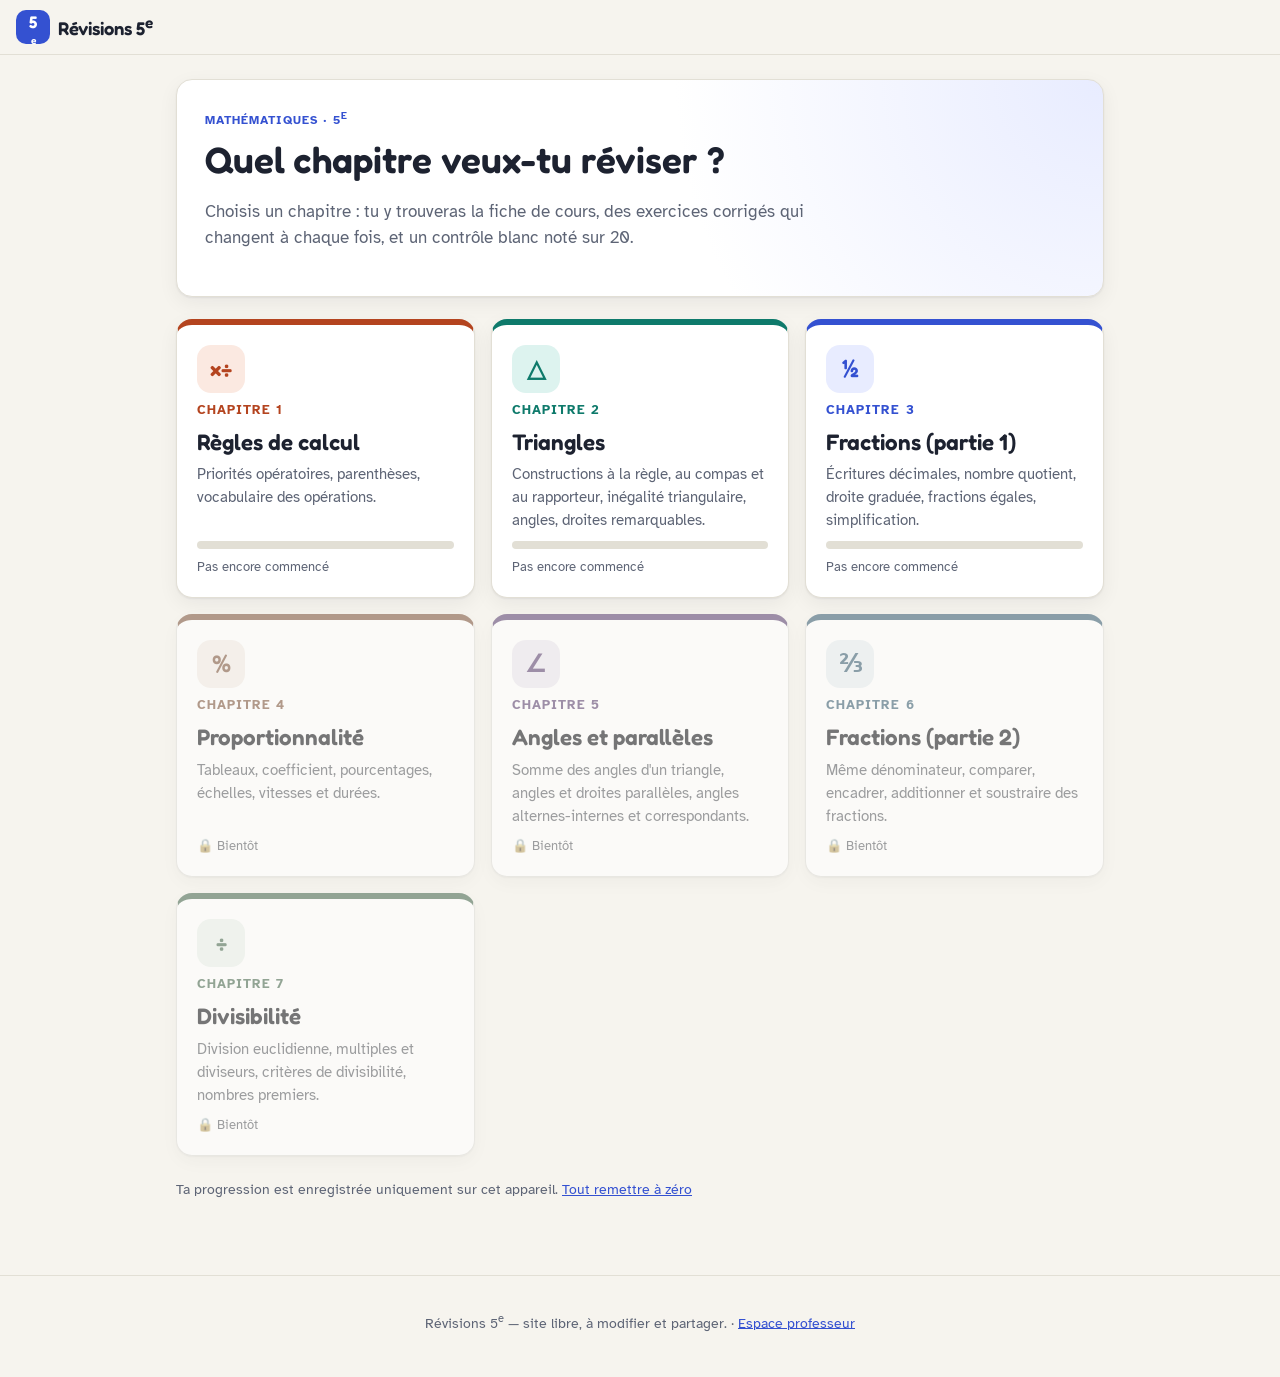
<file: index.html>
<!doctype html>
<html lang="fr">
<head>
  <meta charset="utf-8">
  <meta name="viewport" content="width=device-width, initial-scale=1">
  <title>Révisions 5e — Mathématiques</title>
  <meta name="description" content="Site de révision tout-en-un pour les élèves de 5e : règles de calcul, triangles, fractions. Fiches de cours et exercices corrigés.">
  <link rel="preconnect" href="https://fonts.googleapis.com">
  <link rel="preconnect" href="https://fonts.gstatic.com" crossorigin>
  <link href="https://fonts.googleapis.com/css2?family=Atkinson+Hyperlegible:wght@400;700&family=Fredoka:wght@500;600&display=swap" rel="stylesheet">
  <link rel="stylesheet" href="style.css?v=2026-10-29.1">
  <link rel="stylesheet" href="chapitres-5e.css?v=2026-10-29.1">
</head>
<body>

<header class="top">
  <a href="#/" class="logo"><span class="logo-mark" id="logo-mark">5<sup>e</sup></span><span>Révisions 5<sup>e</sup></span></a>
  <a href="#/" class="chap-pill" id="chap-pill" hidden></a>
  <nav id="nav" aria-label="Sections du chapitre"></nav>
</header>

<main>

  <!-- ===================================================== -->
  <!-- CHOIX DU CHAPITRE                                      -->
  <!-- ===================================================== -->
  <section class="page" data-ch="" data-p="accueil">
    <div class="hero">
      <p class="kicker">Mathématiques · 5<sup>e</sup></p>
      <h1>Quel chapitre veux-tu réviser ?</h1>
      <p class="lead">Choisis un chapitre : tu y trouveras la fiche de cours, des exercices corrigés qui changent à chaque fois, et un contrôle blanc noté sur 20.</p>
    </div>
    <div class="chapters" id="chapters"></div>
    <p class="small muted">Ta progression est enregistrée uniquement sur cet appareil.
      <button type="button" id="reset" class="linkbtn">Tout remettre à zéro</button></p>
  </section>

  <!-- ===================================================== -->
  <!-- CHAPITRE 1 : RÈGLES DE CALCUL                          -->
  <!-- ===================================================== -->
  <section class="page" data-ch="calculs" data-p="accueil" data-title="Accueil">
    <div class="hero">
      <p class="kicker">Chapitre 1</p>
      <h1>Règles de calcul</h1>
      <p class="lead">Priorités opératoires, parenthèses et vocabulaire des opérations. Relis la fiche, entraîne-toi, puis fais le contrôle blanc.</p>
      <div class="hero-actions"><a class="btn primary" href="#/calculs/fiche">Lire la fiche</a><a class="btn" href="#/calculs/controle">Faire le contrôle blanc</a></div>
    </div>
    <h2 class="section-title">Ta progression</h2>
    <div class="cards ch-cards"></div>
  </section>

  <section class="page" data-ch="calculs" data-p="fiche" data-title="Fiche">
    <h1>Fiche de révision — Règles de calcul</h1>
    <p class="lead">Les 6 règles à connaître pour calculer sans erreur, et le vocabulaire des opérations.</p>

    <article class="card">
      <h2><span class="badge">1</span> Calculs sans parenthèses</h2>
      <h3>Sans priorité</h3>
      <div class="rule"><b>Règle n°1 :</b> lorsqu'il n'y a que des additions et des soustractions, on effectue les calculs <b>de la gauche vers la droite</b>.</div>
      <div class="rule"><b>Règle n°2 :</b> lorsqu'il n'y a que des multiplications et des divisions, on effectue les calculs <b>de la gauche vers la droite</b>.</div>
      <div class="demos">
        <div class="calc-demo" data-name="A" data-expr="32 + 8 − 6 − 9"></div>
        <div class="calc-demo" data-name="B" data-expr="60 : 6 × 3 : 5"></div>
      </div>
      <h3>Avec priorité</h3>
      <div class="rule"><b>Règle n°3 :</b> la <b>multiplication</b> est prioritaire devant l'addition et la soustraction.</div>
      <div class="rule"><b>Règle n°4 :</b> la <b>division</b> est prioritaire devant l'addition et la soustraction.</div>
      <div class="demos">
        <div class="calc-demo" data-name="A" data-expr="5 + 3 × 7"></div>
        <div class="calc-demo" data-name="B" data-expr="4 + 12 : 3"></div>
        <div class="calc-demo" data-name="C" data-expr="50 − 4 + 3 × 6"></div>
        <div class="calc-demo" data-name="D" data-expr="5 × 8 − 12 : 4"></div>
      </div>
      <p class="warnbox"><b>Piège :</b> dans C = 50 − 4 + 3 × 6, on calcule d'abord 3 × 6, puis on fait 50 − 4 <b>avant</b> d'ajouter 18 (de gauche à droite).</p>
      <a class="btn small-btn" href="#/calculs/sans">S'entraîner →</a>
    </article>

    <article class="card">
      <h2><span class="badge">2</span> Calculs avec parenthèses</h2>
      <h3>Parenthèses simples</h3>
      <div class="rule"><b>Règle n°5 :</b> on commence toujours par effectuer les calculs <b>entre parenthèses</b>.</div>
      <div class="demos">
        <div class="calc-demo" data-name="A" data-expr="20 − (4 + 7) − 2"></div>
        <div class="calc-demo" data-name="B" data-expr="6 + 4 × (12 − 5)"></div>
      </div>
      <h3>Parenthèses imbriquées</h3>
      <div class="rule"><b>Règle n°6 :</b> on commence par effectuer les parenthèses <b>les plus intérieures</b>.</div>
      <div class="demos">
        <div class="calc-demo" data-name="A" data-expr="25 − (15 − (4 + 3))"></div>
        <div class="calc-demo" data-name="B" data-expr="(12 − (5 + 2)) × 4"></div>
      </div>
      <div class="tip">
        <b>À retenir — dans un calcul, on effectue dans l'ordre :</b>
        <ol class="tight">
          <li>les calculs entre parenthèses ;</li>
          <li>les multiplications et les divisions ;</li>
          <li>les additions et les soustractions.</li>
        </ol>
      </div>
      <a class="btn small-btn" href="#/calculs/parentheses">S'entraîner →</a>
    </article>

    <article class="card">
      <h2><span class="badge">3</span> Vocabulaire sur les opérations</h2>
      <div class="table-wrap">
        <table class="voc">
          <thead><tr><th>Calcul</th><th>Résultat</th><th>Les nombres s'appellent…</th></tr></thead>
          <tbody>
            <tr><td>7 + 3</td><td>la <b>somme</b> de 7 et de 3</td><td>7 et 3 sont les <b>termes</b></td></tr>
            <tr><td>12 − 4</td><td>la <b>différence</b> de 12 et de 4</td><td>12 et 4 sont les <b>termes</b></td></tr>
            <tr><td>6 × 4</td><td>le <b>produit</b> de 6 par 4</td><td>6 et 4 sont les <b>facteurs</b></td></tr>
            <tr><td>20 : 5</td><td>le <b>quotient</b> de 20 par 5</td><td>20 est le <b>dividende</b>, 5 est le <b>diviseur</b></td></tr>
          </tbody>
        </table>
      </div>
      <div class="rule"><b>Propriété :</b> dans un calcul, c'est la <b>dernière opération effectuée</b> qui dit s'il s'agit d'une somme, d'une différence, d'un produit ou d'un quotient.</div>
      <h3>Traduire un calcul par une phrase</h3>
      <ul class="checklist">
        <li>A = 25 + 4 × 3 : la dernière opération est une addition.<br>A est <b>la somme</b> de 25 et du produit de 4 par 3.</li>
        <li>B = (5 + 3) × 4 : la dernière opération est une multiplication.<br>B est <b>le produit</b> de la somme de 5 et de 3 par 4.</li>
        <li>C = 18 : (7 − 1) : la dernière opération est une division.<br>C est <b>le quotient</b> de 18 par la différence de 7 et de 1.</li>
      </ul>
      <h3>Traduire une phrase par un calcul</h3>
      <p class="example">D est la différence de 40 et de la somme de 5 et de 8, donc D = 40 − (5 + 8).</p>
      <a class="btn small-btn" href="#/calculs/vocabulaire">S'entraîner →</a>
    </article>
  </section>

  <section class="page" data-ch="calculs" data-p="sans" data-title="Sans parenthèses">
    <h1>Calculs sans parenthèses</h1>
    <p class="lead">Calcule et écris le résultat. La correction te montre chaque étape et la règle utilisée.</p>
    <div class="grid2">
      <div><h2 class="ex-title">Sans priorité (règles 1 et 2)</h2><div class="exercise" data-gen="c-sans"></div></div>
      <div><h2 class="ex-title">Avec priorité (règles 3 et 4)</h2><div class="exercise" data-gen="c-prio"></div></div>
    </div>
  </section>

  <section class="page" data-ch="calculs" data-p="parentheses" data-title="Avec parenthèses">
    <h1>Calculs avec parenthèses</h1>
    <p class="lead">Commence toujours par les parenthèses, et par les plus intérieures s'il y en a plusieurs.</p>
    <div class="grid2">
      <div><h2 class="ex-title">Parenthèses simples (règle 5)</h2><div class="exercise" data-gen="c-par"></div></div>
      <div><h2 class="ex-title">Parenthèses imbriquées (règle 6)</h2><div class="exercise" data-gen="c-imb"></div></div>
    </div>
  </section>

  <section class="page" data-ch="calculs" data-p="ordre" data-title="Par où commencer ?">
    <h1>Par où commencer ?</h1>
    <p class="lead">Avant de calculer, il faut savoir quelle opération faire en premier. Clique sur la bonne opération.</p>
    <div class="exercise" data-gen="c-first"></div>
  </section>

  <section class="page" data-ch="calculs" data-p="vocabulaire" data-title="Vocabulaire">
    <h1>Vocabulaire des opérations</h1>
    <p class="lead">Somme, différence, produit, quotient… et traduire un calcul en phrase (ou l'inverse).</p>
    <div class="grid2">
      <div><h2 class="ex-title">Les mots à connaître</h2><div class="exercise" data-gen="c-mot"></div></div>
      <div><h2 class="ex-title">Somme, différence, produit ou quotient ?</h2><div class="exercise" data-gen="c-derniere"></div></div>
    </div>
    <h2 class="ex-title">Traduire une phrase par un calcul</h2>
    <div class="exercise" data-gen="c-phrase"></div>
    <h2 class="ex-title">Traduire un calcul par une phrase</h2>
    <div class="exercise" data-gen="c-traduire"></div>
  </section>

  <section class="page" data-ch="calculs" data-p="erreurs" data-title="Mes erreurs">
    <h1>Mes erreurs — Règles de calcul</h1>
    <p class="lead">Les types de questions que tu as ratés reviennent ici. Un point faible disparaît après 2 réussites d'affilée sans indice.</p>
    <div class="weak-summary"></div>
    <div class="exercise" data-weak="calculs"></div>
  </section>

  <section class="page" data-ch="calculs" data-p="controle" data-title="Contrôle blanc" data-exam="1">
    <h1>Contrôle blanc — Règles de calcul</h1>
    <p class="lead">10 questions qui mélangent tous les savoir-faire. Une seule tentative par question, comme le jour du devoir !</p>
    <div class="exercise exam" data-exam="calculs"></div>
  </section>

  <!-- ===================================================== -->
  <!-- CHAPITRE 2 : TRIANGLES                                 -->
  <!-- ===================================================== -->
  <section class="page" data-ch="triangles" data-p="accueil" data-title="Accueil">
    <div class="hero">
      <p class="kicker">Chapitre 2</p>
      <h1>Triangles</h1>
      <p class="lead">Constructions à la règle, au compas et au rapporteur, inégalité triangulaire, somme des angles et droites remarquables.</p>
      <div class="hero-actions"><a class="btn primary" href="#/triangles/fiche">Lire la fiche</a><a class="btn" href="#/triangles/construire">Construire des triangles</a></div>
    </div>
    <h2 class="section-title">Ta progression</h2>
    <div class="cards ch-cards"></div>
  </section>

  <section class="page" data-ch="triangles" data-p="fiche" data-title="Fiche">
    <h1>Fiche de révision — Triangles</h1>
    <p class="lead">Les trois constructions, les deux propriétés des triangles et les droites remarquables.</p>

    <article class="card">
      <h2><span class="badge">1</span> Construire un triangle</h2>

      <h3>On connaît les trois côtés</h3>
      <p class="example">Tracer le triangle ABC tel que AB = 5 cm, AC = 4 cm et BC = 6 cm.</p>
      <div class="fig-row">
        <ol class="steps">
          <li>À la règle, trace le segment [AB] de 5 cm.</li>
          <li>Au compas, trace un arc de cercle de centre A et de rayon 4 cm.</li>
          <li>Trace un arc de cercle de centre B et de rayon 6 cm.</li>
          <li>Les deux arcs se coupent en C. Trace [AC] et [BC].</li>
        </ol>
        <div class="fig-box" data-fig="ex-3c"></div>
      </div>

      <h3>On connaît deux côtés et l'angle compris entre eux</h3>
      <p class="example">Tracer le triangle RST tel que RT = 6 cm, ST = 4 cm et <span class="ang">RTS</span> = 70°.</p>
      <div class="fig-row">
        <ol class="steps">
          <li>Trace le segment [RT] de 6 cm.</li>
          <li>Place le centre du rapporteur sur T et le 0° sur [TR]. Repère 70° et trace la demi-droite.</li>
          <li>Sur cette demi-droite, place S à 4 cm de T.</li>
          <li>Trace [RS].</li>
        </ol>
        <div class="fig-box" data-fig="ex-2c1a"></div>
      </div>

      <h3>On connaît un côté et les deux angles adjacents</h3>
      <p class="example">Tracer le triangle EFG tel que EF = 7 cm, <span class="ang">FEG</span> = 110° et <span class="ang">EFG</span> = 40°.</p>
      <div class="fig-row">
        <ol class="steps">
          <li>Trace le segment [EF] de 7 cm.</li>
          <li>Rapporteur centré sur E, 0° sur [EF] : trace la demi-droite à 110°.</li>
          <li>Rapporteur centré sur F, 0° sur [FE] : trace la demi-droite à 40°, du même côté.</li>
          <li>Les deux demi-droites se coupent en G.</li>
        </ol>
        <div class="fig-box" data-fig="ex-1c2a"></div>
      </div>
      <a class="btn small-btn" href="#/triangles/construire">S'entraîner à construire →</a>
    </article>

    <article class="card">
      <h2><span class="badge">2</span> Inégalité triangulaire et somme des angles</h2>
      <div class="rule"><b>Inégalité triangulaire :</b> dans un triangle, la longueur de chaque côté est toujours <b>inférieure</b> à la somme des longueurs des deux autres côtés. Dans un triangle ABC :
        <p class="center">AB &lt; AC + CB &nbsp;;&nbsp; AC &lt; AB + BC &nbsp;;&nbsp; BC &lt; BA + AC</p></div>
      <div class="rule"><b>Somme des angles :</b> dans tout triangle, la <b>somme des mesures des trois angles</b> est égale à <b>180°</b>.</div>
      <div class="warnbox"><b>Remarques :</b>
        <ul class="tight">
          <li>Si une longueur est <b>égale</b> à la somme des deux autres (ex. AB = AC + CB), le triangle est dit <b>aplati</b> (les points sont alignés).</li>
          <li>Si un triangle ne respecte pas l'une de ces deux propriétés, alors il <b>n'existe pas</b> (on ne peut pas le construire).</li>
        </ul>
      </div>
      <p class="example"><b>Méthode :</b> pour savoir si un triangle est constructible, on compare la <b>plus grande</b> longueur à la somme des deux autres.<br>
        Avec 4 cm, 5 cm et 8 cm : 4 + 5 = 9 et 8 &lt; 9, donc le triangle existe.</p>
      <p class="example">Dans ABC, <span class="ang">BAC</span> = 50° et <span class="ang">ABC</span> = 70°, donc <span class="ang">ACB</span> = 180° − 50° − 70° = 60°.</p>
      <a class="btn small-btn" href="#/triangles/proprietes">S'entraîner →</a>
    </article>

    <article class="card">
      <h2><span class="badge">3</span> Droites remarquables et points de concours</h2>
      <div class="remarkable">
        <div class="rem-col">
          <h3>Médiatrices</h3>
          <p>Droite <b>perpendiculaire à un côté</b> et qui passe par <b>son milieu</b>.</p>
          <div class="fig-box" data-fig="rem-mediatrices"></div>
          <p class="small">Les trois médiatrices sont concourantes. Leur point de concours O est le <b>centre du cercle circonscrit</b> au triangle.</p>
        </div>
        <div class="rem-col">
          <h3>Hauteurs</h3>
          <p>Droite qui passe par <b>un sommet</b> et qui est <b>perpendiculaire au côté opposé</b>.</p>
          <div class="fig-box" data-fig="rem-hauteurs"></div>
          <p class="small">Les trois hauteurs sont concourantes. Leur point de concours H est l'<b>orthocentre</b> du triangle.</p>
        </div>
        <div class="rem-col">
          <h3>Médianes</h3>
          <p>Droite qui passe par <b>un sommet</b> et par <b>le milieu du côté opposé</b>.</p>
          <div class="fig-box" data-fig="rem-medianes"></div>
          <p class="small">Les trois médianes sont concourantes. Leur point de concours G est le <b>centre de gravité</b> du triangle.</p>
        </div>
      </div>
      <div class="rule"><b>Propriété :</b> tous les points situés sur la médiatrice de [AB] sont <b>équidistants</b> (à égale distance) de A et de B.</div>
      <a class="btn small-btn" href="#/triangles/droites">S'entraîner →</a>
    </article>
  </section>

  <section class="page" data-ch="triangles" data-p="construire" data-title="Construire">
    <h1>Construire des triangles</h1>
    <p class="lead">Utilise les instruments comme sur ta feuille. Quand ta figure est finie, clique sur « Vérifier ».</p>
    <details class="howto">
      <summary>Comment utiliser les instruments ?</summary>
      <ul>
        <li><b>Nom du point :</b> choisis la lettre dans « Prochain point » <b>avant</b> de placer un point.</li>
        <li><b>📏 Règle :</b> clique sur le point de départ, puis à l'arrivée. La longueur s'affiche au millimètre.</li>
        <li><b>◯ Compas :</b> clique sur le centre, puis écarte le compas : le rayon s'affiche. Clique pour tracer.</li>
        <li><b>◠ Rapporteur :</b> clique sur le sommet de l'angle, puis sur un point du côté de départ (le 0°), puis tourne jusqu'à la bonne mesure et clique.</li>
        <li><b>● Point :</b> se place exactement sur les intersections (arcs, demi-droites…).</li>
        <li><b>⊥ Équerre :</b> clique sur une droite ou un segment, puis sur un point : la perpendiculaire est tracée.</li>
        <li><b>✋ Déplacer :</b> si ta figure sort du cadre, fais glisser la feuille pour la ramener au centre.</li>
        <li>Les boutons <b>−</b> et <b>+</b> ajustent ton dernier tracé (longueur, rayon ou angle). <b>↶ Annuler</b> efface ton dernier tracé.</li>
        <li>Sur téléphone, tu peux aussi faire glisser ton doigt du départ jusqu'à l'arrivée.</li>
      </ul>
    </details>
    <div class="mode-row" role="group" aria-label="Type de construction">
      <span class="small muted">Type :</span>
      <button type="button" class="chip mode on" data-mode="">Au hasard</button>
      <button type="button" class="chip mode" data-mode="3c">3 côtés</button>
      <button type="button" class="chip mode" data-mode="2c1a">2 côtés et 1 angle</button>
      <button type="button" class="chip mode" data-mode="1c2a">1 côté et 2 angles</button>
    </div>
    <div class="exercise" data-gen="t-construire"></div>
  </section>

  <section class="page" data-ch="triangles" data-p="proprietes" data-title="Inégalité et angles">
    <h1>Inégalité triangulaire et somme des angles</h1>
    <p class="lead">Compare la plus grande longueur à la somme des deux autres. Et souviens-toi : 180° en tout !</p>
    <div class="grid2">
      <div><h2 class="ex-title">Le triangle existe-t-il ?</h2><div class="exercise" data-gen="t-ineg"></div></div>
      <div><h2 class="ex-title">Somme des angles</h2><div class="exercise" data-gen="t-angles"></div></div>
    </div>
  </section>

  <section class="page" data-ch="triangles" data-p="droites" data-title="Droites remarquables">
    <h1>Droites remarquables</h1>
    <p class="lead">Médiatrices, hauteurs, médianes : reconnais-les, puis trace-les.</p>
    <div class="grid2">
      <div><h2 class="ex-title">Reconnaître</h2><div class="exercise" data-gen="t-droites"></div></div>
      <div><h2 class="ex-title">Propriété de la médiatrice</h2><div class="exercise" data-gen="t-prop"></div></div>
    </div>
    <h2 class="ex-title">Tracer la médiatrice d'un segment</h2>
    <div class="exercise" data-gen="t-trace-med"></div>
    <h2 class="ex-title">Tracer une hauteur ou une médiane</h2>
    <div class="exercise" data-gen="t-trace-droite"></div>
  </section>

  <section class="page" data-ch="triangles" data-p="erreurs" data-title="Mes erreurs">
    <h1>Mes erreurs — Triangles</h1>
    <p class="lead">Les types de questions que tu as ratés reviennent ici. Un point faible disparaît après 2 réussites d'affilée sans indice.</p>
    <div class="weak-summary"></div>
    <div class="exercise" data-weak="triangles"></div>
  </section>

  <section class="page" data-ch="triangles" data-p="controle" data-title="Contrôle blanc" data-exam="1">
    <h1>Contrôle blanc — Triangles</h1>
    <p class="lead">10 questions, dont des constructions. Une seule tentative par question !</p>
    <div class="exercise exam" data-exam="triangles"></div>
  </section>

  <!-- ===================================================== -->
  <!-- CHAPITRE 3 : FRACTIONS (PARTIE 1)                      -->
  <!-- ===================================================== -->
  <section class="page" data-ch="fractions" data-p="accueil" data-title="Accueil">
    <div class="hero">
      <p class="kicker">Chapitre 3</p>
      <h1>Fractions (partie 1)</h1>
      <p class="lead">Relis la fiche, entraîne-toi sur chaque savoir-faire avec des exercices qui changent à chaque fois, puis teste-toi avec le contrôle blanc.</p>
      <div class="hero-actions"><a class="btn primary" href="#/fractions/fiche">Lire la fiche</a><a class="btn" href="#/fractions/controle">Faire le contrôle blanc</a></div>
    </div>
    <h2 class="section-title">Ta progression</h2>
    <div class="cards ch-cards"></div>
  </section>

  <section class="page" data-ch="fractions" data-p="fiche" data-title="Fiche">
    <h1>Fiche de révision — Fractions</h1>
    <p class="lead">Tous les savoir-faire à maîtriser pour réussir l'évaluation, avec leurs exemples.</p>

    <article class="card">
      <h2><span class="badge">1</span> Automatismes et tables</h2>
      <h3>Tables de multiplication</h3>
      <p>Connaître ses tables par cœur sert à simplifier ou à trouver des fractions égales.</p>
      <p class="example">7 × 8 = 56, donc si l'on divise 56 par 7, on obtient directement 8 : [[56|7]] = 8.</p>
      <h3>Écritures décimales à connaître par cœur</h3>
      <div class="memo">
        <div>[[1|2]] = 0,5</div><div>[[1|4]] = 0,25</div><div>[[3|4]] = 0,75</div>
        <div>[[3|2]] = 1,5</div><div>[[4|2]] = 2</div><div>[[5|2]] = 2,5</div>
        <div>[[1|10]] = 0,1</div><div>[[100|100]] = 1</div><div>[[7|1]] = 7</div>
      </div>
      <a class="btn small-btn" href="#/fractions/automatismes">S'entraîner →</a>
    </article>

    <article class="card">
      <h2><span class="badge">2</span> Sens des fractions et opérations</h2>
      <h3>Multiplications à trou (nombre quotient)</h3>
      <p>[[7|3]] est le nombre qui, multiplié par 3, donne 7.</p>
      <p class="example">3 × … = 7 se résout en écrivant la fraction [[7|3]].<br>
        On vérifie avec l'opération inverse : 3 × [[7|3]] = 7.</p>
      <p class="tip"><b>Méthode :</b> a × … = b &nbsp;→&nbsp; la réponse est [[b|a]].</p>
      <a class="btn small-btn" href="#/fractions/quotient">S'entraîner →</a>

      <h3>Lire et placer sur une droite graduée</h3>
      <ol>
        <li>Repère l'unité : l'écart entre 0 et 1.</li>
        <li>Compte en combien de parts égales l'unité est partagée : c'est le dénominateur (2 → demis, 4 → quarts, 10 → dixièmes).</li>
        <li>Compte les graduations à partir de 0 : vers la droite pour les nombres positifs, vers la gauche pour les négatifs.</li>
      </ol>
      <p class="example">Exercice type : placer sur une même droite les nombres [[9|4]] ; 0,25 ; −0,75 ; [[5|4]] ; 2,75 ; [[5|2]] ; −1,25.</p>
      <div id="fiche-droite" class="nl"></div>
      <div id="fiche-legende" class="legend"></div>
      <a class="btn small-btn" href="#/fractions/droite">S'entraîner →</a>
    </article>

    <article class="card">
      <h2><span class="badge">3</span> Fractions égales et simplifications</h2>
      <h3>Reconnaître des fractions égales</h3>
      <p>On obtient une fraction égale en <b>multipliant</b> ou en <b>divisant</b> le numérateur <b>et</b> le dénominateur par un même nombre non nul.</p>
      <p class="example">Dans la liste [[28|6]] ; [[7|3]] ; [[140|60]] ; [[15|7]] ; [[56|24]], les fractions égales à [[14|6]] sont :</p>
      <ul class="checklist">
        <li>[[7|3]] car on simplifie [[14|6]] par 2 : [[14 ÷ 2|6 ÷ 2]] = [[7|3]]</li>
        <li>[[140|60]] car on multiplie en haut et en bas par 10 : [[14 × 10|6 × 10]] = [[140|60]]</li>
        <li>[[56|24]] car on multiplie en haut et en bas par 4 : [[14 × 4|6 × 4]] = [[56|24]]</li>
      </ul>
      <p class="warnbox"><b>Pièges :</b> [[28|6]] n'est pas égale (on a multiplié seulement le numérateur) ;
        [[15|7]] non plus (ajouter 1 en haut et en bas ne donne pas une fraction égale).</p>
      <a class="btn small-btn" href="#/fractions/egales">S'entraîner →</a>

      <h3>Simplifier une fraction</h3>
      <p>Simplifier, c'est diviser le numérateur et le dénominateur par un même nombre. On simplifie <b>au maximum</b>, jusqu'à ne plus pouvoir.</p>
      <p class="example">[[39|12]] : on divise par 3 en haut et en bas → [[39 ÷ 3|12 ÷ 3]] = [[13|4]].</p>
      <p class="tip"><b>Aide :</b> un nombre est divisible par 2 s'il est pair, par 5 s'il finit par 0 ou 5,
        par 3 si la somme de ses chiffres est dans la table de 3 (39 : 3 + 9 = 12 ✔).</p>
      <a class="btn small-btn" href="#/fractions/simplifier">S'entraîner →</a>

      <h3>Formes multiples d'un même nombre</h3>
      <p>Un même nombre peut s'écrire en écriture décimale, en fraction, ou comme somme d'un entier et d'une fraction.</p>
      <p class="example">1,2 = [[12|10]] = [[6|5]] = 1 + [[1|5]] = [[120|100]]</p>
      <a class="btn small-btn" href="#/fractions/formes">S'entraîner →</a>
    </article>
  </section>

  <section class="page" data-ch="fractions" data-p="automatismes" data-title="Automatismes">
    <h1>Automatismes</h1>
    <p class="lead">Réponds vite et juste : ces réflexes font gagner du temps pendant le devoir.</p>
    <div class="grid2">
      <div><h2 class="ex-title">Tables de multiplication</h2><div class="exercise" data-gen="tables"></div></div>
      <div><h2 class="ex-title">Fractions usuelles ↔ décimaux</h2><div class="exercise" data-gen="decimal"></div></div>
    </div>
  </section>

  <section class="page" data-ch="fractions" data-p="quotient" data-title="Nombre quotient">
    <h1>Multiplications à trou</h1>
    <p class="lead">Trouve le nombre manquant sous forme de fraction. Rappel : a × … = b → la réponse est la fraction <i>b</i> sur <i>a</i>.
      Tape ta fraction avec une barre : <code>7/3</code>.</p>
    <div class="exercise" data-gen="quotient"></div>
  </section>

  <section class="page" data-ch="fractions" data-p="droite" data-title="Droite graduée">
    <h1>Droite graduée</h1>
    <p class="lead">Repère l'unité, compte les parts, puis lis ou place le nombre.</p>
    <h2 class="ex-title">Lire une abscisse</h2>
    <div class="exercise" data-gen="lire"></div>
    <h2 class="ex-title">Placer un nombre</h2>
    <div class="exercise" data-gen="placer"></div>
  </section>

  <section class="page" data-ch="fractions" data-p="egales" data-title="Fractions égales">
    <h1>Fractions égales</h1>
    <p class="lead">Coche toutes les fractions égales à celle de l'énoncé. Cherche par quel nombre on a multiplié ou divisé le numérateur <b>et</b> le dénominateur.</p>
    <div class="exercise" data-gen="egales"></div>
  </section>

  <section class="page" data-ch="fractions" data-p="simplifier" data-title="Simplifier">
    <h1>Simplifier une fraction</h1>
    <p class="lead">Simplifie au maximum. Tu peux le faire en plusieurs étapes au brouillon, mais écris seulement le résultat final.</p>
    <div class="exercise" data-gen="simplifier"></div>
  </section>

  <section class="page" data-ch="fractions" data-p="formes" data-title="Formes multiples">
    <h1>Formes multiples d'un nombre</h1>
    <p class="lead">Écris le même nombre de trois façons différentes, comme 1,2 = [[12|10]] = [[6|5]] = 1 + [[1|5]].</p>
    <div class="exercise" data-gen="formes"></div>
  </section>

  <section class="page" data-ch="fractions" data-p="erreurs" data-title="Mes erreurs">
    <h1>Mes erreurs — Fractions</h1>
    <p class="lead">Les types de questions que tu as ratés reviennent ici. Un point faible disparaît après 2 réussites d'affilée sans indice.</p>
    <div class="weak-summary"></div>
    <div class="exercise" data-weak="fractions"></div>
  </section>

  <section class="page" data-ch="fractions" data-p="controle" data-title="Contrôle blanc" data-exam="1">
    <h1>Contrôle blanc — Fractions</h1>
    <p class="lead">10 questions qui mélangent tous les savoir-faire. Une seule tentative par question, comme le jour du devoir !</p>
    <div class="exercise exam" data-exam="fractions"></div>
  </section>

  <!-- ===================================================== -->
  <!-- CHAPITRE 4 : PROPORTIONNALITÉ                          -->
  <!-- ===================================================== -->
  <section class="page" data-ch="proportionnalite" data-p="accueil" data-title="Accueil">
    <div class="hero">
      <p class="kicker">Chapitre 4</p>
      <h1>Proportionnalité (partie 1)</h1>
      <p class="lead">Tableaux, coefficient, pourcentages, échelles, durées et vitesses. Relis la fiche, entraîne-toi, puis fais le contrôle blanc.</p>
      <div class="hero-actions"><a class="btn primary" href="#/proportionnalite/fiche">Lire la fiche</a><a class="btn" href="#/proportionnalite/controle">Faire le contrôle blanc</a></div>
    </div>
    <h2 class="section-title">Ta progression</h2>
    <div class="cards ch-cards"></div>
  </section>

  <section class="page" data-ch="proportionnalite" data-p="fiche" data-title="Fiche">
    <h1>Fiche de révision — Proportionnalité</h1>
    <p class="lead">Tout ce qu'il faut savoir pour réussir l'évaluation, avec des exemples.</p>

    <article class="card">
      <h2><span class="badge">1</span> Tableau de proportionnalité et coefficient</h2>
      <p>Dorian court toujours à la même vitesse : quand la distance est multipliée par 2, le temps est multiplié par 2 ; par 3, multiplié par 3.</p>
      <table class="ptab"><tr><th>Distance (km)</th><td>2</td><td>4</td><td>6</td></tr><tr><th>Temps (min)</th><td>20</td><td>40</td><td>60</td></tr></table>
      <p class="rule"><b>Propriété.</b> Dans un tableau de proportionnalité, on obtient les nombres de la 2<sup>e</sup> ligne en multipliant ceux de la 1<sup>re</sup> ligne par <b>un même nombre</b> : le <b>coefficient de proportionnalité</b> (ici 10).</p>
      <h3>Reconnaître un tableau de proportionnalité</h3>
      <p>On divise chaque nombre de la 2<sup>e</sup> ligne par celui de la 1<sup>re</sup>. Si tous les quotients sont égaux, c'est un tableau de proportionnalité.</p>
      <p class="example">3,2 → 22,4 ; 1,3 → 9,1 ; 5,4 → 37,8 : 22,4 : 3,2 = 7 ; 9,1 : 1,3 = 7 ; 37,8 : 5,4 = 7. Oui, le coefficient est 7.<br>
        0,8 → 2,4 ; 1,5 → 4,5 ; 1,25 → 3,9 : 3 ; 3 ; 3,12. Non : un quotient est différent.</p>
      <p class="warnbox"><b>Piège :</b> passer de 2 à 5 puis de 4 à 7 (on ajoute 3 chaque fois) n'est <b>pas</b> de la proportionnalité.</p>
      <h3>Compléter un tableau</h3>
      <p class="example">3 → 4,5 et 4 → ? : coefficient 4,5 : 3 = 1,5, donc ? = 4 × 1,5 = 6.<br>
        15 → 18 et ? → 24 : coefficient 18 : 15 = 1,2. Pour revenir en arrière on <b>divise</b> : ? = 24 : 1,2 = 20.</p>
      <a class="btn small-btn" href="#/proportionnalite/tableaux">S'entraîner →</a>
    </article>

    <article class="card">
      <h2><span class="badge">2</span> Résoudre un problème : quatre méthodes</h2>
      <p class="example">4 places de cinéma coûtent 28 €. Combien coûtent 6 places ?</p>
      <div class="memo">
        <div><b>Coefficient</b><br>28 : 4 = 7<br>6 × 7 = 42 €</div>
        <div><b>Multiplication</b><br>6 : 4 = 1,5<br>28 × 1,5 = 42 €</div>
        <div><b>Addition</b><br>4 + 2 = 6<br>28 + 14 = 42 €</div>
        <div><b>Passage à l'unité</b><br>28 : 4 = 7 € la place<br>6 × 7 = 42 €</div>
      </div>
      <p class="tip"><b>Conseil :</b> écris toujours un tableau, puis choisis la méthode la plus simple avec les nombres de l'énoncé. Si le résultat n'est pas « rond », pense au passage à l'unité.</p>
      <a class="btn small-btn" href="#/proportionnalite/problemes">S'entraîner →</a>
    </article>

    <article class="card">
      <h2><span class="badge">3</span> Pourcentages</h2>
      <p class="rule">Un pourcentage est une fraction de dénominateur 100 : 72 % = [[72|100]] = 0,72.</p>
      <h3>Appliquer un pourcentage</h3>
      <p class="example">72 % de 9 000 billets : [[72|100]] × 9 000 = 0,72 × 9 000 = 6 480 billets.</p>
      <p class="tip"><b>À connaître :</b> 50 % = la moitié ; 25 % = le quart ; 10 % = diviser par 10 ; 1 % = diviser par 100.</p>
      <h3>Calculer un pourcentage</h3>
      <p class="example">351 demi-pensionnaires sur 650 élèves : [[351|650]] = 0,54 = [[54|100]] = 54 %.</p>
      <h3>Prix après une réduction</h3>
      <p class="example">Un article à 80 € avec 30 % de réduction : réduction = 0,3 × 80 = 24 € ; nouveau prix = 80 − 24 = 56 €.</p>
      <a class="btn small-btn" href="#/proportionnalite/pourcentages">S'entraîner →</a>
    </article>

    <article class="card">
      <h2><span class="badge">4</span> Échelles, durées et vitesses</h2>
      <h3>Échelles</h3>
      <p class="rule">Une carte à l'échelle [[1|1 000]] : <b>1 cm</b> sur la carte représente <b>1 000 cm</b> dans la réalité.</p>
      <p class="example"><b>Appliquer :</b> 8,3 cm sur la carte → 8,3 × 1 000 = 8 300 cm = 83 m.<br>
        <b>Calculer :</b> un bateau de 25 m (= 2 500 cm) représenté par 10 cm : 1 cm → 2 500 : 10 = 250 cm. L'échelle est [[1|250]].</p>
      <p class="warnbox"><b>Piège :</b> toujours mettre les longueurs dans la <b>même unité</b> avant de calculer (1 m = 100 cm ; 1 km = 100 000 cm).</p>
      <h3>Durées et vitesses</h3>
      <p>1 h = 60 min ; ½ h = 30 min ; ¼ h = 15 min ; ¾ h = 45 min. <b>1 h 30 min = 90 min</b>, pas « 1,30 h ».</p>
      <p class="example">Un athlète parcourt 12 km en trois quarts d'heure (45 min). En 1 h (60 min) : coefficient 45 : 12 = 3,75 ; 60 : 3,75 = 16 km.</p>
      <a class="btn small-btn" href="#/proportionnalite/echelles">S'entraîner →</a>
    </article>
  </section>

  <section class="page" data-ch="proportionnalite" data-p="tableaux" data-title="Tableaux">
    <h1>Tableaux de proportionnalité</h1>
    <p class="lead">Reconnaître un tableau de proportionnalité, trouver son coefficient, le compléter.</p>
    <h2 class="ex-title">Est-ce de la proportionnalité ?</h2>
    <div class="exercise" data-gen="p-reconnaitre"></div>
    <h2 class="ex-title">Trouver le coefficient</h2>
    <div class="exercise" data-gen="p-coef"></div>
    <h2 class="ex-title">Compléter un tableau</h2>
    <div class="exercise" data-gen="p-completer"></div>
  </section>

  <section class="page" data-ch="proportionnalite" data-p="problemes" data-title="Problèmes">
    <h1>Problèmes de proportionnalité</h1>
    <p class="lead">Écris un tableau et choisis ta méthode : coefficient, multiplication, addition ou passage à l'unité.</p>
    <div class="exercise" data-gen="p-probleme"></div>
  </section>

  <section class="page" data-ch="proportionnalite" data-p="pourcentages" data-title="Pourcentages">
    <h1>Pourcentages</h1>
    <p class="lead">Appliquer un pourcentage à une quantité, calculer un pourcentage, calculer un prix après réduction.</p>
    <h2 class="ex-title">Appliquer un pourcentage</h2>
    <div class="exercise" data-gen="p-pct-appliquer"></div>
    <h2 class="ex-title">Calculer un pourcentage</h2>
    <div class="exercise" data-gen="p-pct-calculer"></div>
    <h2 class="ex-title">Prix après une réduction</h2>
    <div class="exercise" data-gen="p-solde"></div>
  </section>

  <section class="page" data-ch="proportionnalite" data-p="echelles" data-title="Échelles et vitesses">
    <h1>Échelles, durées et vitesses</h1>
    <p class="lead">Les échelles sont des tableaux de proportionnalité : pense aux unités.</p>
    <h2 class="ex-title">Appliquer une échelle</h2>
    <div class="exercise" data-gen="p-echelle-app"></div>
    <h2 class="ex-title">Calculer une échelle</h2>
    <div class="exercise" data-gen="p-echelle-calc"></div>
    <h2 class="ex-title">Durées et distances</h2>
    <div class="exercise" data-gen="p-vitesse"></div>
    <h2 class="ex-title">Convertir une durée</h2>
    <div class="exercise" data-gen="p-duree"></div>
  </section>

  <section class="page" data-ch="proportionnalite" data-p="erreurs" data-title="Mes erreurs">
    <h1>Mes erreurs — Proportionnalité</h1>
    <p class="lead">Les types de questions que tu as ratés reviennent ici. Un point faible disparaît après 2 réussites d'affilée sans indice.</p>
    <div class="weak-summary"></div>
    <div class="exercise" data-weak="proportionnalite"></div>
  </section>

  <section class="page" data-ch="proportionnalite" data-p="controle" data-title="Contrôle blanc" data-exam="1">
    <h1>Contrôle blanc — Proportionnalité</h1>
    <p class="lead">10 questions qui mélangent tous les savoir-faire. Une seule tentative par question, comme le jour du devoir !</p>
    <div class="exercise exam" data-exam="proportionnalite"></div>
  </section>

  <!-- ===================================================== -->
  <!-- CHAPITRE 5 : ANGLES ET PARALLÈLES -->
  <!-- ===================================================== -->
  <section class="page" data-ch="angles" data-p="accueil" data-title="Accueil">
    <div class="hero">
      <p class="kicker">Chapitre 5</p>
      <h1>Angles et parallèles</h1>
      <p class="lead">Somme des angles d'un triangle, triangles particuliers, angles et droites parallèles. Relis la fiche, entraîne-toi, puis fais le contrôle blanc.</p>
      <div class="hero-actions"><a class="btn primary" href="#/angles/fiche">Lire la fiche</a><a class="btn" href="#/angles/controle">Faire le contrôle blanc</a></div>
    </div>
    <h2 class="section-title">Ta progression</h2>
    <div class="cards ch-cards"></div>
  </section>

  <section class="page" data-ch="angles" data-p="fiche" data-title="Fiche">
    <h1>Fiche de révision — Angles et parallèles</h1>
    <p class="lead">Tout ce qu'il faut savoir pour réussir l'évaluation, avec des exemples.</p>

    <article class="card">
      <h2><span class="badge">1</span> Somme des angles d'un triangle</h2>
      <div class="fig5 small"><svg viewBox="0 0 340 175" width="300" role="img" aria-label="Triangle ABC"><polygon class="ln" points="40,140 300,140 215,28"/><text x="32" y="154" text-anchor="end" font-size="17" font-weight="700">A</text><text x="308" y="154" font-size="17" font-weight="700">B</text><text x="215" y="18" text-anchor="middle" font-size="17" font-weight="700">C</text><text x="76" y="132" text-anchor="middle" font-size="15">Â</text><text x="262" y="132" text-anchor="middle" font-size="15">B̂</text><text x="215" y="68" text-anchor="middle" font-size="15">Ĉ</text></svg></div>
      <p class="rule"><b>Propriété.</b> Dans un triangle, la somme des mesures des trois angles est égale à <b>180°</b> : Â + B̂ + Ĉ = 180°.</p>
      <p class="example">Un triangle a des angles de 52° et 75°. Le troisième : 180 − (52 + 75) = 180 − 127 = 53°.</p>
      <p class="warnbox"><b>Piège :</b> ajoute d'abord les deux angles connus, puis retire le total à 180. Ne t'arrête pas à la somme.</p>
      <a class="btn small-btn" href="#/angles/triangles">S'entraîner →</a>
    </article>

    <article class="card">
      <h2><span class="badge">2</span> Triangles particuliers</h2>
      <ul>
        <li><b>Triangle rectangle</b> : un angle de 90°. Les deux autres angles (aigus) ont pour somme 90°.</li>
        <li><b>Triangle isocèle</b> : deux côtés égaux, donc <b>deux angles égaux</b> (à la base).</li>
        <li><b>Triangle équilatéral</b> : trois côtés égaux, donc trois angles égaux à 60°.</li>
      </ul>
      <p class="example">Isocèle en C avec Ĉ = 40° : les angles en A et B sont égaux, (180 − 40) : 2 = 70° chacun.<br>
      Isocèle en C avec Â = 65° : B̂ = 65° aussi, et Ĉ = 180 − 2 × 65 = 50°.</p>
      <p class="tip"><b>Pour trouver la nature d'un triangle :</b> calcule le troisième angle, puis cherche un angle de 90° (rectangle) ou deux angles égaux (isocèle).</p>
      <a class="btn small-btn" href="#/angles/triangles">S'entraîner →</a>
    </article>

    <article class="card">
      <h2><span class="badge">3</span> Angles formés par deux droites et une sécante</h2>
      <div class="fig5"><svg viewBox="0 0 400 200" width="360" role="img" aria-label="Deux parallèles et une sécante"><line class="ln" x1="10" y1="60" x2="390" y2="60"/><line class="ln" x1="10" y1="140" x2="390" y2="140"/><line class="ln" x1="105" y1="185" x2="290" y2="15"/><text x="394" y="53" text-anchor="end" font-size="15">(d₁)</text><text x="394" y="133" text-anchor="end" font-size="15">(d₂)</text><text x="280" y="52" font-size="14" font-weight="700">1</text><text x="212" y="52" font-size="14" font-weight="700">2</text><text x="212" y="82" font-size="14" font-weight="700">3</text><text x="280" y="82" font-size="14" font-weight="700">4</text><text x="182" y="132" font-size="14" font-weight="700">5</text><text x="116" y="132" font-size="14" font-weight="700">6</text><text x="116" y="162" font-size="14" font-weight="700">7</text><text x="182" y="162" font-size="14" font-weight="700">8</text></svg></div>
      <ul>
        <li><b>Opposés par le sommet</b> (1 et 3, 2 et 4...) : toujours <b>égaux</b>.</li>
        <li><b>Adjacents</b> sur une droite (1 et 2...) : leur somme vaut <b>180°</b> (angle plat).</li>
        <li><b>Correspondants</b> (1 et 5, 2 et 6...) : même position, à deux sommets différents.</li>
        <li><b>Alternes-internes</b> (3 et 5, 4 et 6) : entre les deux droites, de part et d'autre de la sécante, en « Z ».</li>
      </ul>
      <a class="btn small-btn" href="#/angles/parallelisme">S'entraîner →</a>
    </article>

    <article class="card">
      <h2><span class="badge">4</span> Parallèles : propriétés et réciproques</h2>
      <p class="rule"><b>Propriété.</b> Si deux droites sont parallèles, alors deux angles <b>correspondants</b> (ou <b>alternes-internes</b>) sont égaux.</p>
      <p class="rule"><b>Réciproque.</b> Si deux angles correspondants (ou alternes-internes) sont <b>égaux</b>, alors les deux droites sont parallèles.</p>
      <p class="example">Sur la figure ci-dessus, (d₁) // (d₂) et l'angle 1 mesure 65°. Alors l'angle 5 (correspondant) mesure 65° ; l'angle 3 (opposé à 1) mesure 65° ; l'angle 2 (adjacent à 1) mesure 180 − 65 = 115°.</p>
      <p class="warnbox"><b>Attention :</b> on n'a le droit d'utiliser « égaux » pour correspondants et alternes-internes que si les droites sont <b>parallèles</b>.</p>
      <a class="btn small-btn" href="#/angles/parallelisme">S'entraîner →</a>
    </article>

  </section>

  <section class="page" data-ch="angles" data-p="triangles" data-title="Angles dans un triangle">
    <h1>Angles dans un triangle</h1>
    <p class="lead">Utilise la somme des angles (180°) et les propriétés des triangles particuliers.</p>
    <h2 class="ex-title">Le troisième angle</h2>
    <div class="exercise" data-gen="a-180"></div>
    <h2 class="ex-title">Triangle rectangle</h2>
    <div class="exercise" data-gen="a-rect"></div>
    <h2 class="ex-title">Triangle isocèle</h2>
    <div class="exercise" data-gen="a-iso"></div>
    <h2 class="ex-title">Quelle est la nature du triangle ?</h2>
    <div class="exercise" data-gen="a-nature"></div>
  </section>

  <section class="page" data-ch="angles" data-p="parallelisme" data-title="Angles et parallèles">
    <h1>Angles et parallèles</h1>
    <p class="lead">Reconnaître le vocabulaire, calculer des angles, montrer que des droites sont parallèles.</p>
    <h2 class="ex-title">Vocabulaire</h2>
    <div class="exercise" data-gen="a-vocab"></div>
    <h2 class="ex-title">Calculer un angle</h2>
    <div class="exercise" data-gen="a-par-calc"></div>
    <h2 class="ex-title">Les droites sont-elles parallèles ?</h2>
    <div class="exercise" data-gen="a-prouver"></div>
  </section>

  <section class="page" data-ch="angles" data-p="erreurs" data-title="Mes erreurs">
    <h1>Mes erreurs — Angles et parallèles</h1>
    <p class="lead">Les types de questions que tu as ratés reviennent ici. Un point faible disparaît après 2 réussites d'affilée sans indice.</p>
    <div class="weak-summary"></div>
    <div class="exercise" data-weak="angles"></div>
  </section>

  <section class="page" data-ch="angles" data-p="controle" data-title="Contrôle blanc" data-exam="1">
    <h1>Contrôle blanc — Angles et parallèles</h1>
    <p class="lead">10 questions qui mélangent tous les savoir-faire. Une seule tentative par question, comme le jour du devoir !</p>
    <div class="exercise exam" data-exam="angles"></div>
  </section>

  <!-- ===================================================== -->
  <!-- CHAPITRE 6 : FRACTIONS (PARTIE 2) -->
  <!-- ===================================================== -->
  <section class="page" data-ch="fractions2" data-p="accueil" data-title="Accueil">
    <div class="hero">
      <p class="kicker">Chapitre 6</p>
      <h1>Fractions (partie 2)</h1>
      <p class="lead">Même dénominateur, comparer, encadrer, additionner et soustraire des fractions. Relis la fiche, entraîne-toi, puis fais le contrôle blanc.</p>
      <div class="hero-actions"><a class="btn primary" href="#/fractions2/fiche">Lire la fiche</a><a class="btn" href="#/fractions2/controle">Faire le contrôle blanc</a></div>
    </div>
    <h2 class="section-title">Ta progression</h2>
    <div class="cards ch-cards"></div>
  </section>

  <section class="page" data-ch="fractions2" data-p="fiche" data-title="Fiche">
    <h1>Fiche de révision — Fractions (partie 2)</h1>
    <p class="lead">Tout ce qu'il faut savoir pour réussir l'évaluation, avec des exemples.</p>

    <article class="card">
      <h2><span class="badge">1</span> Fractions égales et même dénominateur</h2>
      <p class="rule"><b>Propriété.</b> On ne change pas une fraction en multipliant (ou en divisant) son numérateur <b>et</b> son dénominateur par le <b>même</b> nombre.</p>
      <p class="example">[[3|4]] = [[3 × 5|4 × 5]] = [[15|20]] et [[2|5]] = [[2 × 4|5 × 4]] = [[8|20]].</p>
      <p class="tip"><b>Pour mettre deux fractions au même dénominateur</b>, cherche un multiple commun des deux dénominateurs : l'un est souvent un multiple de l'autre ([[1|3]] et [[5|6]] → 6), sinon on peut multiplier les dénominateurs ([[1|3]] et [[1|4]] → 12).</p>
      <a class="btn small-btn" href="#/fractions2/denominateur">S'entraîner →</a>
    </article>

    <article class="card">
      <h2><span class="badge">2</span> Comparer des fractions</h2>
      <ul>
        <li><b>Même dénominateur</b> : la plus grande est celle qui a le plus grand numérateur. [[7|9]] &lt; [[8|9]].</li>
        <li><b>Dénominateurs différents</b> : on met les fractions au même dénominateur. [[3|4]] et [[5|8]] : [[3|4]] = [[6|8]] et 6 &gt; 5 donc [[3|4]] &gt; [[5|8]].</li>
        <li><b>Avec 1</b> : si le numérateur est plus petit que le dénominateur, la fraction est plus petite que 1. [[7|5]] &gt; 1 &gt; [[3|4]].</li>
      </ul>
      <h3>Encadrer une fraction</h3>
      <p class="example">[[17|5]] : 5 × 3 = 15 et 5 × 4 = 20. Comme 15 &lt; 17 &lt; 20, on a 3 &lt; [[17|5]] &lt; 4.</p>
      <a class="btn small-btn" href="#/fractions2/comparer">S'entraîner →</a>
    </article>

    <article class="card">
      <h2><span class="badge">3</span> Additionner et soustraire des fractions</h2>
      <p class="rule"><b>Règle.</b> Pour additionner (ou soustraire) deux fractions de <b>même dénominateur</b>, on additionne (ou soustrait) les numérateurs et on <b>garde</b> le dénominateur.</p>
      <p class="example">[[2|7]] + [[3|7]] = [[5|7]] &nbsp;;&nbsp; [[9|5]] − [[4|5]] = [[5|5]] = 1.</p>
      <p>Si les dénominateurs sont différents, on commence par les mettre au même dénominateur.</p>
      <p class="example">[[5|6]] − [[1|3]] = [[5|6]] − [[2|6]] = [[3|6]] = [[1|2]].<br>[[1|2]] + [[2|3]] = [[3|6]] + [[4|6]] = [[7|6]].</p>
      <p class="warnbox"><b>Piège :</b> on n'additionne <b>jamais</b> les dénominateurs. [[1|4]] + [[1|4]] = [[2|4]], pas [[2|8]].</p>
      <p class="tip"><b>Ce qui reste :</b> 1 = [[5|5]] = [[8|8]]... Si on a mangé [[3|8]] d'un gâteau, il en reste 1 − [[3|8]] = [[8|8]] − [[3|8]] = [[5|8]].</p>
      <a class="btn small-btn" href="#/fractions2/addsub">S'entraîner →</a>
    </article>

  </section>

  <section class="page" data-ch="fractions2" data-p="denominateur" data-title="Même dénominateur">
    <h1>Même dénominateur</h1>
    <p class="lead">Écrire des fractions égales avec un dénominateur donné.</p>
    <h2 class="ex-title">Compléter une égalité</h2>
    <div class="exercise" data-gen="f-meme"></div>
    <h2 class="ex-title">Deux fractions, un même dénominateur</h2>
    <div class="exercise" data-gen="f-couple"></div>
  </section>

  <section class="page" data-ch="fractions2" data-p="comparer" data-title="Comparer et encadrer">
    <h1>Comparer et encadrer</h1>
    <p class="lead">Compare des fractions et encadre-les entre deux entiers.</p>
    <h2 class="ex-title">Comparer</h2>
    <div class="exercise" data-gen="f-comparer"></div>
    <h2 class="ex-title">Encadrer</h2>
    <div class="exercise" data-gen="f-encadrer"></div>
  </section>

  <section class="page" data-ch="fractions2" data-p="addsub" data-title="Additionner et soustraire">
    <h1>Additionner et soustraire</h1>
    <p class="lead">Mets au même dénominateur, puis calcule.</p>
    <h2 class="ex-title">Même dénominateur</h2>
    <div class="exercise" data-gen="f-add-meme"></div>
    <h2 class="ex-title">Un dénominateur est multiple de l'autre</h2>
    <div class="exercise" data-gen="f-add-1"></div>
    <h2 class="ex-title">Dénominateurs quelconques</h2>
    <div class="exercise" data-gen="f-add-2"></div>
    <h2 class="ex-title">Problèmes</h2>
    <div class="exercise" data-gen="f-probleme"></div>
  </section>

  <section class="page" data-ch="fractions2" data-p="erreurs" data-title="Mes erreurs">
    <h1>Mes erreurs — Fractions (partie 2)</h1>
    <p class="lead">Les types de questions que tu as ratés reviennent ici. Un point faible disparaît après 2 réussites d'affilée sans indice.</p>
    <div class="weak-summary"></div>
    <div class="exercise" data-weak="fractions2"></div>
  </section>

  <section class="page" data-ch="fractions2" data-p="controle" data-title="Contrôle blanc" data-exam="1">
    <h1>Contrôle blanc — Fractions (partie 2)</h1>
    <p class="lead">10 questions qui mélangent tous les savoir-faire. Une seule tentative par question, comme le jour du devoir !</p>
    <div class="exercise exam" data-exam="fractions2"></div>
  </section>

  <!-- ===================================================== -->
  <!-- CHAPITRE 7 : DIVISIBILITÉ -->
  <!-- ===================================================== -->
  <section class="page" data-ch="divisibilite" data-p="accueil" data-title="Accueil">
    <div class="hero">
      <p class="kicker">Chapitre 7</p>
      <h1>Divisibilité</h1>
      <p class="lead">Division euclidienne, multiples et diviseurs, critères de divisibilité, nombres premiers. Relis la fiche, entraîne-toi, puis fais le contrôle blanc.</p>
      <div class="hero-actions"><a class="btn primary" href="#/divisibilite/fiche">Lire la fiche</a><a class="btn" href="#/divisibilite/controle">Faire le contrôle blanc</a></div>
    </div>
    <h2 class="section-title">Ta progression</h2>
    <div class="cards ch-cards"></div>
  </section>

  <section class="page" data-ch="divisibilite" data-p="fiche" data-title="Fiche">
    <h1>Fiche de révision — Divisibilité</h1>
    <p class="lead">Tout ce qu'il faut savoir pour réussir l'évaluation, avec des exemples.</p>

    <article class="card">
      <h2><span class="badge">1</span> Division euclidienne</h2>
      <p class="rule"><b>Définition.</b> Effectuer la division euclidienne de <b>a</b> (dividende) par <b>b</b> (diviseur), c'est trouver deux entiers <b>q</b> (quotient) et <b>r</b> (reste) tels que <b>a = b × q + r</b> avec <b>r &lt; b</b>.</p>
      <p class="example">473 ÷ 12 : 12 × 39 = 468 et 473 − 468 = 5. Donc 473 = 12 × 39 + 5, quotient 39, reste 5 (5 &lt; 12).</p>
      <p class="tip"><b>Division décimale :</b> si on continue après la virgule, on trouve le quotient exact : 7 ÷ 4 = 1,75 (car 7 = 4 × 1 + 3, puis on poursuit : 30 ÷ 4 = 7 reste 2 ; 20 ÷ 4 = 5).</p>
      <a class="btn small-btn" href="#/divisibilite/division">S'entraîner →</a>
    </article>

    <article class="card">
      <h2><span class="badge">2</span> Multiples et diviseurs</h2>
      <p class="rule"><b>Définition.</b> Si a = b × k avec k entier, on dit que <b>a est un multiple de b</b>, que <b>b est un diviseur de a</b>, et que <b>a est divisible par b</b>. Le reste de la division de a par b est alors 0.</p>
      <p class="example">24 = 6 × 4 : 24 est un multiple de 6 et de 4 ; 6 et 4 sont des diviseurs de 24.</p>
      <h3>Chercher tous les diviseurs d'un nombre</h3>
      <p>On teste 1, 2, 3, 4... et on garde les <b>paires</b> : 36 = 1 × 36 = 2 × 18 = 3 × 12 = 4 × 9 = 6 × 6. Les diviseurs de 36 sont 1, 2, 3, 4, 6, 9, 12, 18 et 36.</p>
      <a class="btn small-btn" href="#/divisibilite/multiples">S'entraîner →</a>
    </article>

    <article class="card">
      <h2><span class="badge">3</span> Critères de divisibilité</h2>
      <table class="ptab"><tr><th>Par</th><th>Un nombre est divisible si…</th></tr>
        <tr><th>2</th><td style="text-align:left">son chiffre des unités est 0, 2, 4, 6 ou 8</td></tr>
        <tr><th>3</th><td style="text-align:left">la somme de ses chiffres est divisible par 3</td></tr>
        <tr><th>5</th><td style="text-align:left">son chiffre des unités est 0 ou 5</td></tr>
        <tr><th>9</th><td style="text-align:left">la somme de ses chiffres est divisible par 9</td></tr>
        <tr><th>10</th><td style="text-align:left">son chiffre des unités est 0</td></tr></table>
      <p class="example">5 418 : 5 + 4 + 1 + 8 = 18. Divisible par 3 et par 9 (18 = 2 × 9) ; par 2 (unité 8) ; pas par 5 ni par 10 (unité 8).</p>
      <a class="btn small-btn" href="#/divisibilite/criteres">S'entraîner →</a>
    </article>

    <article class="card">
      <h2><span class="badge">4</span> Nombres premiers</h2>
      <p class="rule"><b>Définition.</b> Un <b>nombre premier</b> est un entier qui a exactement <b>deux diviseurs</b> : 1 et lui-même.</p>
      <p>Les nombres premiers jusqu'à 30 : <b>2, 3, 5, 7, 11, 13, 17, 19, 23, 29</b>. Attention : 1 n'est pas premier (un seul diviseur) ; 2 est le seul nombre premier pair.</p>
      <p class="example">91 est-il premier ? Pas divisible par 2, 3, 5. Mais 91 = 7 × 13 : non, il n'est pas premier.<br>53 : pas divisible par 2, 3, 5, 7 (7 × 7 = 49 &lt; 53 &lt; 64 = 8 × 8) : 53 est premier.</p>
      <p class="tip">Pour savoir si n est premier, teste les nombres premiers 2, 3, 5, 7... jusqu'à ce que leur carré dépasse n.</p>
      <a class="btn small-btn" href="#/divisibilite/criteres">S'entraîner →</a>
    </article>

  </section>

  <section class="page" data-ch="divisibilite" data-p="division" data-title="Division euclidienne">
    <h1>Division euclidienne</h1>
    <p class="lead">Quotient, reste et écriture a = b × q + r.</p>
    <h2 class="ex-title">Quotient et reste</h2>
    <div class="exercise" data-gen="d-euclid"></div>
    <h2 class="ex-title">L'égalité de la division euclidienne</h2>
    <div class="exercise" data-gen="d-egalite"></div>
    <h2 class="ex-title">Quotient décimal</h2>
    <div class="exercise" data-gen="d-decimal"></div>
  </section>

  <section class="page" data-ch="divisibilite" data-p="multiples" data-title="Multiples et diviseurs">
    <h1>Multiples et diviseurs</h1>
    <p class="lead">Vocabulaire, multiples et liste des diviseurs.</p>
    <h2 class="ex-title">Vocabulaire</h2>
    <div class="exercise" data-gen="d-vocab"></div>
    <h2 class="ex-title">Chercher des multiples</h2>
    <div class="exercise" data-gen="d-multiples"></div>
    <h2 class="ex-title">Tous les diviseurs</h2>
    <div class="exercise" data-gen="d-diviseurs"></div>
  </section>

  <section class="page" data-ch="divisibilite" data-p="criteres" data-title="Critères et nombres premiers">
    <h1>Critères et nombres premiers</h1>
    <p class="lead">Utilise les critères de divisibilité et reconnais les nombres premiers.</p>
    <h2 class="ex-title">Est-il divisible ?</h2>
    <div class="exercise" data-gen="d-criteres"></div>
    <h2 class="ex-title">Le chiffre manquant</h2>
    <div class="exercise" data-gen="d-critere-nb"></div>
    <h2 class="ex-title">Nombre premier ?</h2>
    <div class="exercise" data-gen="d-premier"></div>
  </section>

  <section class="page" data-ch="divisibilite" data-p="erreurs" data-title="Mes erreurs">
    <h1>Mes erreurs — Divisibilité</h1>
    <p class="lead">Les types de questions que tu as ratés reviennent ici. Un point faible disparaît après 2 réussites d'affilée sans indice.</p>
    <div class="weak-summary"></div>
    <div class="exercise" data-weak="divisibilite"></div>
  </section>

  <section class="page" data-ch="divisibilite" data-p="controle" data-title="Contrôle blanc" data-exam="1">
    <h1>Contrôle blanc — Divisibilité</h1>
    <p class="lead">10 questions qui mélangent tous les savoir-faire. Une seule tentative par question, comme le jour du devoir !</p>
    <div class="exercise exam" data-exam="divisibilite"></div>
  </section>

  <!-- ===================================================== -->
  <!-- ESPACE PROFESSEUR                                      -->
  <!-- ===================================================== -->
  <section class="page" data-ch="_" data-p="prof">
    <h1>Espace professeur</h1>
    <div id="prof-lock" class="card lock-card">
      <p class="lead">Cet espace est réservé à l'enseignant. Entre le code d'accès (réglé dans <code>reglages.js</code>).</p>
      <p><input id="prof-code" class="ans" type="password" autocomplete="off" aria-label="Code d'accès" placeholder="Code d'accès"> <button type="button" class="btn primary" id="prof-unlock">Ouvrir</button></p>
      <p class="lock-msg ko small" aria-live="polite"></p>
    </div>
    <div id="prof-content" hidden>
      <div class="card p5-classeur">
        <h2>📘 Classeur de progression</h2>
        <p>Le planning des séances de la période (mer. 4 nov. → jeu. 17 déc.), minuté, avec les 5 questions Plickers de chaque séance, les devoirs et le suivi de tes classes. On n'y accède que depuis cet espace, une fois le code saisi.</p>
        <p><a class="btn primary" href="classeur.html">Ouvrir le classeur →</a></p>
      </div>
      <div id="p5-ouverture"></div>
      <div id="p5-controles"></div>
      <p class="small muted"><button type="button" class="linkbtn" id="prof-relock">Verrouiller l'Espace professeur sur cet appareil</button></p>
    </div>
  </section>

  <!-- Page « Mon contrôle » (ouverte par le QR code de l'étiquette) -->
  <section class="page" data-ch="_" data-p="retour" data-title="Mon contrôle">
    <div class="retour"></div>
  </section>

</main>

<footer class="foot">
  <p>Révisions 5<sup>e</sup> — site libre, à modifier et partager. · <a href="#/prof">Espace professeur</a></p>
</footer>

<script src="reglages.js?v=2026-10-29.1"></script>
<script src="ouverture.js?v=2026-10-29.1"></script>
<script src="script.js?v=2026-10-29.1"></script>
<script src="chapitres-5e.js?v=2026-10-29.1"></script>
<script src="espace-prof.js?v=2026-10-29.1"></script>
<script src="qrcode.js?v=2026-10-29.1"></script>
<script src="controles-5e.js?v=2026-10-29.1"></script>
</body>
</html>
</file>
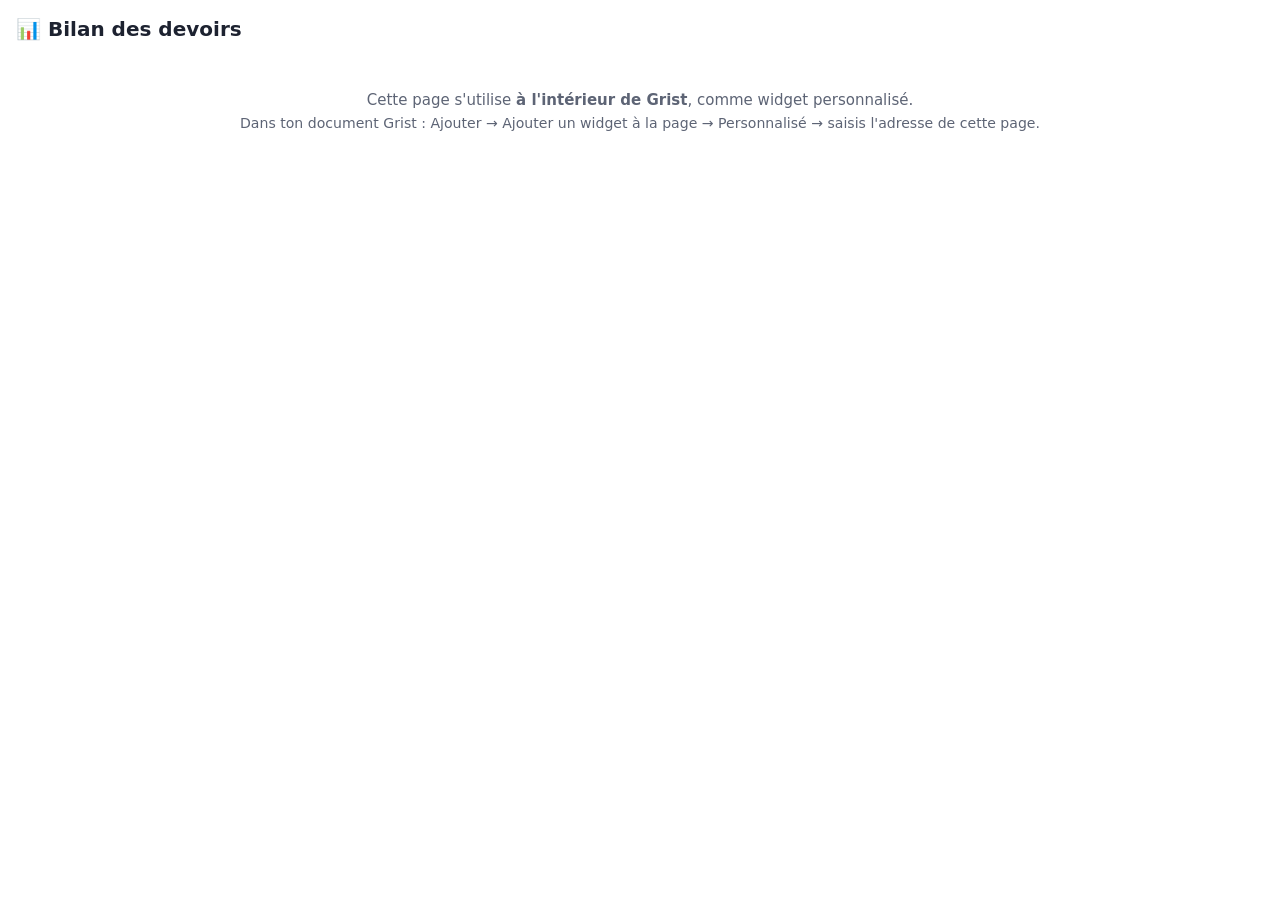
<file: bilan.html>
<!doctype html>
<html lang="fr">
<head>
<meta charset="utf-8">
<meta name="viewport" content="width=device-width, initial-scale=1">
<title>Bilan des devoirs — Révisions 6e</title>
<script src="https://docs.getgrist.com/grist-plugin-api.js"></script>
<style>
  :root { --ink: #1d2230; --muted: #5d6475; --line: #e2dfd5; --bg: #ffffff; --soft: #f6f4ee; --accent: #3451d1; --accent-soft: #e8ecff;
    --ok: #237a3b; --ok-soft: #e4f4e8; --ko: #c0392b; --ko-soft: #fdeceb; --warn: #9a5b00; --warn-soft: #fff3df; }
  * { box-sizing: border-box; }
  body { margin: 0; padding: 14px 16px 30px; background: var(--bg); color: var(--ink); font: 15px/1.5 system-ui, -apple-system, "Segoe UI", Roboto, sans-serif; }
  h1 { font-size: 1.25rem; margin: 0 0 8px; }
  .muted { color: var(--muted); } .small { font-size: .88rem; }
  .filters { display: flex; flex-wrap: wrap; gap: 8px 18px; margin: 8px 0 12px; }
  select, textarea, input { font: inherit; padding: 5px 8px; border-radius: 8px; border: 1.5px solid var(--line); background: var(--soft); color: var(--ink); max-width: 100%; }
  textarea { width: 100%; margin-top: 6px; }
  .sum { font-size: 1.05rem; margin: 6px 0 10px; }
  table { border-collapse: collapse; width: 100%; font-size: .93rem; }
  th, td { border: 1px solid var(--line); padding: 6px 8px; text-align: left; }
  th { background: var(--accent-soft); position: sticky; top: 0; }
  th.sortable { cursor: pointer; } th.sortable:hover { text-decoration: underline; }
  .sc { display: inline-block; font-weight: 700; padding: 1px 9px; border-radius: 99px; }
  .sc-ok { background: var(--ok-soft); color: var(--ok); } .sc-paper { background: var(--warn-soft); color: var(--warn); } .paper-row td { background: var(--warn-soft); } .sc-mid { background: var(--warn-soft); color: var(--warn); } .sc-ko { background: var(--ko-soft); color: var(--ko); }
  .box { background: var(--soft); border: 1px solid var(--line); border-radius: 10px; padding: 8px 12px; margin: 12px 0; }
  .ko-t { color: var(--ko); font-weight: 700; } .ok-t { color: var(--ok); font-weight: 700; } .warn-t { color: var(--warn); font-weight: 700; }
  button { font: inherit; font-weight: 700; padding: 6px 14px; border-radius: 10px; border: 1.5px solid var(--line); background: #fff; cursor: pointer; }
  button:hover { border-color: var(--accent); }
  .wrap { overflow-x: auto; }
  .empty { padding: 30px 10px; text-align: center; color: var(--muted); }
</style>
</head>
<body>
<h1>📊 Bilan des devoirs</h1>
<div id="app"><p class="empty">En attente des données de Grist…<br><span class="small">Si ce message reste affiché, vérifie que le widget a bien l'accès « Lecture de la table » (bouton « Accepter » en haut du widget).</span></p></div>

<script>
'use strict';
/* =========================================================
   Widget Grist : bilan des résultats envoyés par le site Révisions 6e.
   Grist transmet lui-même les lignes de la table au widget (aucune clé, aucun appel au serveur).
   ========================================================= */
const fmt = (x) => String(Math.round(x * 10) / 10).replace('.', ',');
const esc = (s) => String(s).replace(/[&<>"']/g, (c) => ({ '&': '&amp;', '<': '&lt;', '>': '&gt;', '"': '&quot;', "'": '&#39;' }[c]));
const nowStr = (d = new Date()) => `le ${d.toLocaleDateString('fr-FR')} à ${d.toLocaleTimeString('fr-FR', { hour: '2-digit', minute: '2-digit' })}`;

const B32 = '0123456789ABCDEFGHJKMNPQRSTVWXYZ';
const EPOCH = Date.UTC(2026, 0, 1);
function h8(s) { let h = 2166136261; for (const c of String(s)) { h ^= c.codePointAt(0); h = Math.imul(h, 16777619); } return ((h >>> 0) ^ (h >>> 8) ^ (h >>> 16) ^ (h >>> 24)) & 255; }
const normName = (s) => String(s).trim().toLowerCase().normalize('NFD').replace(/[̀-ͯ]/g, '').replace(/[^a-z]/g, '');

function readCode(str) {
  const s = String(str).toUpperCase().replace(/O/g, '0').replace(/[IL]/g, '1').replace(/U/g, 'V').replace(/[^0-9A-Z]/g, '');
  if (s.length !== 14) return null;
  let v = 0n;
  for (const c of s) { const i = B32.indexOf(c); if (i < 0) return null; v = (v << 5n) | BigInt(i); }
  const take = (b) => { const x = Number(v & ((1n << BigInt(b)) - 1n)); v >>= BigInt(b); return x; };
  const chk = take(8);
  if (h8('v6e:' + v.toString(36)) !== chk) return { invalid: true };
  const name = take(8), spec = take(8), mins = take(21), attempt = take(5), helped = take(6), n = take(6), good = take(6);
  if (v !== 0n || good > n || helped > good || n === 0) return { invalid: true };
  return { good, n, helped, attempt, time: EPOCH + mins * 60000, spec, name };
}

/** Regroupe par devoir puis par élève (les devoirs « sur papier » sont gardés à part, à vérifier) */
function buildBilan(rows) {
  const ok = rows.filter((x) => (x.valid && x.nameOk) || x.paper);
  const devoirs = {};
  for (const x of ok) {
    const n = x.paper || x.r.n;
    const dk = `${x.devoir || 'Devoir'} — ${n} questions`;
    const D = devoirs[dk] || (devoirs[dk] = { label: dk, n, students: {}, last: 0 });
    if (!x.paper) D.last = Math.max(D.last, x.r.time);
    const sk = `${normName(x.classe)}|${normName(x.name)}`;
    const S = D.students[sk] || (D.students[sk] = { name: x.name, classe: x.classe, tries: [], paper: false });
    if (x.paper) S.paper = true; else S.tries.push(x.r);
  }
  for (const D of Object.values(devoirs)) {
    for (const S of Object.values(D.students)) {
      if (!S.tries.length) continue;
      S.tries.sort((p, q) => p.time - q.time);
      S.first = S.tries[0]; S.lastT = S.tries[S.tries.length - 1];
      S.best = S.tries.reduce((m, t) => (t.good > m.good || (t.good === m.good && t.helped < m.helped) ? t : m), S.tries[0]);
    }
  }
  return { devoirs: Object.values(devoirs).sort((p, q) => q.last - p.last), suspects: rows.filter((x) => !x.paper && (!x.valid || !x.nameOk)) };
}

/* ---------- Lecture des lignes de la table ----------
   On reconnaît les colonnes par leur nom (Prénom, Code, Classe, Devoir) si elles sont nommées ainsi ;
   sinon (colonnes A, B, C…), on trouve la colonne qui contient un code et on prend :
   la colonne juste avant = prénom, juste après = classe, puis devoir (l'ordre du formulaire). */
const CODE_RE = /^[0-9A-Za-z]{4}-?[0-9A-Za-z]{5}-?[0-9A-Za-z]{5}$/;
const PAPER_RE = /^PAPIER-(\d+)$/;
const str = (v) => (v === null || v === undefined ? '' : String(v)).trim();
function toRows(records) {
  return records.map((rec) => {
    const keys = Object.keys(rec).filter((k) => k !== 'id' && !k.startsWith('gristHelper') && !k.startsWith('manualSort'));
    const named = (w) => keys.find((k) => normName(k) === w);
    let ck = named('code');
    if (!ck || !(CODE_RE.test(str(rec[ck])) || PAPER_RE.test(str(rec[ck])))) ck = keys.find((k) => CODE_RE.test(str(rec[k])) || PAPER_RE.test(str(rec[k])));
    if (!ck) return null;
    const i = keys.indexOf(ck);
    const get = (w, off) => { const k = named(w); return str(k ? rec[k] : rec[keys[i + off]]); };
    const pm = str(rec[ck]).match(PAPER_RE);
    if (pm) return { name: get('prenom', -1), classe: get('classe', 1), devoir: get('devoir', 2), paper: Number(pm[1]), valid: false, nameOk: false };
    const code = str(rec[ck]);
    const name = get('prenom', -1), classe = get('classe', 1), devoir = get('devoir', 2);
    const r = readCode(code);
    const valid = !!r && !r.invalid;
    return { name, classe, devoir, code, r: valid ? r : null, valid, nameOk: valid && !!normName(name) && h8(normName(name)) === r.name };
  }).filter(Boolean);
}

/* ---------- Affichage ---------- */
const app = document.getElementById('app');
let data = null, fDevoir = '', fClasse = '', crit = 'best', sortBy = 'name';
try { const st = JSON.parse(localStorage.getItem('bilan6e-filtres') || '{}'); fDevoir = st.d || ''; fClasse = st.c || ''; crit = st.k || 'best'; sortBy = st.s || 'name'; } catch (e) { /* rien */ }
const saveF = () => { try { localStorage.setItem('bilan6e-filtres', JSON.stringify({ d: fDevoir, c: fClasse, k: crit, s: sortBy })); } catch (e) { /* rien */ } };
const scoreCls = (g, n) => { const r = g / n; return r >= 0.8 ? 'sc-ok' : r >= 0.5 ? 'sc-mid' : 'sc-ko'; };
const pickT = (S) => (crit === 'first' ? S.first : crit === 'last' ? S.lastT : S.best);
const ROSTER = (c) => 'bilan6e-liste-' + normName(c || 'sans');
/** Classes ajoutées à la main (pour coller leur liste avant même le premier résultat) */
const KNOWN = 'bilan6e-classes';
const getKnown = () => { try { return JSON.parse(localStorage.getItem(KNOWN) || '[]'); } catch (e) { return []; } };
const setKnown = (l) => { try { localStorage.setItem(KNOWN, JSON.stringify([...new Set(l)])); } catch (e) { /* rien */ } };
/** Le prénom de la liste correspond-il au nom tapé par l'élève ? « Léa M. » = « Léa Martin » = « léa » (même prénom, initiale compatible) */
function sameStudent(listName, typed) {
  const tok = (s) => String(s).toLowerCase().normalize('NFD').replace(/[̀-ͯ]/g, '').replace(/[-']/g, '').replace(/[^a-z\s]/g, ' ').split(/\s+/).filter(Boolean);
  const a = tok(listName), b = tok(typed);
  if (!a.length || !b.length) return false;
  if (a.join('') === b.join('')) return true;
  if (a[0] !== b[0]) return false;
  const ra = a.slice(1).join(''), rb = b.slice(1).join('');
  return !ra || !rb || ra.startsWith(rb) || rb.startsWith(ra);
}

/* Listes d'élèves : enregistrées dans le document Grist (table « Listes »), donc les mêmes sur l'ordinateur et la tablette.
   Si le widget n'a pas l'accès complet au document, elles restent seulement sur cet appareil. */
const LISTS = { ok: false, rows: {} };
const localRoster = (c) => { try { return localStorage.getItem(ROSTER(c)) || ''; } catch (e) { return ''; } };
async function loadLists(migrate) {
  if (!window.grist || !grist.docApi) return;
  try {
    let t;
    try { t = await grist.docApi.fetchTable('Listes'); }
    catch (e) { await grist.docApi.applyUserActions([['AddTable', 'Listes', [{ id: 'Classe', type: 'Text' }, { id: 'Eleves', type: 'Text' }]]]); t = await grist.docApi.fetchTable('Listes'); }
    LISTS.rows = {};
    (t.id || []).forEach((id, i) => { const c = String((t.Classe || [])[i] || '').trim(); if (c) LISTS.rows[normName(c)] = { id, classe: c, eleves: String((t.Eleves || [])[i] || '') }; });
    LISTS.ok = true;
    if (migrate) {
      // les listes déjà collées sur cet appareil sont recopiées dans Grist (une seule fois)
      const cls = new Set([...getKnown(), ...(data ? data.devoirs.flatMap((D) => Object.values(D.students).map((S) => S.classe)) : [])].filter(Boolean));
      const acts = [];
      for (const c of cls) { const loc = localRoster(c); if (loc.trim() && !LISTS.rows[normName(c)]) acts.push(['AddRecord', 'Listes', null, { Classe: c, Eleves: loc }]); else if (!LISTS.rows[normName(c)] && getKnown().includes(c)) acts.push(['AddRecord', 'Listes', null, { Classe: c, Eleves: '' }]); }
      if (acts.length) { await grist.docApi.applyUserActions(acts); return loadLists(false); }
    }
  } catch (e) { LISTS.ok = false; }
}
const getRoster = (c) => (LISTS.ok ? (LISTS.rows[normName(c)]?.eleves || '') : localRoster(c));
async function setRoster(c, text) {
  try { localStorage.setItem(ROSTER(c), text); } catch (e) { /* rien */ }
  if (!LISTS.ok) return;
  const r = LISTS.rows[normName(c)];
  try {
    await grist.docApi.applyUserActions([r ? ['UpdateRecord', 'Listes', r.id, { Eleves: text }] : ['AddRecord', 'Listes', null, { Classe: c, Eleves: text }]]);
    await loadLists(false);
  } catch (e) { /* reste enregistré sur cet appareil */ }
}

function render() {
  if (!data) return;
  const { devoirs, suspects } = data;
  if (!devoirs.length && !suspects.length) { app.innerHTML = '<p class="empty">Aucun résultat pour l\'instant. Les lignes arriveront ici dès que des élèves auront terminé un devoir.<br><span class="small">(La ligne « TEST » est ignorée.)</span></p>'; return; }
  const classes = [...new Set([...devoirs.flatMap((D) => Object.values(D.students).map((S) => S.classe)), ...getKnown(), ...Object.values(LISTS.rows).map((r) => r.classe)].filter(Boolean))].sort((p, q) => p.localeCompare(q, 'fr'));
  if (fClasse && !classes.includes(fClasse)) fClasse = '';
  const D = devoirs.find((x) => x.label === fDevoir) || devoirs[0];
  if (D) fDevoir = D.label;
  let h = `<div class="filters">
    <label>Devoir : <select id="f-dev">${devoirs.map((x) => `<option${x.label === fDevoir ? ' selected' : ''}>${esc(x.label)}</option>`).join('')}</select></label>
    <label>Classe : <select id="f-cl"><option value="">Toutes</option>${classes.map((c) => `<option${c === fClasse ? ' selected' : ''}>${esc(c)}</option>`).join('')}</select></label>
    <label class="small">＋ <input id="f-new" size="14" placeholder="autre classe" title="Ajoute une classe qui n'a encore aucun résultat, pour coller sa liste d'élèves"></label>
    <label>Score retenu : <select id="f-crit"><option value="best"${crit === 'best' ? ' selected' : ''}>le meilleur essai</option><option value="first"${crit === 'first' ? ' selected' : ''}>le premier essai</option><option value="last"${crit === 'last' ? ' selected' : ''}>le dernier essai</option></select></label>
  </div>`;
  let studs = [];
  if (D) {
    studs = Object.values(D.students).filter((S) => !fClasse || S.classe === fClasse);
    const sv = (S) => (S.tries.length ? pickT(S).good : -1);
    studs.sort(sortBy === 'score' ? (p, q) => sv(p) - sv(q) || p.name.localeCompare(q.name, 'fr') : (p, q) => p.name.localeCompare(q.name, 'fr'));
    const online = studs.filter((S) => S.tries.length), paperOnly = studs.filter((S) => !S.tries.length);
    const avg = online.length ? online.reduce((m, S) => m + pickT(S).good, 0) / online.length : 0;
    const low = online.filter((S) => pickT(S).good / D.n < 0.5);
    h += `<p class="sum"><b>${online.length}</b> élève${online.length > 1 ? 's ont' : ' a'} fait ce devoir en ligne${fClasse ? ` en ${esc(fClasse)}` : ''}${online.length ? ` · moyenne <b>${fmt(avg)} / ${D.n}</b>` : ''}${low.length ? ` · <span class="ko-t">${low.length} sous la moitié</span>` : ''}${paperOnly.length ? ` · <span class="warn-t">📝 ${paperOnly.length} sur papier, à vérifier</span>` : ''}</p>
      <div class="wrap"><table><thead><tr><th class="sortable" data-s="name" title="Trier par prénom">Élève${sortBy === 'name' ? ' ▲' : ''}</th><th>Classe</th><th class="sortable" data-s="score" title="Trier par score">Score retenu${sortBy === 'score' ? ' ▲' : ''}</th><th>Aide</th><th>Essais</th><th>Meilleur</th><th>Dernier envoi</th></tr></thead>
      <tbody>${studs.map((S) => { if (!S.tries.length) return `<tr class="paper-row"><td><b>${esc(S.name)}</b></td><td>${esc(S.classe || '—')}</td><td colspan="5"><span class="sc sc-paper">📝 Sur papier — à vérifier</span></td></tr>`; const t = pickT(S); return `<tr><td><b>${esc(S.name)}</b></td><td>${esc(S.classe || '—')}</td><td><span class="sc ${scoreCls(t.good, D.n)}">${t.good} / ${D.n}</span>${S.paper ? ' <span class="small muted">+ papier</span>' : ''}</td><td>${t.helped ? `${t.helped} avec aide` : 'sans aide'}</td><td>${S.tries.length}</td><td>${S.best.good} / ${D.n}</td><td>${nowStr(new Date(S.lastT.time)).replace(/^le /, '')}</td></tr>`; }).join('')}</tbody></table></div>`;
    if (fClasse) {
      const roster = getRoster(fClasse);
      const names = roster.split(/\n+/).map((x) => x.trim()).filter(Boolean);
      const missing = names.filter((x) => !studs.some((S) => sameStudent(x, S.name)));
      h += `<div class="box"><p>${names.length ? (missing.length ? `<span class="ko-t">Pas encore fait (${missing.length}) :</span> ${missing.map(esc).join(', ')}` : '<span class="ok-t">✔ Toute la classe a fait le devoir.</span>') : `Colle la liste des prénoms de la ${esc(fClasse)} pour voir qui n'a pas encore fait le devoir :`}</p>
        <details${names.length ? '' : ' open'}><summary class="small">Liste des élèves de ${esc(fClasse)} (un prénom par ligne, à coller une seule fois : elle sert pour tous les devoirs${LISTS.ok ? ', sur tous tes appareils' : ', sur cet appareil'})</summary><textarea id="roster" rows="5">${esc(roster)}</textarea></details></div>`;
    } else h += '<p class="small muted">Choisis une classe pour voir aussi qui n\'a pas encore fait le devoir.</p>';
    h += '<p><button type="button" id="copy">Copier ce bilan</button> <span class="small muted">(à coller dans un tableur ou pour Pronote)</span></p>';
  }
  if (suspects.length) h += `<div class="box"><p><span class="warn-t">⚠ ${suspects.length} ligne${suspects.length > 1 ? 's' : ''} à vérifier</span> <span class="small muted">(non comptée${suspects.length > 1 ? 's' : ''} dans le bilan)</span></p><ul class="small">${suspects.map((x) => `<li><b>${esc(x.name || '—')}</b> ${x.classe ? `(${esc(x.classe)})` : ''} : ${!x.valid ? `code « ${esc(x.code)} » non valide (erreur de recopie ou code inventé)` : 'ce code a été obtenu avec un autre prénom'}</li>`).join('')}</ul></div>`;
  h += `<p class="small muted">Mis à jour ${nowStr()} · une ligne par élève, même s'il a fait le devoir plusieurs fois · chaque code est vérifié.</p>`;
  app.innerHTML = h;
  app.querySelector('#f-dev')?.addEventListener('change', (e) => { fDevoir = e.target.value; saveF(); render(); });
  app.querySelector('#f-cl')?.addEventListener('change', (e) => { fClasse = e.target.value; saveF(); render(); });
  app.querySelector('#f-new')?.addEventListener('change', (e) => { const c = e.target.value.trim(); if (!c) return; setKnown([...getKnown(), c]); fClasse = c; saveF(); if (LISTS.ok && !LISTS.rows[normName(c)]) setRoster(c, '').then(render); render(); });
  app.querySelector('#f-crit')?.addEventListener('change', (e) => { crit = e.target.value; saveF(); render(); });
  app.querySelectorAll('th.sortable').forEach((th) => th.addEventListener('click', () => { sortBy = th.dataset.s; saveF(); render(); }));
  app.querySelector('#roster')?.addEventListener('change', (e) => { setRoster(fClasse, e.target.value).then(render); });
  app.querySelector('#copy')?.addEventListener('click', async (e) => {
    const tsv = ['Élève\tClasse\tScore\tSur\tAide\tEssais', ...studs.map((S) => { if (!S.tries.length) return `${S.name}\t${S.classe}\tpapier (à vérifier)\t${D.n}\t\t0`; const t = pickT(S); return `${S.name}\t${S.classe}\t${t.good}\t${D.n}\t${t.helped}\t${S.tries.length}`; })].join('\n');
    try { await navigator.clipboard.writeText(tsv); e.target.textContent = '✔ Copié'; } catch (_) { e.target.textContent = 'Copie impossible'; }
  });
}

if (window.grist) {
  // Pas de correspondance de colonnes à régler : on reconnaît Prénom, Code, Classe, Devoir par leur nom
  // accès complet : pour lire les résultats ET garder les listes d'élèves dans le document (table « Listes »)
  grist.ready({ requiredAccess: 'full' });
  let listsLoaded = false;
  grist.onRecords((records) => {
    data = buildBilan(toRows(records)); render();
    if (!listsLoaded) { listsLoaded = true; loadLists(true).then(render); }
  });
} else {
  app.innerHTML = '<p class="empty">Cette page s\'utilise <b>à l\'intérieur de Grist</b>, comme widget personnalisé.<br><span class="small">Dans ton document Grist : Ajouter → Ajouter un widget à la page → Personnalisé → saisis l\'adresse de cette page.</span></p>';
}
</script>
</body>
</html>
</file>
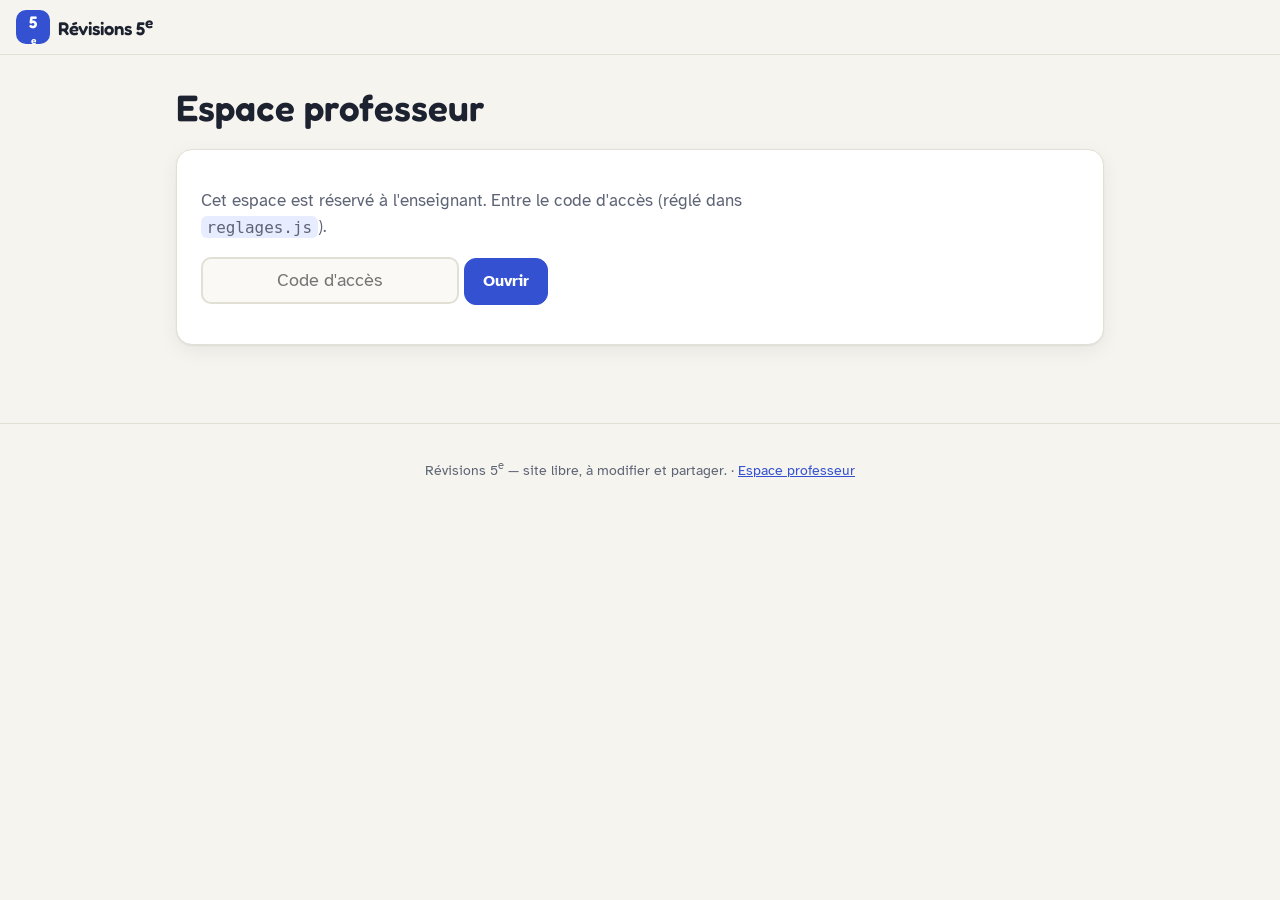
<file: classeur.html>
<!doctype html>
<html lang="fr">
<head>
<style id="gate-hide">html{visibility:hidden}</style>
<script src="reglages.js"></script>
<script>(function(){var c=(window.REGLAGES&&window.REGLAGES.codeProf)||'prof5e',ok=false;try{ok=localStorage.getItem('revisions5e-prof')===String(c).trim().toLowerCase()+':ok';}catch(e){}
if(!ok){location.replace('index.html#/prof');}else{var s=document.getElementById('gate-hide');if(s)s.remove();}})();</script>
<meta charset="utf-8">
<meta name="viewport" content="width=device-width, initial-scale=1">
<meta name="robots" content="noindex, nofollow">
<title>Classeur du professeur — Révisions 5e</title>
<link rel="preconnect" href="https://fonts.googleapis.com">
<link rel="preconnect" href="https://fonts.gstatic.com" crossorigin>
<link rel="stylesheet" href="https://fonts.googleapis.com/css2?family=Atkinson+Hyperlegible:wght@400;700&family=Fredoka:wght@500;600&display=swap">
<style>
/* Classeur 5e : barre de classe + onglets (Par créneau, Par chapitre, Plickers, Devoirs, Vue d'ensemble). */
:root{
  --bg:#f4f6f9; --surface:#ffffff; --ink:#1b2430; --muted:#5b6676; --line:#d7dde6;
  --accent:#0e6b5c; --accent-soft:#dff1ed;
  --rep:#1e7f45; --rep-soft:#ddf1e4;
  --ent:#0b4f8a; --ent-soft:#dde9f6;
  --def:#6c3483; --def-soft:#efe2f5;
  --ok:#a86b12; --danger:#b22222; --done:#1e7f45;
  --f-display:"Fredoka","Atkinson Hyperlegible",system-ui,sans-serif;
  --f-body:"Atkinson Hyperlegible",system-ui,-apple-system,"Segoe UI",sans-serif;
}
@media (prefers-color-scheme: dark){:root:not([data-theme="light"]){
  --bg:#11161d; --surface:#19212b; --ink:#e8edf3; --muted:#9ba7b6; --line:#2c3846;
  --accent:#5fd4c1; --accent-soft:#17352f;
  --rep:#5fcf8c; --rep-soft:#173426; --ent:#7fb3e6; --ent-soft:#18304a; --def:#c895e0; --def-soft:#33213d;
  --ok:#e3b45a; --danger:#ff7b72; --done:#5fcf8c; color-scheme:dark}}
*{box-sizing:border-box}
[hidden]{display:none!important}
body{background:var(--bg);color:var(--ink);font-family:var(--f-body);font-size:16px;line-height:1.45;margin:0;
  padding-left:max(16px,env(safe-area-inset-left,0px));padding-right:max(16px,env(safe-area-inset-right,0px));padding-block:20px 48px}
.wrap{max-width:1100px;margin:0 auto;display:flex;flex-direction:column;gap:16px}
h1,h2,h3{font-family:var(--f-display);text-wrap:balance;margin:0}
h1{font-size:1.55rem;font-weight:700}
h2{font-size:1.1rem;font-weight:700}
h3{font-size:1rem;font-weight:700}
button,select,input,textarea{font:inherit;color:inherit}
button{cursor:pointer}
:focus-visible{outline:3px solid var(--accent);outline-offset:2px}
a{color:var(--accent)}
.top{display:flex;flex-wrap:wrap;gap:12px;align-items:center;justify-content:space-between}
.status{font-size:.85rem;color:var(--muted)}
.backlinks{font-size:.9rem;margin:0 0 4px}
.bar,.row{display:flex;flex-wrap:wrap;gap:8px;align-items:center}
.chip{border:1px solid var(--line);background:var(--surface);border-radius:999px;padding:8px 14px;min-height:44px}
.chip[aria-pressed="true"]{background:var(--accent);border-color:var(--accent);color:var(--surface);font-weight:700}
.btn{border:1px solid var(--line);background:var(--surface);border-radius:10px;padding:8px 14px;min-height:44px;text-decoration:none;color:var(--ink);display:inline-flex;align-items:center}
.btn.primary{background:var(--accent);border-color:var(--accent);color:var(--surface);font-weight:700}
.btn.danger{color:var(--danger);border-color:var(--danger)}
.btn.small{min-height:38px;padding:6px 10px;font-size:.92rem}
.mini{border:1px solid var(--line);background:var(--bg);border-radius:8px;padding:2px 8px;font-size:.78rem;color:var(--muted);min-height:26px}
.mini:hover{border-color:var(--accent);color:var(--accent)}
.tabs{display:flex;gap:4px;border-bottom:2px solid var(--line);overflow-x:auto}
.tabs button{border:0;background:transparent;padding:10px 16px;min-height:44px;font-family:var(--f-display);font-weight:500;color:var(--muted);border-bottom:3px solid transparent;margin-bottom:-2px;white-space:nowrap}
.tabs button[aria-selected="true"]{color:var(--accent);border-bottom-color:var(--accent);font-weight:700}
.seg{display:inline-flex;flex-wrap:wrap;border:1px solid var(--line);border-radius:12px;overflow:hidden;background:var(--surface)}
.seg button{border:0;background:transparent;padding:10px 14px;min-height:44px}
.seg button[aria-pressed="true"]{background:var(--accent-soft);font-weight:700;color:var(--accent)}
.panel{background:var(--surface);border:1px solid var(--line);border-radius:14px;padding:16px;display:flex;flex-direction:column;gap:12px;min-width:0}
.hint{font-size:.9rem;color:var(--muted);margin:0}
.warn{font-size:.9rem;color:var(--danger);margin:0}
label{font-weight:700;font-size:.95rem}
input[type=text],input[type=url],textarea{width:100%;border:1px solid var(--line);border-radius:10px;padding:10px 12px;background:var(--bg)}
input[type=date]{border:1px solid var(--line);border-radius:10px;padding:8px 10px;background:var(--bg)}
select{border:1px solid var(--line);border-radius:8px;padding:6px 8px;background:var(--bg);min-height:38px}
.confirm{border:1px solid var(--danger);border-radius:10px;padding:10px 12px;display:flex;flex-wrap:wrap;gap:10px;align-items:center}
.progress{display:flex;align-items:center;gap:12px;flex-wrap:wrap}
.meter{flex:1 1 200px;height:12px;border-radius:999px;background:var(--bg);border:1px solid var(--line);overflow:hidden}
.meter i{display:block;height:100%;background:var(--done)}
.chap{display:flex;flex-direction:column;gap:8px}
.chap>h2{padding-top:6px}
details.seance{background:var(--surface);border:1px solid var(--line);border-radius:12px;min-width:0}
details.seance[open]{border-color:var(--accent)}
details.seance.done{opacity:.86}
details.seance>summary{list-style:none;cursor:pointer;padding:12px 14px;display:flex;gap:12px;align-items:center;flex-wrap:wrap}
details.seance>summary::-webkit-details-marker{display:none}
.sid{font-family:var(--f-display);font-weight:700;font-variant-numeric:tabular-nums;min-width:4.6em;color:var(--accent)}
.stitle{flex:1;min-width:200px}
.stitle small{display:block;color:var(--muted);font-size:.85rem}
.tag{font-size:.75rem;font-weight:700;border-radius:999px;padding:3px 9px;white-space:nowrap;border:1px solid currentColor}
.tag.fait{color:var(--done)} .tag.eval{color:var(--danger)} .tag.extra{color:var(--accent)} .tag.plk{color:var(--ent)} .tag.dev{color:var(--def)}
.tag .x{border:0;background:transparent;font-size:1rem;line-height:1;padding:0 2px;color:var(--muted)}
.sbody{padding:0 14px 14px;display:flex;flex-direction:column;gap:12px}
.sgrid{display:grid;grid-template-columns:repeat(auto-fit,minmax(260px,1fr));gap:12px}
.box{border:1px solid var(--line);border-radius:10px;padding:12px;display:flex;flex-direction:column;gap:8px;min-width:0}
.box h3{font-size:.85rem;text-transform:uppercase;letter-spacing:.05em;color:var(--muted)}
.docs{display:flex;flex-wrap:wrap;gap:6px;margin-top:6px}
.docs .btn.mini,.row .btn.mini{text-decoration:none}
.btn.mini.prof{border-style:dashed}
.box.ed{background:#f6f9fd}
.edgrid{display:grid;grid-template-columns:1fr 1fr;gap:14px}
@media (max-width:760px){.edgrid{grid-template-columns:1fr}}
.edtxt{white-space:pre-wrap;font:inherit;font-size:.9rem;line-height:1.45;background:#fff;border:1px solid var(--line);border-radius:8px;padding:8px 10px;margin:6px 0 8px;user-select:all}
.devoir{background:var(--bg);border-radius:8px;padding:10px 12px;line-height:1.55}
.devoir p{margin:0 0 6px}
.act p{margin:0 0 6px} .act ul{margin:0 0 6px;padding-left:20px}
.now{font-family:var(--f-display);font-size:1.05rem;margin:0;padding:10px 12px;border-radius:10px;background:var(--accent-soft);color:var(--ink)}
.now b{color:var(--accent)}
ol.deroule{list-style:none;margin:0;padding:0;display:flex;flex-direction:column;gap:4px}
ol.deroule li{display:flex;gap:10px;align-items:baseline;padding:4px 8px;border-radius:8px;border-left:4px solid var(--line);background:var(--bg)}
ol.deroule .tps{font-variant-numeric:tabular-nums;color:var(--muted);min-width:4.6em;font-size:.9rem}
ol.deroule .lib{font-weight:700;margin-right:4px}
ol.deroule li.y-v{border-left-color:var(--danger)} ol.deroule li.y-q{border-left-color:var(--ent)} ol.deroule li.y-a{border-left-color:var(--def)} ol.deroule li.y-e{border-left-color:var(--rep)}
.edt{border:1px solid var(--line);border-radius:12px;padding:12px;display:flex;flex-direction:column;gap:10px}
.edtrows{display:flex;flex-direction:column;gap:8px}
.check{display:flex;gap:10px;align-items:center;flex-wrap:wrap}
details.inner>summary{cursor:pointer;font-weight:700;color:var(--accent);padding:4px 0}
.quiz{display:flex;flex-direction:column;gap:10px;padding-top:6px}
.qz{border:1px solid var(--line);border-radius:10px;padding:8px 10px;background:var(--bg)}
.qline{display:flex;gap:8px;align-items:baseline;flex-wrap:wrap}
.qn{font-family:var(--f-display);font-weight:700;color:var(--accent)}
.qt{flex:1;min-width:200px;font-weight:700}
ul.qopts{list-style:none;margin:6px 0 0;padding:0;display:grid;grid-template-columns:repeat(auto-fit,minmax(220px,1fr));gap:4px 12px}
ul.qopts li{display:flex;gap:8px;align-items:baseline;flex-wrap:wrap}
ul.qopts li b{color:var(--ent)}
ul.qopts li.good span:not(.chk){font-weight:700}
.chk{color:var(--done);font-weight:700}
ul.lignes{list-style:none;margin:0;padding:0;display:flex;flex-direction:column;gap:4px}
ul.lignes li{display:flex;gap:10px;align-items:baseline;flex-wrap:wrap;padding:4px 8px;border-radius:8px;background:var(--bg)}
.empty{text-align:center;padding:28px 16px;display:flex;flex-direction:column;gap:12px;align-items:center}
.empty p{max-width:56ch;margin:0}
.scroll{overflow-x:auto;border:1px solid var(--line);border-radius:14px;background:var(--surface)}
table.ov{border-collapse:collapse;width:100%;min-width:760px;font-size:.92rem}
table.ov th,table.ov td{border-bottom:1px solid var(--line);padding:6px 8px;text-align:left;vertical-align:top}
table.ov thead th{background:var(--accent-soft)}
table.ov tr.dn td{color:var(--muted)}
.filebtn{position:relative;overflow:hidden}
.filebtn input{position:absolute;inset:0;opacity:0;cursor:pointer}
@media (max-width:520px){h1{font-size:1.3rem}details.seance>summary{flex-wrap:wrap}}
@media print{
  body{background:#fff;color:#000;padding:0}
  .noprint,.tabs,.bar,.backlinks,#manage,.savebox,.status{display:none!important}
  .panel,.scroll{border:0;padding:0}
  table.ov{min-width:0;font-size:11pt}
}
</style>
</head>
<body>
<div class="wrap">
  <div class="top">
    <div>
      <p class="backlinks"><a href="index.html#/prof">← Espace professeur</a> · <a href="index.html">Retour au site</a></p>
      <h1>Classeur · 5e · du 4 novembre au 17 décembre</h1>
    </div>
    <div class="status" id="status" aria-live="polite">Chargement…</div>
  </div>
  <div class="bar" id="classBar"></div>
  <div id="manage" class="panel" hidden></div>
  <div class="tabs" role="tablist" id="tabs"></div>
  <div id="main"></div>
  <div class="panel savebox">
    <h2>Sauvegarde</h2>
    <p class="hint">Tes classes et ton suivi sont enregistrés dans ce navigateur, sur cet appareil. Pour les garder ailleurs ou les passer sur un autre appareil, fais une sauvegarde dans un fichier.</p>
    <div class="row"><button class="btn" id="btnExport">💾 Sauvegarder dans un fichier</button>
    <label class="btn filebtn">📂 Restaurer une sauvegarde<input type="file" id="fileImport" accept="application/json,.json"></label></div>
  </div>
</div>
<script>
/* =========================================================
   CLASSEUR 5e — données de la période et moteur de planification
   (15 séances de 1h25 : mer. 4 nov. → jeu. 17 déc. 2026)
   Ordre : Proportionnalité → Angles → Fractions 2 → Divisibilité.
   Le moteur est celui du classeur 6e : les séances forment un « flux » de blocs minutés
   que les créneaux de la classe consomment dans l'ordre ; si un créneau est annulé ou
   pas fini, la suite se décale, et les temps d'exercices (blocs souples) se raccourcissent.
   ========================================================= */
const B = (m, y, t, o) => Object.assign({ m, y, t }, o || {});
// y : r = cours / oral · a = activité, jeu · e = exercices (souple) · v = évaluation · q = Plickers

const CH = {
  prop: { nom: 'Proportionnalité (partie 1)', n: 1, site: 'proportionnalite', poids: '2 semaines' },
  ang: { nom: 'Angles', n: 2, site: 'angles', poids: '1 semaine' },
  fr: { nom: 'Fractions (partie 2)', n: 3, site: 'fractions2', poids: '1,5 semaine' },
  div: { nom: 'Divisibilité', n: 4, site: 'divisibilite', poids: '1,5 semaine' },
};

/* pages du site (index.html) : [chapitre, page, libellé] */
const PAGES = {
  proportionnalite: { tableaux: 'Tableaux de proportionnalité', problemes: 'Problèmes', pourcentages: 'Pourcentages', echelles: 'Échelles, durées et vitesses' },
  angles: { triangles: 'Angles dans un triangle', parallelisme: 'Angles et parallèles' },
  fractions2: { denominateur: 'Même dénominateur', comparer: 'Comparer et encadrer', addsub: 'Additionner et soustraire' },
  divisibilite: { division: 'Division euclidienne', multiples: 'Multiples et diviseurs', criteres: 'Critères et nombres premiers' },
};

const SEANCES = [
  /* ============ PROPORTIONNALITÉ (2 semaines) ============ */
  { id: 'N1', ch: 'prop', k: 'Proportionnalité · séance 1', t: 'Évaluation Fractions (partie 1), puis reconnaître un tableau de proportionnalité',
    cours: 'Partie 1, paragraphe 1', mat: 'calculatrice',
    prep: 'Préparer et imprimer la petite évaluation de Fractions (partie 1) : Espace professeur → Contrôle sur papier, compétences du chapitre 3, durée ≈ 30 min. Imprimer pour chaque élève le cours « Proportionnalité » (élève) et la fiche d\'exercices, en recto-verso. Projeter la fiche à projeter, séance 1.',
    act: 'Thalès et l\'arbre',
    actD: '<p>Projeter « Thalès et la pyramide », puis l\'activité du cours : une perche de 1 m a une ombre de 0,8 m, l\'ombre d\'un arbre mesure 6 m ; quelle est sa hauteur ? Les élèves cherchent 3 minutes seuls, puis on construit le tableau ensemble : <b>la hauteur et l\'ombre sont proportionnelles</b>, l\'arbre mesure 6 : 0,8 = 7,5 m.</p>',
    b: [
      B(30, 'v', 'Évaluation Fractions (partie 1), 30 min, puis ramassage', { g: 'Évaluation Fractions (partie 1)', edch: 'Fractions (partie 1)', ed: 'Évaluation (30 min) sur le chapitre Fractions, partie 1.' }),
      B(8, 'q', 'Plickers : prérequis, multiplier et diviser, proportionnalité de 6e', { ed: 'Questions de rappel : multiplier, diviser, situations de proportionnalité vues en 6e.' }),
      B(10, 'a', 'Accroche « Thalès et la pyramide », activité « Mesurer un arbre avec son ombre »', { ed: 'Activité : mesurer la hauteur d\'un arbre grâce à son ombre (la méthode de Thalès).' }),
      B(20, 'r', 'Cours partie 1.1 : tableau de proportionnalité, coefficient, méthode « Reconnaître »', { ed: 'Cours : reconnaître un tableau de proportionnalité ; le coefficient de proportionnalité.' }),
      B(17, 'e', 'Exercices 1 à 3 (proportionnel ou pas, taxi)', { min: 8, ex: ['prop', 1, 3] }),
    ] },
  { id: 'N2', ch: 'prop', k: 'Proportionnalité · séance 2', t: 'Compléter un tableau, les quatre méthodes, problèmes',
    cours: 'Partie 1, paragraphes 2 et 3', mat: 'calculatrice',
    prep: 'Rien à imprimer. Quatre zones du tableau pour les groupes de l\'activité. Projeter la fiche à projeter, séance 2 (consignes des quatre groupes). Le devoir de cette séance est à donner en fin de journée.',
    act: 'Violette va au cinéma',
    actD: '<p>Situation projetée : « 4 places de cinéma coûtent 28 €. Combien coûtent 6 places ? » Quatre groupes, <b>une méthode imposée chacun</b> (consignes sur la fiche à projeter) : coefficient, multiplication (× 1,5), addition (4 + 2), passage à l\'unité. Chaque groupe présente au tableau ; la classe compare et dégage « Quelle méthode choisir ? ».</p>',
    b: [
      B(12, 'r', 'Cours partie 1.2 : compléter un tableau (× coefficient, : coefficient)', { ed: 'Cours : compléter un tableau de proportionnalité.' }),
      B(10, 'e', 'Exercices 4 et 5 (compléter, recette de crêpes)', { min: 5, ex: ['prop', 4, 5] }),
      B(15, 'a', 'Activité « Violette va au cinéma » : une méthode par groupe', { ed: 'Activité en groupes : quatre méthodes pour résoudre le même problème (« Violette va au cinéma »).' }),
      B(20, 'r', 'Cours partie 1.3 : les quatre méthodes, quelle méthode choisir, problèmes (carrelage, location)', { ed: 'Cours : résoudre un problème de proportionnalité (coefficient, multiplication, addition, passage à l\'unité).' }),
      B(20, 'e', 'Exercices 6 à 8, puis exercice 9 en groupes (« Le goûter de la classe »)', { min: 8, ex: ['prop', 6, 9], ed: 'Exercices 6 à 8 de la fiche d\'exercices, puis problème en groupes : le goûter de la classe (exercice 9).' }),
      B(8, 'q', 'Plickers (fin) : compléter un tableau de proportionnalité', { ed: 'Questions-bilan sur les tableaux de proportionnalité.' }),
    ] },
  { id: 'N3', ch: 'prop', k: 'Proportionnalité · séance 3', t: 'Les pourcentages',
    cours: 'Partie 2', mat: 'calculatrice',
    prep: 'Projeter la fiche à projeter, séance 3 (tableau des soldes). Vérifier que chacun a ses mesures de chambre (devoir).',
    act: 'Les soldes',
    actD: '<p>Tableau projeté de six articles soldés (casque 80 € −25 %, jeu 45 € −20 %, sac 60 € −30 %, baskets 90 € −40 %, sweat 35 € −10 %, montre 120 € −50 %). Les élèves calculent le montant de chaque remise et le prix soldé, <b>sans calculatrice pour 10 %, 25 % et 50 %</b>, puis classent les articles selon l\'économie réalisée. Point clé à faire dire : le casque (−25 %) fait économiser plus que le sac (−30 %) — tout dépend du prix de départ.</p>',
    b: [
      B(5, 'r', 'Vérifier les mesures de la chambre (devoir) ; rappel de la séance précédente', { ed: 'Vérification du travail à la maison (mesures de la chambre).' }),
      B(12, 'a', 'Activité « Les soldes » : remises et prix soldés', { ed: 'Activité : calculer des prix soldés.' }),
      B(18, 'r', 'Cours partie 2.1 : appliquer un pourcentage (72 % de 9 000), pourcentages à connaître', { ed: 'Cours : appliquer un pourcentage ; les pourcentages à connaître (50 %, 25 %, 10 %…).' }),
      B(15, 'r', 'Cours partie 2.2 : calculer un pourcentage (351 sur 650 = 54 %), calcul d\'une remise', { ed: 'Cours : calculer un pourcentage ; calculer un prix après une remise.' }),
      B(27, 'e', 'Exercices 10 à 14 (le 15 pour aller plus loin)', { min: 10, ex: ['prop', 10, 15], ed: 'Exercices 10 à 14 de la fiche d\'exercices (15 pour aller plus loin).' }),
      B(8, 'q', 'Plickers (fin) : pourcentages', { ed: 'Questions-bilan sur les pourcentages.' }),
    ] },
  { id: 'N4', ch: 'prop', k: 'Proportionnalité · séance 4', t: 'Les échelles : le plan de ma chambre',
    cours: 'Partie 3, paragraphe 1', mat: 'règle graduée, crayon, gomme, crayons de couleur, calculatrice, mesures de la chambre',
    prep: 'Papier quadrillé ou millimétré (une feuille par élève). Projeter la fiche à projeter, séance 4. Le devoir de cette séance (révision) est à donner en fin de journée.',
    act: 'Le plan de ma chambre',
    actD: '<p>Avec les mesures relevées à la maison, chaque élève utilise l\'échelle 1/50, calcule dans un tableau les dimensions du plan (on divise par 50), puis trace le plan à la règle sur papier quadrillé. Il indique l\'échelle et nomme les meubles. Ceux qui ont oublié leurs mesures prennent la chambre « type » de l\'exemple du cours.</p><p>Bilan : que se passe-t-il avec l\'échelle 1/10 ? avec 1/200 ?</p>',
    b: [
      B(6, 'r', 'Questions flash : 10 %, 25 %, 50 %, 75 % d\'un nombre', { ed: 'Calcul mental : pourcentages simples.' }),
      B(18, 'r', 'Cours partie 3.1 : échelles (appliquer, calculer, échelle graphique)', { ed: 'Cours : les échelles (calculer une longueur réelle, calculer une échelle).' }),
      B(30, 'a', 'Activité « Le plan de ma chambre » : calculs et tracé à l\'échelle 1/50', { min: 20, ed: 'Activité : tracer le plan de sa chambre à l\'échelle 1/50.' }),
      B(23, 'e', 'Exercices 16 à 19 (randonnée, appartement, échelles, carte au trésor)', { min: 6, ex: ['prop', 16, 19] }),
      B(8, 'q', 'Plickers (fin) : échelles', { ed: 'Questions-bilan sur les échelles.' }),
    ] },
  { id: 'N5', ch: 'prop', k: 'Proportionnalité · révisions et évaluation', t: 'Durées et distances, puis évaluation Proportionnalité',
    cours: 'Partie 3, paragraphe 2', mat: 'calculatrice',
    prep: 'Préparer l\'évaluation de Proportionnalité (Espace professeur → Contrôle sur papier, compétences du chapitre 4) et l\'imprimer.',
    act: '',
    b: [
      B(8, 'q', 'Plickers (début) : échelles, pourcentages, durées', { ed: 'Questions de révision avant l\'évaluation.' }),
      B(12, 'r', 'Cours partie 3.2 : durées et distances (12 km en trois quarts d\'heure, vitesse moyenne)', { ed: 'Cours : durées et distances, vitesse moyenne.' }),
      B(24, 'e', 'Correction du devoir de révision, exercices 20 à 23', { min: 8, ex: ['prop', 20, 23], ed: 'Correction de la fiche de révision ; exercices 20 à 23 de la fiche d\'exercices.' }),
      B(41, 'v', 'Évaluation Proportionnalité (40 min) et ramassage', { g: 'Proportionnalité · évaluation', ed: 'Évaluation : proportionnalité.' }),
    ] },

  /* ============ ANGLES (1 semaine) ============ */
  { id: 'N6', ch: 'ang', k: 'Angles · séance 1', t: 'Somme des angles, triangles rectangle, équilatéral, isocèle',
    cours: 'Parties 1 et 2', mat: 'ciseaux, crayons de couleur, rapporteur',
    prep: 'Imprimer pour chaque élève le cours « Angles » (élève) et la fiche d\'exercices. Une feuille blanche par élève pour l\'activité. Projeter la fiche à projeter, séance 1. Le devoir de cette séance est à donner en fin de journée.',
    act: 'Le triangle déchiré',
    actD: '<p>Chaque élève trace un grand triangle, colorie ses trois angles, <b>déchire</b> les trois coins et les place côte à côte, sommets réunis : ils forment un angle plat. Comparer avec les voisins (triangles aigus, obtus) : c\'est toujours 180°.</p>',
    b: [
      B(10, 'a', 'Activité « Le triangle déchiré »', { ed: 'Activité : le triangle déchiré (les trois angles d\'un triangle forment un angle plat).' }),
      B(14, 'r', 'Cours partie 1 : la somme des angles vaut 180°, méthode « troisième angle »', { ed: 'Cours : la somme des angles d\'un triangle est égale à 180°.' }),
      B(8, 'e', 'Exercices 1 et 4', { min: 5, ex: ['ang', 1, 4], ed: 'Exercices 1 et 4 de la fiche d\'exercices.' }),
      B(22, 'r', 'Cours partie 2 : triangles rectangle, équilatéral, isocèle ; méthodes isocèle et nature', { ed: 'Cours : les angles des triangles rectangles, équilatéraux et isocèles.' }),
      B(23, 'e', 'Exercices 2, 3, 5, 6 (et 7 pour aller plus loin)', { min: 10, ex: ['ang', 2, 7], ed: 'Exercices 2, 3, 5 et 6 de la fiche d\'exercices (le 7 pour aller plus loin).' }),
      B(8, 'q', 'Plickers (fin) : angles d\'un triangle', { ed: 'Questions-bilan sur les angles d\'un triangle.' }),
    ] },
  { id: 'N7', ch: 'ang', k: 'Angles · séance 2', t: 'Angles alternes-internes, correspondants et parallélisme',
    cours: 'Parties 3 et 4', mat: 'règle, équerre, rapporteur',
    prep: 'Projeter la fiche à projeter, séance 2 (figures des angles, modèle de rédaction).',
    act: 'Les bandes parallèles',
    actD: '<p>Chaque élève trace deux droites parallèles (règle et équerre) coupées par une sécante, numérote les 8 angles comme sur la figure projetée et les <b>mesure</b>. Conjecture de la classe : 1 = 3 = 5 = 7 et 2 = 4 = 6 = 8. On recommence avec deux droites non parallèles : ce n\'est plus vrai.</p>',
    b: [
      B(8, 'q', 'Plickers (début) : 180° et triangles particuliers', { ed: 'Questions de rappel sur les angles d\'un triangle.' }),
      B(6, 'r', 'Correction du devoir « Angles et triangles »', { ed: 'Correction du travail à la maison.' }),
      B(12, 'a', 'Activité « Les bandes parallèles » : mesurer 8 angles, conjecture', { ed: 'Activité : mesurer les angles formés par deux parallèles et une sécante.' }),
      B(16, 'r', 'Cours partie 3 : vocabulaire, angles alternes-internes et correspondants', { ed: 'Cours : angles opposés par le sommet, angles alternes-internes et correspondants.' }),
      B(18, 'r', 'Cours partie 4 : propriétés de parallélisme, rédiger une démonstration', { ed: 'Cours : angles et droites parallèles ; rédiger une démonstration (Je sais que… Or… Donc…).' }),
      B(25, 'e', 'Exercices 8 à 13 (le 14 en défi)', { min: 12, ex: ['ang', 8, 14], ed: 'Exercices 8 à 13 de la fiche d\'exercices (14 : défi).' }),
    ] },

  /* ============ FRACTIONS 2 (1,5 semaine) ============ */
  { id: 'N8', ch: 'fr', k: 'Fractions 2 · séance 1', t: 'Mettre au même dénominateur, comparer des fractions',
    cours: 'Parties 1 et 2', mat: 'ciseaux, crayons de couleur',
    prep: 'Imprimer pour chaque élève le cours « Fractions » (élève) et la fiche d\'exercices. Préparer des bandes de papier de 24 cm × 3 cm, 4 par élève. Projeter la fiche à projeter, séance 1. Le devoir de cette séance (révision Angles) est à donner en fin de journée.',
    act: 'Qui a la plus grande part ?',
    actD: '<p>Chaque élève reçoit 4 bandes identiques. Il les plie en 4, 8, 3 et 12 et colorie <b>3/4, 5/8, 2/3 et 7/12</b>. En superposant les bandes, il range les fractions. On justifie ensuite sans bande, avec le dénominateur 24 (figure de correction sur la fiche à projeter).</p>',
    b: [
      B(5, 'r', 'Questions flash : fractions égales, simplifier', { ed: 'Calcul mental : fractions égales, simplifier une fraction.' }),
      B(15, 'r', 'Cours partie 1 : mettre au même dénominateur (multiplier, ou diviser)', { ed: 'Cours : mettre deux fractions au même dénominateur.' }),
      B(14, 'e', 'Exercices 1 à 3', { min: 6, ex: ['fr', 1, 3] }),
      B(18, 'a', 'Activité « Qui a la plus grande part ? » (bandes de papier)', { ed: 'Activité : comparer des fractions avec des bandes de papier.' }),
      B(15, 'r', 'Cours partie 2 : comparer deux fractions, comparer à 1', { ed: 'Cours : comparer deux fractions.' }),
      B(10, 'e', 'Exercices 4 à 6', { min: 5, ex: ['fr', 4, 6] }),
      B(8, 'q', 'Plickers (fin) : même dénominateur, comparer', { ed: 'Questions-bilan : même dénominateur, comparer.' }),
    ] },
  { id: 'N9', ch: 'fr', k: 'Évaluation Angles · Fractions 2, séance 2', t: 'Évaluation Angles, puis encadrer une fraction',
    cours: 'Fractions : encadrer une fraction', mat: 'règle, équerre, rapporteur',
    prep: 'Préparer l\'évaluation d\'Angles (Espace professeur → Contrôle sur papier, compétences du chapitre 5) et l\'imprimer.',
    act: '',
    b: [
      B(8, 'q', 'Plickers (début) : révision Angles avant l\'évaluation', { ch: 'ang', g: 'Angles · évaluation', ed: 'Questions de révision avant l\'évaluation d\'angles.' }),
      B(5, 'r', 'Correction du devoir de révision « Angles : l\'essentiel »', { ch: 'ang', g: 'Angles · évaluation', ed: 'Correction de la fiche de révision.' }),
      B(41, 'v', 'Évaluation Angles (40 min) et ramassage', { ch: 'ang', g: 'Angles · évaluation', ed: 'Évaluation : angles.' }),
      B(11, 'r', 'Cours : encadrer une fraction par deux entiers consécutifs (18/5)', { g: 'Fractions 2 · séance 2', ed: 'Cours (fractions) : encadrer une fraction par deux nombres entiers consécutifs.' }),
      B(20, 'e', 'Exercices 7 à 9 (encadrer, droite graduée, vrai ou faux)', { g: 'Fractions 2 · séance 2', min: 8, ex: ['fr', 7, 9] }),
    ] },
  { id: 'N10', ch: 'fr', k: 'Fractions 2 · séance 3', t: 'Additionner et soustraire des fractions',
    cours: 'Partie 3', mat: 'cahier de brouillon',
    prep: 'Projeter la fiche à projeter, séance 3 (bingo : 12 résultats, puis les calculs un par un).',
    act: 'Bingo des fractions',
    actD: '<p>Les 12 résultats sont projetés : <b>1/2 ; 3/4 ; 3/2 ; 5/6 ; 7/8 ; 1 ; 13/12 ; 5/4 ; 7/6 ; 2 ; 5/3 ; 1/4</b>. Chaque élève en choisit 9 et les place dans une grille 3 × 3. Les 12 calculs sont projetés un par un (une page chacun) ; on barre le résultat s\'il est dans sa grille. Une ligne complète gagne (vérification avec la dernière page, qui donne toutes les réponses).</p>',
    b: [
      B(6, 'r', 'Questions flash : comparer, encadrer', { ed: 'Calcul mental : comparer et encadrer des fractions.' }),
      B(12, 'r', 'Cours partie 3.1 : même dénominateur (4/5 + 7/5, 9/4 − 3/4)', { ed: 'Cours : additionner et soustraire des fractions de même dénominateur.' }),
      B(16, 'r', 'Cours partie 3.2 : une seule fraction à modifier, puis les deux (7/6 + 3/4)', { ed: 'Cours : additionner et soustraire des fractions de dénominateurs différents.' }),
      B(8, 'r', 'Cours : résoudre un problème (la pizza)', { ed: 'Cours : problème avec des fractions (la pizza).' }),
      B(23, 'e', 'Exercices 10 à 14 (15 et 16 pour aller plus loin)', { min: 8, ex: ['fr', 10, 16], ed: 'Exercices 10 à 14 de la fiche d\'exercices (15 et 16 pour aller plus loin).' }),
      B(12, 'a', 'Jeu « Bingo des fractions »', { min: 0, ed: 'Jeu : le bingo des fractions.' }),
      B(8, 'q', 'Plickers (fin) : additionner et soustraire', { ed: 'Questions-bilan : additionner et soustraire des fractions.' }),
    ] },
  { id: 'N11', ch: 'div', k: 'Révisions Fractions · Divisibilité, séance 1', t: 'Révisions Fractions, puis division euclidienne',
    cours: 'Divisibilité, partie 1, paragraphe 1', mat: 'ardoise et feutre',
    prep: 'Un jeu de cartes (as à 10) par binôme. Imprimer pour chaque élève le cours « Divisibilité » (élève) et la fiche d\'exercices. Projeter la fiche à projeter de Divisibilité, séance 1. Le devoir de cette séance (révision Fractions) est à donner en fin de journée.',
    act: 'Bataille de fractions, puis « Combien de minibus ? »',
    actD: '<p><b>1. Bataille de fractions</b> (règles projetées) : chaque joueur retourne deux cartes et forme une fraction ; la plus grande gagne, à condition de le justifier en mettant au même dénominateur.</p><p><b>2. « Combien de minibus ? »</b> 73 élèves, minibus de 8 places. Recherche seul sur l\'ardoise, puis en binôme. À faire ressortir : 73 = 8 × 9 + 1, il reste 1 élève, donc il faut <b>10</b> minibus. On introduit dividende, diviseur, quotient, reste.</p>',
    b: [
      B(15, 'a', 'Jeu « Bataille de fractions »', { ch: 'fr', g: 'Fractions 2 · révisions', min: 8, ed: 'Révisions de fractions : jeu de la bataille de fractions.' }),
      B(13, 'e', 'Révisions : exercices 15 et 16 de la fiche Fractions, questions', { ch: 'fr', g: 'Fractions 2 · révisions', min: 0, ed: 'Révisions de fractions : problèmes (exercices 15 et 16 de la fiche Fractions).' }),
      B(12, 'a', 'Problème d\'entrée « Combien de minibus ? » (ardoise, puis binômes)', { g: 'Divisibilité · séance 1', ed: 'Problème de recherche : combien de minibus ?' }),
      B(17, 'r', 'Cours partie 1.1 : poser une division euclidienne, vocabulaire, égalité, interpréter le reste', { g: 'Divisibilité · séance 1', ed: 'Cours : la division euclidienne (poser, vocabulaire, égalité dividende = diviseur × quotient + reste).' }),
      B(20, 'e', 'Exercices 1 à 4', { g: 'Divisibilité · séance 1', min: 8, ex: ['div', 1, 4] }),
      B(8, 'q', 'Plickers (fin) : division euclidienne', { g: 'Divisibilité · séance 1', ed: 'Questions-bilan sur la division euclidienne.' }),
    ] },
  { id: 'N12', ch: 'div', k: 'Évaluation Fractions · Divisibilité, séance 2', t: 'Évaluation Fractions, puis diviser par un décimal',
    cours: 'Divisibilité, partie 1, paragraphe 2', mat: 'calculatrice (pour vérifier)',
    prep: 'Préparer l\'évaluation de Fractions (Espace professeur → Contrôle sur papier, compétences du chapitre 6) et l\'imprimer.',
    act: '',
    b: [
      B(8, 'q', 'Plickers (début) : révision Fractions avant l\'évaluation', { ch: 'fr', g: 'Fractions 2 · évaluation', ed: 'Questions de révision avant l\'évaluation de fractions.' }),
      B(5, 'r', 'Correction du devoir de révision « Fractions : l\'essentiel »', { ch: 'fr', g: 'Fractions 2 · évaluation', ed: 'Correction de la fiche de révision.' }),
      B(41, 'v', 'Évaluation Fractions 2 (40 min) et ramassage', { ch: 'fr', g: 'Fractions 2 · évaluation', ed: 'Évaluation : fractions.' }),
      B(15, 'r', 'Cours partie 1.2 : diviser par un nombre décimal (1,5 : 0,3)', { g: 'Divisibilité · séance 2', ed: 'Cours (divisibilité) : diviser par un nombre décimal.' }),
      B(16, 'e', 'Exercices 5 et 6', { g: 'Divisibilité · séance 2', min: 6, ex: ['div', 5, 6] }),
    ] },
  { id: 'N13', ch: 'div', k: 'Divisibilité · séance 3', t: 'Multiples et diviseurs',
    cours: 'Partie 2', mat: 'crayon, règle',
    prep: 'Photocopier du papier quadrillé (une feuille par élève). Projeter la fiche à projeter, séance 3. Le devoir de cette séance est à donner en fin de journée.',
    act: 'Les rectangles de 24 carreaux',
    actD: '<p>Chaque élève dessine, sur papier quadrillé, <b>tous les rectangles</b> formés de 24 carreaux, puis de 36, puis de 13, et note leurs dimensions. Bilan (sur la fiche à projeter) : les dimensions sont les <b>diviseurs</b>, par couples. Pour 13, un seul rectangle : annonce des nombres premiers.</p>',
    b: [
      B(6, 'r', 'Questions flash : tables, multiples, restes', { ed: 'Calcul mental : tables de multiplication, multiples.' }),
      B(14, 'a', 'Activité « Les rectangles de 24 carreaux »', { ed: 'Activité : les rectangles de 24 carreaux.' }),
      B(18, 'r', 'Cours partie 2 : diviseur, multiple, divisible ; reconnaître un multiple', { ed: 'Cours : multiples et diviseurs ; reconnaître un multiple.' }),
      B(14, 'r', 'Cours : trouver tous les diviseurs d\'un nombre (par couples)', { ed: 'Cours : trouver tous les diviseurs d\'un nombre.' }),
      B(25, 'e', 'Exercices 7 à 10 (11 et 12 : problèmes)', { min: 10, ex: ['div', 7, 12], ed: 'Exercices 7 à 10 de la fiche d\'exercices (11 et 12 : problèmes).' }),
      B(8, 'q', 'Plickers (fin) : multiples et diviseurs', { ed: 'Questions-bilan sur les multiples et les diviseurs.' }),
    ] },
  { id: 'N14', ch: 'div', k: 'Divisibilité · séance 4', t: 'Critères de divisibilité, nombres premiers, Juniper Green',
    cours: 'Partie 3', mat: 'crayon',
    prep: 'Projeter la fiche à projeter, séance 4 (régularité des multiples de 3, règles et grille de Juniper Green).',
    act: 'Juniper Green',
    actD: '<p><b>Juniper Green</b> en binôme, nombres de 1 à 20 puis de 1 à 40 (grille et règles projetées) : le premier joueur barre un nombre pair ; chacun à son tour barre un multiple ou un diviseur du nombre que l\'adversaire vient de jouer ; celui qui ne peut plus jouer a perdu. Deux parties, puis bilan : jouer 1 est-il une bonne idée ? pourquoi les grands nombres premiers sont-ils dangereux ?</p>',
    b: [
      B(8, 'q', 'Plickers (début) : multiples et diviseurs', { ed: 'Questions de rappel sur les multiples et les diviseurs.' }),
      B(8, 'r', 'Correction du devoir « Division, multiples et diviseurs »', { ed: 'Correction du travail à la maison.' }),
      B(12, 'a', 'Découverte : la somme des chiffres des multiples de 3 et de 9', { ed: 'Activité : une régularité dans les multiples de 3 et de 9.' }),
      B(20, 'r', 'Cours partie 3 : critères par 2, 5, 10, 3, 9 ; méthode (456)', { ed: 'Cours : les critères de divisibilité par 2, 3, 5, 9 et 10.' }),
      B(8, 'r', 'Cours : les nombres premiers, crible d\'Ératosthène', { ed: 'Cours : les nombres premiers (crible d\'Ératosthène).' }),
      B(20, 'a', 'Jeu « Juniper Green » : deux parties en binôme, bilan', { min: 12, ed: 'Jeu : Juniper Green (multiples et diviseurs).' }),
      B(9, 'e', 'Exercices 13 à 15 (16 à 18 pour aller plus loin)', { min: 5, ex: ['div', 13, 18], ed: 'Exercices 13 à 15 de la fiche d\'exercices (16 à 18 pour aller plus loin).' }),
    ] },
  { id: 'N15', ch: 'div', k: 'Bilan de la période', t: 'Évaluation Divisibilité, puis quiz par équipes',
    cours: '—', mat: 'de quoi écrire',
    prep: 'Préparer l\'évaluation de Divisibilité (Espace professeur → Contrôle sur papier, compétences du chapitre 7) et l\'imprimer. Projeter le quiz (fiche à projeter de Divisibilité, séance 5).',
    act: 'Quiz par équipes',
    actD: '<p>Quiz projeté de 10 questions sur les quatre chapitres (proportionnalité, angles, fractions, divisibilité) : 4 équipes, un point par bonne réponse, un point de plus pour une justification correcte.</p>',
    b: [
      B(41, 'v', 'Évaluation Divisibilité (40 min) et ramassage', { g: 'Divisibilité · évaluation', ed: 'Évaluation : divisibilité.' }),
      B(28, 'a', 'Quiz par équipes sur les quatre chapitres', { min: 0, ed: 'Quiz par équipes sur les quatre chapitres de la période.' }),
      B(8, 'r', 'Ce qu\'il faut retenir de la période', { min: 0, ed: 'Bilan de la période.' }),
      B(8, 'q', 'Plickers (fin) : bilan de la période', { min: 0, ed: 'Questions-bilan de la période.' }),
    ] },
];

/* ---------- Plickers : 5 questions par séance (4 choix maximum, texte seul) ---------- */
const QUIZ = {
  N1: { quand: 'début', titre: 'Prérequis : multiplier, diviser, vitesse', q: [
    ['Que vaut 4 × 2,5 ?', ['6,5', '10', '8', '12'], 1],
    ['Que vaut 18 ÷ 4 ?', ['4,5', '4', '3,5', '5'], 0],
    ['3 stylos coûtent 6 €. Combien coûtent 6 stylos (prix proportionnel) ?', ['9 €', '12 €', '10 €', '18 €'], 1],
    ['5 kg de pommes coûtent 10 €. Combien coûte 1 kg ?', ['2 €', '5 €', '50 €', '0,5 €'], 0],
    ['Un coureur parcourt 2 km en 20 min. À la même vitesse, en 40 min il parcourt…', ['22 km', '4 km', '40 km', '2,5 km'], 1]] },
  N2: { quand: 'fin', titre: 'Reconnaître et compléter un tableau de proportionnalité', q: [
    ['Tableau : 2 → 6 ; 4 → 12 ; 5 → 15. Est-il proportionnel ?', ['Oui, coefficient 3', 'Oui, coefficient 4', 'Non', 'On ne peut pas savoir'], 0],
    ['Tableau : 1 → 3 ; 2 → 5 ; 3 → 7. Est-il proportionnel ?', ['Oui', 'Non'], 1],
    ['4 places coûtent 28 €. Combien coûtent 6 places (prix proportionnel) ?', ['32 €', '40 €', '42 €', '36 €'], 2],
    ['Tableau : 3 → 4,5 ; 4 → ?', ['5', '6', '5,5', '7'], 1],
    ['300 g de farine pour 4 personnes. Pour 6 personnes il faut…', ['350 g', '400 g', '450 g', '500 g'], 2]] },
  N3: { quand: 'fin', titre: 'Les pourcentages', q: [
    ['Que vaut 50 % de 80 ?', ['40', '50', '30', '160'], 0],
    ['25 % correspond à la fraction…', ['1/4', '1/2', '1/5', '2/5'], 0],
    ['Que vaut 20 % de 150 ?', ['20', '30', '15', '75'], 1],
    ['Sur 50 élèves, 30 sont demi-pensionnaires. Quel pourcentage ?', ['30 %', '50 %', '60 %', '80 %'], 2],
    ['Remise de 30 % sur un article à 80 €. Le prix après remise est…', ['50 €', '56 €', '24 €', '54 €'], 1]] },
  N4: { quand: 'fin', titre: 'Les échelles', q: [
    ['À l\'échelle 1/100, 1 cm sur le plan représente en réalité…', ['1 cm', '10 cm', '100 cm', '1 000 cm'], 2],
    ['Carte à l\'échelle 1/1000 : 8 cm sur la carte représentent…', ['80 cm', '800 cm', '8 000 cm', '8 cm'], 2],
    ['Plan à l\'échelle 1/50 : une table de 120 cm mesure sur le plan…', ['2,4 cm', '6 cm', '24 cm', '0,4 cm'], 0],
    ['Un bateau de 25 m (2 500 cm) est représenté par 10 cm. L\'échelle est…', ['1/25', '1/250', '1/2 500', '1/10'], 1],
    ['Sur une carte à l\'échelle 1/200 000, 3 cm représentent en réalité…', ['600 m', '6 km', '60 km', '600 km'], 1]] },
  N5: { quand: 'début', titre: 'Révision avant l\'évaluation', q: [
    ['Un athlète parcourt 12 km en 45 min. En 15 min il parcourt…', ['3 km', '4 km', '5 km', '6 km'], 1],
    ['Combien de minutes dans trois quarts d\'heure ?', ['30', '40', '45', '75'], 2],
    ['Un cycliste roule 15 km en 20 min à vitesse constante. En 1 h il parcourt…', ['30 km', '45 km', '60 km', '50 km'], 1],
    ['45 élèves sur 150 sont absents. Quel pourcentage ?', ['15 %', '30 %', '45 %', '3 %'], 1],
    ['Carte à l\'échelle 1/1000 : une longueur réelle de 80 m est représentée par…', ['8 cm', '80 cm', '0,8 cm', '800 cm'], 0]] },
  N6: { quand: 'fin', titre: 'Angles d\'un triangle', q: [
    ['Dans un triangle, deux angles mesurent 50° et 70°. Le troisième mesure…', ['60°', '70°', '120°', '40°'], 0],
    ['Dans un triangle rectangle, la somme des deux angles aigus est…', ['180°', '90°', '60°', '100°'], 1],
    ['Chaque angle d\'un triangle équilatéral mesure…', ['30°', '45°', '60°', '90°'], 2],
    ['ABC est isocèle en A et l\'angle A mesure 40°. Chaque angle à la base mesure…', ['70°', '140°', '40°', '80°'], 0],
    ['Un triangle a des angles de 90°, 45° et 45°. Sa nature :', ['rectangle seulement', 'isocèle seulement', 'rectangle et isocèle', 'équilatéral'], 2]] },
  N7: { quand: 'début', titre: 'Retour sur les angles du triangle', q: [
    ['Dans ABC, A = 35° et B = 65°. L\'angle C mesure…', ['80°', '100°', '90°', '70°'], 0],
    ['Les angles d\'un triangle équilatéral mesurent…', ['60°', '45°', '90°', '30°'], 0],
    ['Un triangle isocèle a des angles à la base de 55°. L\'angle au sommet vaut…', ['70°', '55°', '110°', '125°'], 0],
    ['Un angle plat mesure…', ['90°', '180°', '360°', '120°'], 1],
    ['Un angle de 112° : pour faire un angle plat, il manque…', ['68°', '78°', '248°', '112°'], 0]] },
  N8: { quand: 'fin', titre: 'Même dénominateur et comparaison', q: [
    ['3/4 = ?/12', ['3', '6', '9', '12'], 2],
    ['Quelle fraction est égale à 2/5 ?', ['4/10', '4/5', '2/10', '3/6'], 0],
    ['5/6 et 7/12 : quel dénominateur commun choisir ?', ['12', '18', '13', '11'], 0],
    ['5/6 écrit avec le dénominateur 12 :', ['5/12', '10/12', '11/12', '7/12'], 1],
    ['Quelle fraction est la plus grande ?', ['5/9', '7/9', '4/9', '2/9'], 1]] },
  N9: { quand: 'début', titre: 'Révision Angles avant l\'évaluation', q: [
    ['Dans un triangle, deux angles mesurent 50° et 70°. Le troisième mesure…', ['60°', '70°', '120°', '40°'], 0],
    ['Deux droites parallèles et une sécante : les angles alternes-internes sont…', ['égaux', 'supplémentaires', 'toujours droits', 'complémentaires'], 0],
    ['Deux angles correspondants sont égaux. On peut en déduire que…', ['les droites sont parallèles', 'les droites sont perpendiculaires', 'le triangle est isocèle', 'les droites sont sécantes'], 0],
    ['ABC est isocèle en A et l\'angle A mesure 40°. Chaque angle à la base mesure…', ['70°', '140°', '40°', '80°'], 0],
    ['Un triangle rectangle a un angle de 35°. Son troisième angle mesure…', ['55°', '45°', '65°', '145°'], 0]] },
  N10: { quand: 'fin', titre: 'Additionner et soustraire des fractions', q: [
    ['4/7 + 2/7 = ?', ['6/14', '6/7', '8/7', '2/7'], 1],
    ['9/5 − 3/5 = ?', ['6/5', '6/0', '12/5', '6/10'], 0],
    ['1/2 + 1/4 = ?', ['2/6', '2/4', '3/4', '1/6'], 2],
    ['Pour 3/8 + 1/4, on écrit 1/4 avec le dénominateur 8 :', ['2/8', '1/8', '4/8', '3/8'], 0],
    ['3/5 + 1 = ?', ['4/5', '8/5', '3/6', '4/6'], 1]] },
  N11: { quand: 'fin', titre: 'Division euclidienne', q: [
    ['Dans la division de 73 par 3, combien de fois 3 dans 7 ?', ['1', '2', '3', '4'], 1],
    ['Quel est le reste de la division de 17 par 5 ?', ['2', '3', '4', '1'], 0],
    ['Quelle égalité est la division euclidienne de 50 par 7 ?', ['50 = 7 × 6 + 8', '50 = 7 × 7 + 1', '50 = 7 × 8 − 6', '50 = 7 × 5 + 15'], 1],
    ['Dans une division euclidienne, le reste est…', ['strictement inférieur au diviseur', 'égal au diviseur', 'supérieur au diviseur', 'toujours égal à 0'], 0],
    ['Quelle égalité est vraie ?', ['56 = 8 × 7', '56 = 6 × 8', '56 = 9 × 6', '56 = 7 × 7'], 0]] },
  N12: { quand: 'début', titre: 'Révision Fractions avant l\'évaluation', q: [
    ['5/6 + 7/6 = ?', ['12/12', '12/6', '2/6', '35/6'], 1],
    ['3/4 − 1/8 = ?', ['2/4', '5/8', '2/8', '3/8'], 1],
    ['Quelle fraction est la plus petite ?', ['3/4', '2/3', '5/8', '7/12'], 3],
    ['Encadrer 17/5 par deux entiers consécutifs :', ['2 < 17/5 < 3', '3 < 17/5 < 4', '4 < 17/5 < 5', '17 < 17/5 < 18'], 1],
    ['7/6 + 3/4 = ?', ['10/10', '23/12', '10/24', '21/12'], 1]] },
  N13: { quand: 'fin', titre: 'Multiples et diviseurs', q: [
    ['Quel nombre est un multiple de 14 ?', ['141', '154', '160', '135'], 1],
    ['Quels sont tous les diviseurs de 12 ?', ['1, 2, 3, 4, 6, 12', '2, 3, 4, 6', '1, 2, 4, 6, 12', '1, 3, 4, 12'], 0],
    ['0 est un diviseur de 10.', ['Vrai', 'Faux'], 1],
    ['Quel nombre est un diviseur de 45 ?', ['6', '9', '12', '8'], 1],
    ['48 est un multiple de…', ['5', '7', '6', '9'], 2]] },
  N14: { quand: 'début', titre: 'Retour sur multiples et diviseurs', q: [
    ['Lequel de ces nombres est un multiple de 6 ?', ['16', '26', '36', '46'], 2],
    ['Les diviseurs de 20 sont…', ['1, 2, 4, 5, 10, 20', '2, 4, 5, 10', '1, 2, 4, 10, 20', '1, 4, 5, 20'], 0],
    ['Quel est le reste de la division euclidienne de 29 par 4 ?', ['1', '2', '3', '5'], 0],
    ['15 est un diviseur de 45.', ['Vrai', 'Faux'], 0],
    ['Combien de diviseurs possède 13 ?', ['1', '2', '3', '4'], 1]] },
  N15: { quand: 'fin', titre: 'Bilan de la période', q: [
    ['Tableau de proportionnalité : 4 → 28. À 6 correspond…', ['34', '42', '36', '40'], 1],
    ['ABC est isocèle en A et l\'angle A mesure 100°. Chaque angle à la base mesure…', ['40°', '80°', '100°', '50°'], 0],
    ['2/3 + 1/6 = ?', ['3/9', '5/6', '3/6', '2/9'], 1],
    ['Quel nombre est divisible par 9 ?', ['252', '253', '250', '251'], 0],
    ['Lequel de ces nombres est premier ?', ['21', '23', '25', '27'], 1]] },
};
const LET = ['A', 'B', 'C', 'D'];

/* ---------- Devoirs : donnés le jeudi, à rendre à la première séance de la semaine suivante ---------- */
const DEV = {
  N2: { fiche: 'Le plan de ma chambre', n: 1, h: '<p>Coller dans le cahier la fiche « Le plan de ma chambre ».</p><p>Mesurer en centimètres la longueur et la largeur de sa chambre et de trois meubles (lit, bureau, armoire…), ainsi que la largeur de la porte et de la fenêtre. Compléter le tableau de la fiche et faire le croquis de la chambre vue du dessus.</p><p>Ces mesures servent en classe pour tracer le plan de la chambre à l\'échelle.</p>', site: [['proportionnalite', 'tableaux']] },
  N4: { fiche: 'Proportionnalité : l\'essentiel', n: 2, revise: true, h: '<p>Coller dans le cahier la fiche « Proportionnalité : l\'essentiel » et l\'apprendre : l\'évaluation de proportionnalité a lieu à la prochaine séance.</p><p>Faire dans le cahier les exercices 1 à 4 de la fiche.</p>', site: [['proportionnalite', 'problemes'], ['proportionnalite', 'pourcentages'], ['proportionnalite', 'echelles']] },
  N6: { fiche: 'Angles et triangles', n: 3, h: '<p>Coller dans le cahier la fiche « Angles et triangles » et apprendre les propriétés.</p><p>Faire dans le cahier les exercices 1 à 4 de la fiche, en écrivant chaque calcul.</p>', site: [['angles', 'triangles']] },
  N8: { fiche: 'Angles : l\'essentiel', n: 4, revise: true, h: '<p>Coller dans le cahier la fiche « Angles : l\'essentiel » et l\'apprendre : l\'évaluation d\'angles a lieu à la prochaine séance.</p><p>Faire dans le cahier les exercices 1 à 3 de la fiche (rédiger avec « Je sais que… Or… Donc… »).</p>', site: [['angles', 'triangles'], ['angles', 'parallelisme']] },
  N11: { fiche: 'Fractions : l\'essentiel', n: 5, revise: true, h: '<p>Coller dans le cahier la fiche « Fractions : l\'essentiel » et l\'apprendre : l\'évaluation de fractions a lieu à la prochaine séance.</p><p>Faire dans le cahier les exercices 1 à 4 de la fiche.</p>', site: [['fractions2', 'denominateur'], ['fractions2', 'comparer'], ['fractions2', 'addsub']] },
  N13: { fiche: 'Division, multiples et diviseurs', n: 6, h: '<p>Coller dans le cahier la fiche « Division, multiples et diviseurs » et l\'apprendre.</p><p>Faire dans le cahier les exercices 1 à 4 de la fiche.</p>', site: [['divisibilite', 'division'], ['divisibilite', 'multiples']] },
  N15: { fiche: '', h: '<p>Pas de travail à rendre : bonnes vacances !</p><p>Facultatif : refaire sur le site Révisions 5e les exercices des chapitres où l\'évaluation a été difficile (page « Mes erreurs »).</p>', site: [] },
};

/* =========================================================
   Emploi du temps et planification
   ========================================================= */
const PERIODE_DEF = { debut: '2026-11-02', fin: '2026-12-18', feries: ['2026-11-11'] };
let PERIODE = { ...PERIODE_DEF, feries: [...PERIODE_DEF.feries] };
const EDT_DEF = () => ({ hebdo: [{ j: 3, d: 85 }, { j: 4, d: 85 }], extra: { on: true, j: 4, d: 85, first: '2026-11-09', every: 3 } });

const JOURS = ['', 'lundi', 'mardi', 'mercredi', 'jeudi', 'vendredi'];
const pad = (n) => String(n).padStart(2, '0');
const iso = (d) => d.getFullYear() + '-' + pad(d.getMonth() + 1) + '-' + pad(d.getDate());
const pdate = (s) => { const [y, m, d] = s.split('-').map(Number); return new Date(y, m - 1, d, 12); };
function lundi(s) { const d = typeof s === 'string' ? pdate(s) : new Date(s); d.setDate(d.getDate() - ((d.getDay() + 6) % 7)); return d; }
const fmtJ = (s, o) => pdate(s).toLocaleDateString('fr-FR', o || { weekday: 'short', day: 'numeric', month: 'short' });
const fmtD = (m) => (m >= 60 ? Math.floor(m / 60) + 'h' + (m % 60 ? pad(m % 60) : '') : m + ' min');

function creneaux(edt) {
  const out = [];
  if (!edt) return out;
  const d0 = lundi(PERIODE.debut), fin = pdate(PERIODE.fin);
  const x = edt.extra && edt.extra.on ? edt.extra : null;
  const x0 = x ? lundi(x.first || PERIODE.debut) : null;
  for (let d = new Date(d0); d <= fin; d.setDate(d.getDate() + 1)) {
    const s = iso(d);
    if (s < PERIODE.debut || PERIODE.feries.includes(s)) continue;
    const j = (d.getDay() + 6) % 7 + 1; // 1 = lundi
    const here = [];
    (edt.hebdo || []).forEach((h) => { if (+h.j === j) here.push(+h.d); });
    const nb = here.length;
    if (x && +x.j === j) { const w = Math.round((lundi(s) - x0) / (7 * 864e5)); if (w >= 0 && w % (+x.every || 3) === 0) here.push(+x.d); }
    here.forEach((m, i) => out.push({ id: s + (i ? '#' + i : ''), date: s, j, d: m, extra: i >= nb }));
  }
  return out;
}

function unites() {
  const u = [];
  for (const s of SEANCES) s.b.forEach((b, i) => u.push({ sid: s.id, i, m: b.m, y: b.y, t: b.t, ch: b.ch || s.ch, g: b.g || s.k, min: b.min == null ? (b.y === 'e' ? Math.min(10, b.m) : b.m) : b.min }));
  return u;
}
const droppable = (u) => u.min === 0;

/** réduit les blocs souples (type e) de R minutes, par pas de 5, depuis la fin (sens = -1) ou depuis le début (sens = 1) */
function reduire(us, from, R, sens) {
  const el = us.map((u, k) => k).filter((k) => k >= from && us[k].y === 'e' && us[k].min < us[k].m);
  if (sens === 1) el.reverse();
  const dur = us.map((u) => u.m);
  let r = R, guard = 0;
  while (r > 0 && guard++ < 500) {
    let moved = false;
    for (let a = el.length - 1; a >= 0 && r > 0; a--) { const k = el[a]; if (dur[k] - 5 >= us[k].min) { dur[k] -= 5; r -= 5; moved = true; } }
    if (!moved) break;
  }
  return { dur, ok: r <= 0 };
}

/** remplit les créneaux (cap = minutes disponibles) avec le flux de blocs ; un bloc non souple n'est jamais coupé */
function simuler(cr, us, dur, etat) {
  let k = etat.k, used = etat.used;
  const res = [];
  for (const c of cr) {
    let rem = c.cap, t = 0;
    const pieces = [];
    while (rem > 0 && k < us.length) {
      const u = us[k], left = dur[k] - used;
      if (left <= 0) { k++; used = 0; continue; }
      if (u.y !== 'e' && left > rem) break;
      const take = Math.min(left, rem);
      pieces.push({ sid: u.sid, i: u.i, t0: t, m: take, y: u.y, suite: used > 0, coupe: take < left });
      t += take; rem -= take; used += take;
      if (used >= dur[k]) { k++; used = 0; }
    }
    if (rem > 0 && k < us.length) {
      // rend le temps libre aux blocs souples raccourcis de ce créneau
      for (let a = pieces.length - 1; a >= 0 && rem > 0; a--) {
        const pv = pieces[a];
        if (pv.y === 'e' && !pv.coupe && !pv.suite) {
          const add = Math.min(rem, Math.max(0, us.find((z) => z.sid === pv.sid && z.i === pv.i).m - pv.m));
          pv.m += add; rem -= add;
        }
      }
      let tt = 0; pieces.forEach((q) => { q.t0 = tt; tt += q.m; }); t = tt;
      if (rem > 0) pieces.push({ marge: true, t0: t, m: rem });
    }
    res.push({ pieces, fin: { k, used } });
  }
  return { res, fin: { k, used }, reste: k < us.length };
}

function planifier(cr, us, depart) {
  // plus petite réduction des blocs souples qui fait tout rentrer (les blocs « facultatifs », min 0, peuvent sauter)
  const tient = (sim) => !sim.reste || !us.slice(sim.fin.k).some((u) => !droppable(u));
  let secours = null;
  for (let R = 0; R <= 900; R += 5) {
    let fin = true;
    for (const sens of [-1, 1]) {
      const { dur, ok } = reduire(us, depart.k, R, sens);
      const sim = simuler(cr, us, dur, depart);
      if (tient(sim)) return { ...sim, R, dur };
      if (ok) fin = false;
      if (!secours || sim.fin.k > secours.fin.k) secours = { ...sim, R, dur };
    }
    if (fin) break;
  }
  return secours;
}

function lastUnitIndex(us) { const r = {}; us.forEach((u, k) => { r[u.sid] = k; }); return r; }

/** plan complet d'une classe : créneaux déjà passés figés (fait / pas tout fini / annulé), créneaux à venir planifiés */
function planClasse(c) {
  const cr = creneaux(c.edt), us = unites(), st = c.cren || {};
  let L = -1;
  cr.forEach((x, i) => { if (st[x.id] && st[x.id].st) L = i; });
  const out = [];
  let cur = { k: 0, used: 0 }, last = null;
  const capOf = (x) => { const s = st[x.id] || {}; if (s.st === 'annule') return 0; if (s.st === 'partiel') return Math.max(0, x.d - (+s.reste || 0)); return x.d; };
  for (let i = 0; i < cr.length; i++) {
    if (i <= L) {
      const rest = cr.slice(i).map((x, j) => ({ ...x, cap: j === 0 ? capOf(x) : x.d }));
      const p = planifier(rest, us, cur);
      out.push({ ...cr[i], cap: rest[0].cap, ...p.res[0], st: (st[cr[i].id] || {}).st || 'fait', reste: (st[cr[i].id] || {}).reste || 0, fige: true });
      cur = p.res[0].fin;
    } else {
      const rest = cr.slice(i).map((x) => ({ ...x, cap: capOf(x) }));
      last = planifier(rest, us, cur);
      last.res.forEach((r, j) => out.push({ ...rest[j], ...r, st: (st[rest[j].id] || {}).st || '', reste: 0 }));
      cur = last.fin;
      break;
    }
  }
  const lu = lastUnitIndex(us);
  const fige = L >= 0 ? out[L].fin : { k: 0, used: 0 };
  const manque = cur.k < us.length ? us.slice(cur.k).filter((u) => !droppable(u)) : [];
  return { cr: out, us, lu, fige, manque, R: last ? last.R : 0, fin: cur };
}

/* ---------- devoirs : donnés le jeudi (dernier créneau de la journée), à rendre la semaine suivante ---------- */
function devoirsPlan(P) {
  const res = {};
  const lastOfDay = (i) => !P.cr[i + 1] || P.cr[i + 1].date !== P.cr[i].date;
  SEANCES.forEach((s) => {
    if (!DEV[s.id]) return;
    const end = P.cr.findIndex((z) => z.fin.k > P.lu[s.id]);
    if (end < 0) { res[s.id] = { give: -1, due: -1 }; return; }
    let g = -1;
    for (let i = end; i < P.cr.length; i++) { if (P.cr[i].j === 4 && P.cr[i].cap > 0 && lastOfDay(i)) { g = i; break; } }
    let due = -1;
    if (g >= 0) { const w = iso(lundi(P.cr[g].date)); due = P.cr.findIndex((z, i) => i > g && z.cap > 0 && iso(lundi(z.date)) > w); }
    res[s.id] = { give: g, due };
  });
  return res;
}

/* ---------- repères ---------- */
const labPiece = (sid, i) => { const s = SEANCES.find((x) => x.id === sid); return s.b[i].g || s.k; };
function resumeCreneau(x) {
  const seen = [];
  x.pieces.filter((p) => !p.marge).forEach((p) => { const l = labPiece(p.sid, p.i); if (!seen.includes(l)) seen.push(l); });
  return seen.join(' → ') || (x.cap === 0 ? 'Annulé' : '—');
}
function coupe(P) {
  let nom = 0, fait = 0;
  P.us.forEach((u, k) => { if (k < P.fin.k && !droppable(u)) nom += u.m; });
  P.cr.forEach((x) => x.pieces.forEach((p) => { if (!p.marge) { const k = P.us.findIndex((u) => u.sid === p.sid && u.i === p.i); if (k < P.fin.k && !droppable(P.us[k])) fait += p.m; } }));
  return Math.max(0, nom - fait);
}
/** avancement d'un chapitre : minutes de contenu (hors Plickers) dont le créneau est passé, début et fin prévus */
function chapitres(P) {
  const info = {};
  Object.keys(CH).forEach((id) => { info[id] = { id, total: 0, fait: 0, d0: null, d1: null, ev: null }; });
  P.us.forEach((u, k) => { if (u.y === 'q' || droppable(u)) return; const c = info[u.ch]; c.total += u.m; if (k < P.fige.k) c.fait += u.m; });
  P.cr.forEach((x) => x.pieces.forEach((p) => {
    if (p.marge) return;
    const u = P.us.find((z) => z.sid === p.sid && z.i === p.i), c = info[u.ch];
    if (u.y === 'q') return;
    if (!c.d0 || x.date < c.d0) c.d0 = x.date;
    if (!c.d1 || x.date > c.d1) c.d1 = x.date;
    if (u.y === 'v') c.ev = x.date;
  }));
  return Object.values(info);
}

/* ---------- Adresse publique du site (liens « pour s'entraîner ») ---------- */
const SITE_URL = 'https://darthialm.github.io/cinquieme/';

/* ---------- Documents PDF (à la racine du site) ---------- */
const DOCN = { prop: 'Proportionnalite', ang: 'Angles', fr: 'Fractions', div: 'Divisibilite' };
const CHED = { prop: 'Proportionnalité', ang: 'Angles', fr: 'Fractions (partie 2)', div: 'Divisibilité' };
const PDFP = {"cours": {"Proportionnalite": {"eleve": {"seance:N1": 1, "seance:N2": 2, "seance:N3": 4, "seance:N4": 5, "seance:N5": 7}, "prof": {"seance:N1": 1, "seance:N2": 2, "seance:N3": 4, "seance:N4": 5, "seance:N5": 7}}, "Angles": {"eleve": {"seance:N6": 1, "seance:N7": 3}, "prof": {"seance:N6": 1, "seance:N7": 3}}, "Fractions": {"eleve": {"seance:N8": 1, "seance:N9": 3, "seance:N10": 4}, "prof": {"seance:N8": 1, "seance:N9": 3, "seance:N10": 3}}, "Divisibilite": {"eleve": {"seance:N11": 1, "seance:N12": 2, "seance:N13": 3, "seance:N14": 4}, "prof": {"seance:N11": 1, "seance:N12": 2, "seance:N13": 2, "seance:N14": 4}}}, "exo": {"Proportionnalite": {"eleve": {"exo:1": 1, "exo:2": 1, "exo:3": 1, "exo:4": 1, "exo:5": 2, "exo:6": 2, "exo:7": 2, "exo:8": 2, "exo:9": 2, "exo:10": 3, "exo:11": 3, "exo:12": 3, "exo:13": 3, "exo:14": 3, "exo:15": 3, "exo:16": 3, "exo:17": 3, "exo:18": 4, "exo:19": 4, "exo:20": 4, "exo:21": 4, "exo:22": 4, "exo:23": 4}, "prof": {"exo:1": 1, "exo:2": 1, "exo:3": 1, "exo:4": 2, "exo:5": 2, "exo:6": 3, "exo:7": 3, "exo:8": 3, "exo:9": 3, "exo:10": 4, "exo:11": 4, "exo:12": 4, "exo:13": 4, "exo:14": 5, "exo:15": 5, "exo:16": 5, "exo:17": 5, "exo:18": 6, "exo:19": 6, "exo:20": 6, "exo:21": 7, "exo:22": 7, "exo:23": 7}}, "Angles": {"eleve": {"exo:1": 1, "exo:2": 1, "exo:3": 1, "exo:4": 1, "exo:5": 1, "exo:6": 1, "exo:7": 1, "exo:8": 2, "exo:9": 2, "exo:10": 2, "exo:11": 2, "exo:12": 2, "exo:13": 2, "exo:14": 3}, "prof": {"exo:1": 1, "exo:2": 1, "exo:3": 1, "exo:4": 1, "exo:5": 2, "exo:6": 2, "exo:7": 2, "exo:8": 2, "exo:9": 3, "exo:10": 3, "exo:11": 3, "exo:12": 3, "exo:13": 4, "exo:14": 4}}, "Fractions": {"eleve": {"exo:1": 1, "exo:2": 1, "exo:3": 1, "exo:4": 1, "exo:5": 1, "exo:6": 1, "exo:7": 1, "exo:8": 2, "exo:9": 2, "exo:10": 2, "exo:11": 2, "exo:12": 2, "exo:13": 2, "exo:14": 2, "exo:15": 2, "exo:16": 3}, "prof": {"exo:1": 1, "exo:2": 1, "exo:3": 1, "exo:4": 1, "exo:5": 2, "exo:6": 2, "exo:7": 2, "exo:8": 2, "exo:9": 3, "exo:10": 3, "exo:11": 3, "exo:12": 3, "exo:13": 3, "exo:14": 4, "exo:15": 4, "exo:16": 4}}, "Divisibilite": {"eleve": {"exo:1": 1, "exo:2": 1, "exo:3": 1, "exo:4": 1, "exo:5": 1, "exo:6": 1, "exo:7": 1, "exo:8": 2, "exo:9": 2, "exo:10": 2, "exo:11": 2, "exo:12": 2, "exo:13": 2, "exo:14": 2, "exo:15": 2, "exo:16": 3, "exo:17": 3, "exo:18": 3}, "prof": {"exo:1": 1, "exo:2": 1, "exo:3": 1, "exo:4": 1, "exo:5": 2, "exo:6": 2, "exo:7": 2, "exo:8": 2, "exo:9": 2, "exo:10": 3, "exo:11": 3, "exo:12": 3, "exo:13": 3, "exo:14": 4, "exo:15": 4, "exo:16": 4, "exo:17": 4, "exo:18": 4}}}, "proj": {"Proportionnalite": {"seance:N1": 2, "seance:N2": 8, "seance:N3": 11, "seance:N4": 15, "seance:N5": 20}, "Angles": {"seance:N6": 2, "seance:N7": 7, "seance:N9": 12}, "Fractions": {"seance:N8": 2, "seance:N9": 7, "seance:N10": 10}, "Divisibilite": {"seance:N11": 2, "seance:N12": 6, "seance:N13": 9, "seance:N14": 14, "seance:N15": 20}}};
const pdfHref = (file, page) => file + (page ? '#page=' + page : '');
/** liens utiles pour une séance : [libellé, adresse, prof ?] */
function docLinks(sid) {
  const s = SEANCES.find((q) => q.id === sid), n = DOCN[s.ch], L = [];
  const cp = PDFP.cours[n] || {};
  if (cp.eleve && cp.eleve['seance:' + sid]) {
    L.push(['📄 Cours (élève)', pdfHref(`cours-eleve-${n}.pdf`, cp.eleve['seance:' + sid]), 0]);
    L.push(['📘 Cours complété (prof)', pdfHref(`cours-prof-${n}.pdf`, cp.prof['seance:' + sid]), 1]);
  }
  const ex = s.b.map((b) => b.ex).filter(Boolean);
  ex.forEach((e) => {
    const en = DOCN[e[0]], ep = PDFP.exo[en] || {};
    if (!ep.eleve) return;
    const lab = e[1] === e[2] ? `exercice ${e[1]}` : `exercices ${e[1]} ${e[2] === e[1] + 1 ? 'et' : 'à'} ${e[2]}`;
    L.push([`✏️ Fiche d'exercices (${lab})`, pdfHref(`exercices-${en}.pdf`, ep.eleve['exo:' + e[1]]), 0]);
    L.push([`✅ Corrigés (${lab})`, pdfHref(`exercices-corriges-${en}.pdf`, ep.prof['exo:' + e[1]]), 1]);
  });
  Object.keys(PDFP.proj).forEach((pn) => { const pg = PDFP.proj[pn]['seance:' + sid]; if (pg) L.push([`🖥️ Projeter (${pn === n ? 'séance' : pn.replace('Proportionnalite', 'Proportionnalité').replace('Divisibilite', 'Divisibilité')})`, pdfHref(`projection-${pn}.pdf`, pg), 1]); });
  const seen = new Set();
  return L.filter((l) => !seen.has(l[1]) && seen.add(l[1]));
}

</script>
<script>
/* =========================================================
   CLASSEUR 5e — interface
   ========================================================= */
const STORE_KEY = 'revisions5e-classeur';
const UI_KEY = 'revisions5e-classeur-ui';
let data = { classes: [], periode: null };
let ui = { cls: null, tab: 'creneaux', openC: null, manage: false, confirmDel: false };
try { Object.assign(ui, JSON.parse(localStorage.getItem(UI_KEY) || '{}')); ui.manage = false; ui.confirmDel = false; } catch (e) { /* rien */ }
let timer = null;

const $ = (s) => document.querySelector(s);
const esc = (s) => String(s).replace(/[&<>"]/g, (c) => ({ '&': '&amp;', '<': '&lt;', '>': '&gt;', '"': '&quot;' }[c]));
const uid = () => Math.random().toString(36).slice(2, 10);
const siteBase = () => new URL('./', location.href).href;
const fmtLong = (s) => fmtJ(s, { weekday: 'long', day: 'numeric', month: 'long' });
function saveUi() { try { localStorage.setItem(UI_KEY, JSON.stringify({ cls: ui.cls, tab: ui.tab, openC: ui.openC })); } catch (e) { /* rien */ } }
function setStatus(t) { $('#status').textContent = t; }
function cur() { return data.classes.find((c) => c.id === ui.cls) || data.classes[0] || null; }

function norm(d) {
  if (!d || !Array.isArray(d.classes)) return { classes: [], periode: null };
  d.classes.forEach((c) => {
    c.cren = c.cren || {}; if (!c.edt) c.edt = EDT_DEF();
    if (!c.v85) { (c.edt.hebdo || []).forEach((h) => { if (+h.d === 90) h.d = 85; }); if (c.edt.extra && +c.edt.extra.d === 90) c.edt.extra.d = 85; c.v85 = true; }
  });
  if (d.periode && d.periode.debut && d.periode.fin) d.periode.feries = d.periode.feries || [];
  else d.periode = null;
  return d;
}
function applyPeriode() {
  PERIODE = data.periode ? { debut: data.periode.debut, fin: data.periode.fin, feries: [...data.periode.feries] } : { ...PERIODE_DEF, feries: [...PERIODE_DEF.feries] };
}

/* ---------- enregistrement (sur cet appareil) ---------- */
function persist() { clearTimeout(timer); setStatus('Enregistrement…'); timer = setTimeout(flush, 300); }
function flush() {
  timer = null;
  try { localStorage.setItem(STORE_KEY, JSON.stringify(data, (k, v) => (k === '_plan' ? undefined : v))); setStatus('Enregistré sur cet appareil.'); }
  catch (e) { setStatus('⚠ Pas enregistré : le navigateur refuse (navigation privée ?). Fais une sauvegarde dans un fichier.'); }
}
function loadLocal() { try { const d = JSON.parse(localStorage.getItem(STORE_KEY) || 'null'); if (d && Array.isArray(d.classes)) data = norm(d); } catch (e) { /* rien */ } applyPeriode(); }

const plan = (c) => c._plan || (c._plan = planClasse(c));
const invalider = (c) => { if (c) delete c._plan; };

/* ---------- copie ---------- */
async function copyText(text, btn, html) {
  let ok = false;
  try {
    if (html && window.ClipboardItem && navigator.clipboard && navigator.clipboard.write) {
      await navigator.clipboard.write([new ClipboardItem({ 'text/html': new Blob([html], { type: 'text/html' }), 'text/plain': new Blob([text], { type: 'text/plain' }) })]);
      ok = true;
    }
  } catch (e) { /* on essaie autrement */ }
  if (!ok) { try { await navigator.clipboard.writeText(text); ok = true; } catch (e) { /* idem */ } }
  if (!ok) {
    const ta = document.createElement('textarea'); ta.value = text; ta.style.position = 'fixed'; ta.style.opacity = '0';
    document.body.appendChild(ta); ta.select();
    try { ok = document.execCommand('copy'); } catch (e) { ok = false; }
    ta.remove();
  }
  if (btn) {
    const old = btn.dataset.lab || btn.textContent;
    btn.dataset.lab = old;
    btn.textContent = ok ? 'Copié ✓' : 'Copie refusée';
    setTimeout(() => { btn.textContent = old; }, 1400);
  }
  if (!ok) setStatus('La copie automatique est refusée par le navigateur : sélectionne le texte et copie-le avec le menu.');
}

/* ---------- Plickers ---------- */
function quizText(sid) {
  const Q = QUIZ[sid], s = SEANCES.find((x) => x.id === sid);
  return `Plickers · ${s.k} · ${Q.titre} (${Q.quand} de séance)\n\n` + Q.q.map((q, i) => `${i + 1}. ${q[0]}\n` + q[1].map((o, j) => `${LET[j]}. ${o}`).join('\n') + `\nBonne réponse : ${LET[q[2]]}`).join('\n\n');
}
function quizCsv(sids) {
  const rows = [['Séance', 'Question', 'A', 'B', 'C', 'D', 'Bonne réponse']];
  sids.forEach((sid) => QUIZ[sid].q.forEach((q) => rows.push([sid, q[0], q[1][0] || '', q[1][1] || '', q[1][2] || '', q[1][3] || '', LET[q[2]]])));
  return '﻿' + rows.map((r) => r.map((v) => '"' + String(v).replace(/"/g, '""') + '"').join(';')).join('\r\n');
}
function download(name, text, type) {
  const url = URL.createObjectURL(new Blob([text], { type: type || 'text/plain;charset=utf-8' }));
  const a = document.createElement('a'); a.href = url; a.download = name; document.body.appendChild(a); a.click(); a.remove();
  setTimeout(() => URL.revokeObjectURL(url), 60000);
}
function quizHtml(sid) {
  const Q = QUIZ[sid];
  return `<div class="quiz">
    <div class="row"><button class="btn primary small" data-copyset="${sid}">Copier les 5 questions</button>
    <button class="btn small" data-csv="${sid}">Télécharger en CSV</button>
    <span class="hint">Dans Plickers : une question à la fois ; les boutons A à D copient chaque réponse. La bonne réponse (✔) est à cocher dans Plickers.</span></div>
    ${Q.q.map((q, i) => `<div class="qz"><div class="qline"><span class="qn">${i + 1}</span><span class="qt">${esc(q[0])}</span><button class="mini" data-cq="${sid}:${i}:q" title="Copier la question">Copier</button></div>
      <ul class="qopts">${q[1].map((o, j) => `<li class="${j === q[2] ? 'good' : ''}"><b>${LET[j]}</b> <span>${esc(o)}</span>${j === q[2] ? ' <span class="chk" title="Bonne réponse">✔</span>' : ''} <button class="mini" data-cq="${sid}:${i}:${j}" title="Copier la réponse ${LET[j]}">Copier</button></li>`).join('')}</ul></div>`).join('')}
  </div>`;
}
function copyQ(spec, btn) {
  const [sid, i, f] = spec.split(':'); const q = QUIZ[sid].q[+i];
  copyText(f === 'q' ? q[0] : q[1][+f], btn);
}

/* ---------- devoirs ---------- */
function siteLinks(sid) {
  const d = DEV[sid]; if (!d.site || !d.site.length) return '';
  return `<p>Pour s'entraîner sur le site : ${d.site.map(([ch, p]) => `<a href="${esc(SITE_URL + '#/' + ch + '/' + p)}">${esc(PAGES[ch][p])}</a>`).join(' · ')}</p>`;
}
function dueText(P, e) {
  if (!e || e.give < 0) return '';
  if (e.due >= 0) return `<p><b>À rendre pour le ${esc(fmtLong(P.cr[e.due].date))}.</b></p>`;
  return '<p><b>À rendre à la rentrée.</b></p>';
}
function devoirHtml(sid, P, e) { return DEV[sid].h + siteLinks(sid) + dueText(P, e); }
function devoirPlain(html) { const t = document.createElement('div'); t.innerHTML = html; return [...t.querySelectorAll('p')].map((p) => p.textContent).join('\n'); }

/* ---------- École Directe : textes à copier ---------- */
const exTxt = (e) => (e[1] === e[2] ? `Exercice ${e[1]} de la fiche d'exercices.` : `Exercices ${e[1]} ${e[2] === e[1] + 1 ? 'et' : 'à'} ${e[2]} de la fiche d'exercices.`);
function edContenu(x) {
  const parts = x.pieces.filter((p) => !p.marge && p.y !== 'q');
  const lines = []; let cch = null;
  parts.forEach((p) => {
    const s = SEANCES.find((q) => q.id === p.sid), b = s.b[p.i], head = b.edch || CHED[b.ch || s.ch];
    if (head !== cch) { if (lines.length) lines.push(''); lines.push(head); cch = head; }
    let t = b.ed || (b.ex ? exTxt(b.ex) : b.t);
    if (p.coupe) t = t.replace(/\.$/, '') + ' (commencé, suite à la prochaine séance).';
    else if (p.suite) t = t.replace(/\.$/, '') + ' (suite et fin).';
    if (!lines.includes('- ' + t)) lines.push('- ' + t);
  });
  return lines.join('\n');
}
function devPlainLines(sid) { const t = document.createElement('div'); t.innerHTML = DEV[sid].h; return [...t.querySelectorAll('p')].map((p) => p.textContent.trim()); }
function siteLine(sid) {
  const d = DEV[sid]; if (!d.site || !d.site.length) return '';
  return `Pour s'entraîner (facultatif) : site Révisions 5e (${SITE_URL}), ${d.site.length > 1 ? 'pages' : 'page'} ${d.site.map(([ch, p]) => `« ${PAGES[ch][p]} »`).join(', ')}.`;
}
function edTravail(P, i, gives, D) {
  const out = [];
  gives.forEach((s) => {

    devPlainLines(s.id).forEach((l) => out.push('- ' + l));
    const sl = siteLine(s.id); if (sl) out.push(sl);
  });
  const ap = apporter(P, i);
  if (ap) { const t = document.createElement('div'); t.innerHTML = ap; if (out.length) out.push(''); out.push(t.textContent.trim().replace(/^Pour le [^,]*, apporter/, 'Apporter à la prochaine séance')); }
  return out.join('\n');
}
function edBox(x, P, i, gives, D) {
  const c = edContenu(x), w = edTravail(P, i, gives, D);
  return `<div class="box ed"><h3>École Directe <span class="hint">(texte prêt à coller)</span></h3><div class="edgrid">
    <div><b>Contenu de séance</b><pre class="edtxt" id="edc-${x.id}">${esc(c || '—')}</pre><button class="btn small" data-copyed="edc-${x.id}">Copier le contenu</button></div>
    <div><b>Travail à faire</b>${w ? `<pre class="edtxt" id="edw-${x.id}">${esc(w)}</pre><button class="btn small" data-copyed="edw-${x.id}">Copier le travail à faire</button>` : '<p class="hint">Rien à noter dans « Travail à faire » pour ce créneau (les devoirs sont donnés le jeudi, en fin de journée).</p>'}</div>
  </div></div>`;
}
function devDocs(sid) {
  const n = DEV[sid].n; if (!n) return '';
  return `<a class="btn mini" href="devoirs-impression.pdf#page=${n}" target="_blank" rel="noopener">🖨️ Fiche « ${esc(DEV[sid].fiche)} » (2 par page)</a><a class="btn mini prof" href="devoirs-corriges.pdf#page=${2 * n}" target="_blank" rel="noopener">✅ Corrigé</a>`;
}

/* ---------- affichage : créneaux ---------- */
function prochainCreneau(P) { const today = iso(new Date()); return P.cr.find((x) => !x.st && x.date >= today) || P.cr.find((x) => !x.st) || null; }

function apporter(P, i) {
  if (P.cr[i + 1] && P.cr[i + 1].date === P.cr[i].date && P.cr[i + 1].cap > 0) return '';
  const nx = P.cr.slice(i + 1).find((z) => z.date !== P.cr[i].date && z.cap > 0 && z.pieces.some((p) => !p.marge));
  if (!nx) return '';
  const items = [];
  new Set(nx.pieces.filter((p) => !p.marge).map((p) => p.sid)).forEach((sid) => SEANCES.find((s) => s.id === sid).mat.split(', ').forEach((m) => { if (!items.includes(m)) items.push(m); }));
  return items.length ? `<p><b>Pour le ${esc(fmtLong(nx.date))}, apporter : ${esc(items.join(', '))}.</b></p>` : '';
}

function renderCreneaux(c) {
  const P = plan(c), D = devoirsPlan(P);
  const nfait = P.cr.filter((x) => x.st).length, nx = prochainCreneau(P);
  let h = `<div class="panel"><div class="progress"><h2>${nfait} créneau${nfait > 1 ? 'x' : ''} passé${nfait > 1 ? 's' : ''} sur ${P.cr.length}</h2>
    <div class="meter" role="img" aria-label="${nfait} sur ${P.cr.length}"><i style="width:${Math.round(nfait / Math.max(1, P.cr.length) * 100)}%"></i></div></div>
    ${nx ? `<p class="now">Prochain créneau : <b>${esc(fmtLong(nx.date))}</b> (${fmtD(nx.d)}) · ${esc(resumeCreneau(nx))}</p>` : '<p class="now">Tous les créneaux de la période sont passés.</p>'}
    <p class="hint">Après chaque cours, indique « Fait », « Pas tout fini » ou « Annulé » : la suite se recalcule. Une évaluation n'est jamais coupée.${coupe(P) ? ` Pour tout faire tenir, les temps d'exercices sont raccourcis de ${fmtD(coupe(P))} au total.` : ''}</p>
    ${P.manque.length ? `<p class="warn">Ne tient plus avant les vacances : ${esc([...new Set(P.manque.map((u) => u.g))].join(', '))}. Raccourcis une activité, ajoute un créneau ou décale la fin de période.</p>` : ''}
  </div>`;
  let semaine = '';
  P.cr.forEach((x, i) => {
    const lu = iso(lundi(x.date));
    if (lu !== semaine) { if (semaine) h += '</div>'; semaine = lu; h += `<div class="chap"><h2>Semaine du ${esc(fmtJ(lu, { day: 'numeric', month: 'long' }))}</h2>`; }
    const evals = x.pieces.filter((p) => !p.marge && p.y === 'v');
    const quiz = x.pieces.filter((p) => !p.marge && p.y === 'q');
    const gives = SEANCES.filter((s) => DEV[s.id] && D[s.id] && D[s.id].give === i);
    const stLab = { fait: 'Fait', partiel: 'Pas tout fini', annule: 'Annulé' }[x.st];
    const tags = [x.st ? `<span class="tag ${x.st === 'annule' ? 'eval' : 'fait'}">${stLab}</span>` : '',
      x.extra ? '<span class="tag extra">Créneau en plus</span>' : '',
      ...evals.map(() => '<span class="tag eval">Évaluation</span>'),
      ...quiz.map((p) => `<span class="tag plk">Plickers ${QUIZ[p.sid].quand}</span>`),
      gives.length ? '<span class="tag dev">Devoir à donner</span>' : ''].join('');
    const open = ui.openC && P.cr.some((z) => z.id === ui.openC) ? ui.openC === x.id : (nx && nx.id === x.id);
    const sids = [...new Set(x.pieces.filter((p) => !p.marge).map((p) => p.sid))];
    const acts = sids.map((sid) => SEANCES.find((s) => s.id === sid)).filter((s) => s.act && x.pieces.some((p) => p.sid === s.id && p.y === 'a'));
    h += `<details class="seance${x.st ? ' done' : ''}" data-cid="${x.id}" ${open ? 'open' : ''}>
      <summary><span class="sid">${esc(fmtJ(x.date))}</span><span class="stitle">${esc(resumeCreneau(x))}<small>${esc(JOURS[x.j])} · ${fmtD(x.d)}</small></span>${tags}</summary>
      <div class="sbody">
        <div class="seg" role="group" aria-label="Ce créneau">
          ${[['', 'À venir'], ['fait', 'Fait'], ['partiel', 'Pas tout fini'], ['annule', 'Annulé']].map(([k, l]) => `<button data-cst="${k}" data-c="${x.id}" aria-pressed="${(x.st || '') === k}">${l}</button>`).join('')}
        </div>
        ${x.st === 'partiel' ? `<div class="row"><label for="reste-${x.id}">Temps qui n'a pas pu être fait</label>
          <select id="reste-${x.id}" data-reste="${x.id}">${[10, 15, 20, 30, 40, 45, 60, 85].filter((m) => m <= x.d).map((m) => `<option value="${m}" ${+x.reste === m ? 'selected' : ''}>${fmtD(m)}</option>`).join('')}</select>
          <span class="hint">Ce qui n'a pas été fait passe au créneau suivant.</span></div>` : ''}
        <div class="box"><h3>Déroulé minuté</h3>
          ${x.cap === 0 ? '<p class="hint">Créneau annulé : le contenu passe au créneau suivant.</p>' : `<ol class="deroule">${x.pieces.map((p) => {
    const t = `${p.t0}–${p.t0 + p.m}`;
    if (p.marge) return `<li><span class="tps">${t}</span><span><span class="lib">Temps libre</span> Exercices « pour aller plus loin » de la fiche, ou rattrapage</span></li>`;
    const s = SEANCES.find((q) => q.id === p.sid), b = s.b[p.i];
    const lab = p.y === 'q' ? '<span class="lib">Plickers</span>' : `<span class="lib">${esc(labPiece(p.sid, p.i))}</span>`;
    const txt = p.y === 'q' ? b.t.replace(/^Plickers \([^)]*\) : /, `5 questions (${QUIZ[p.sid].quand} de séance) : `) : b.t;
    return `<li class="y-${p.y}"><span class="tps">${t}</span><span>${lab} ${esc(txt)}${p.suite ? ' (suite)' : ''}${p.coupe ? ' (à finir au créneau suivant)' : ''}</span></li>`;
  }).join('')}
            ${x.st === 'partiel' && x.reste ? `<li><span class="tps">${x.d - x.reste}–${x.d}</span><span class="hint">Non fait : reporté au créneau suivant</span></li>` : ''}</ol>`}
        </div>
        <div class="sgrid">
          <div class="box"><h3>Repère et documents</h3>${sids.map((sid) => { const s = SEANCES.find((q) => q.id === sid); return `<div><b>${esc(s.k)}</b><br><span class="hint">${esc(s.t)} · cours : ${esc(s.cours)}</span><div class="docs">${docLinks(sid).map(([l, h, p]) => `<a class="btn mini${p ? ' prof' : ''}" href="${esc(h)}" target="_blank" rel="noopener">${esc(l)}</a>`).join('')}</div></div>`; }).join('') || '<p class="hint">—</p>'}</div>
          <div class="box"><h3>À préparer</h3>${sids.map((sid) => `<div class="hint">${esc(SEANCES.find((q) => q.id === sid).prep)}</div>`).join('') || '<p class="hint">—</p>'}</div>
        </div>
        ${x.cap > 0 ? edBox(x, P, i, gives, D) : ''}
        ${acts.map((s) => `<div class="box"><h3>Activité · ${esc(s.act)}</h3><div class="act">${s.actD}</div></div>`).join('')}
        ${quiz.map((p) => `<div class="box"><h3>Plickers · ${esc(QUIZ[p.sid].titre)} <span class="tag plk">${QUIZ[p.sid].quand} de séance</span></h3>
          <details class="inner"><summary>Voir les 5 questions</summary>${quizHtml(p.sid)}</details></div>`).join('')}
        ${gives.length ? `<div class="box"><h3>Devoir à donner en fin de créneau</h3>
          <div class="devoir" id="devc-${x.id}">${gives.map((s) => devoirHtml(s.id, P, D[s.id])).join('')}${apporter(P, i)}</div>
          <div class="row">${gives.filter((s) => DEV[s.id].fiche).map((s) => devDocs(s.id)).join('')}</div></div>` : (apporter(P, i) ? `<div class="box"><h3>Pas de devoir ce jour-là</h3><div class="devoir">${apporter(P, i)}</div><p class="hint">Les devoirs sont donnés le jeudi, à rendre la semaine suivante.</p></div>` : '')}
      </div></details>`;
  });
  if (semaine) h += '</div>';
  return h;
}

/* ---------- affichage : chapitres ---------- */
function renderChapitres(c) {
  const P = plan(c), info = chapitres(P);
  return info.map((ch) => {
    const C = CH[ch.id], pc = ch.total ? Math.round(ch.fait / ch.total * 100) : 0;
    const lignes = P.cr.filter((x) => x.pieces.some((p) => !p.marge && p.y !== 'q' && P.us.find((u) => u.sid === p.sid && u.i === p.i).ch === ch.id));
    return `<div class="panel chcard"><div class="progress"><h2>Chapitre ${C.n} · ${esc(C.nom)}</h2>
      <div class="meter" role="img" aria-label="${pc} %"><i style="width:${pc}%"></i></div><span class="hint">${pc} % fait</span></div>
      <p class="hint">Durée prévue par toi : ${esc(C.poids)} (deux séances de 1h25 par semaine, plus une un jeudi sur trois). ${ch.d0 ? `Dans le planning : du <b>${esc(fmtJ(ch.d0, { weekday: 'long', day: 'numeric', month: 'long' }))}</b> au <b>${esc(fmtJ(ch.d1, { weekday: 'long', day: 'numeric', month: 'long' }))}</b>${ch.ev ? `, évaluation le <b>${esc(fmtJ(ch.ev, { weekday: 'long', day: 'numeric', month: 'long' }))}</b>` : ''}.` : 'Ne tient pas dans la période.'}</p>
      <ul class="lignes">${lignes.map((x) => `<li><span class="sid">${esc(fmtJ(x.date))}</span><span>${esc(x.pieces.filter((p) => !p.marge && p.y !== 'q' && P.us.find((u) => u.sid === p.sid && u.i === p.i).ch === ch.id).map((p) => SEANCES.find((s) => s.id === p.sid).b[p.i].t).filter((t, i, a) => a.indexOf(t) === i).slice(0, 3).join(' · '))}</span>${x.st ? `<span class="tag fait">${{ fait: 'Fait', partiel: 'Pas tout fini', annule: 'Annulé' }[x.st]}</span>` : ''}</li>`).join('')}</ul>
      <p><a class="btn small" href="index.html#/${C.site}/fiche" target="_blank" rel="noopener">Fiche du chapitre sur le site</a></p></div>`;
  }).join('');
}

/* ---------- affichage : Plickers ---------- */
function renderPlickers(c) {
  const P = plan(c);
  const date = (sid) => { const x = P.cr.find((z) => z.pieces.some((p) => !p.marge && p.sid === sid && p.y === 'q')); return x ? fmtJ(x.date) : 'hors période'; };
  return `<div class="panel"><h2>Questions Plickers</h2>
    <p class="hint">5 questions par séance, à 4 choix au plus et en texte seul pour se coller dans Plickers. Le mercredi, elles sont posées en début de séance (retour sur la séance précédente) ; le jeudi, en fin de séance (bilan du jour).</p>
    <div class="row"><button class="btn small" data-csv="all">Tout télécharger en CSV (75 questions)</button></div></div>`
    + SEANCES.map((s) => `<details class="seance" data-sid="${s.id}"><summary><span class="sid">${s.id}</span><span class="stitle">${esc(QUIZ[s.id].titre)}<small>${esc(s.k)} · ${QUIZ[s.id].quand} de séance</small></span><span class="tag plk">${esc(date(s.id))}</span></summary><div class="sbody">${quizHtml(s.id)}</div></details>`).join('');
}

/* ---------- affichage : devoirs ---------- */
function renderDevoirs(c) {
  const P = plan(c), D = devoirsPlan(P);
  return `<div class="panel"><h2>Devoirs de la période</h2>
    <p class="hint">Un devoir est donné <b>chaque jeudi</b> (au dernier créneau de la journée) et se rend <b>à la première séance de la semaine suivante</b>. Le mercredi, pas de devoir. Chaque devoir est une fiche à coller (un résumé à apprendre et des exercices à faire dans le cahier). Les fiches sont dans <a href="devoirs-impression.pdf" target="_blank" rel="noopener">devoirs-impression.pdf</a> (deux fiches identiques par feuille A4, à couper) ; les corrigés dans <a href="devoirs-corriges.pdf" target="_blank" rel="noopener">devoirs-corriges.pdf</a>.</p></div>`
    + SEANCES.filter((s) => DEV[s.id]).map((s) => {
      const e = D[s.id], g = e && e.give >= 0 ? P.cr[e.give] : null;
      return `<details class="seance" data-sid="${s.id}"><summary><span class="sid">${g ? esc(fmtJ(g.date)) : '—'}</span><span class="stitle">${esc(DEV[s.id].fiche || 'Vacances de Noël')}<small>${g ? `à rendre ${e.due >= 0 ? 'le ' + esc(fmtJ(P.cr[e.due].date)) : 'à la rentrée'}` : 'hors période'}${DEV[s.id].revise ? ' · révision avant évaluation' : ''}</small></span></summary>
        <div class="sbody"><div class="devoir" id="dev-${s.id}">${devoirHtml(s.id, P, e)}</div>
        <div class="row"><button class="btn primary small" data-copydevs="${s.id}">Copier pour École Directe</button>${DEV[s.id].fiche ? devDocs(s.id) : ''}</div></div></details>`;
    }).join('');
}

/* ---------- affichage : vue d'ensemble (imprimable) ---------- */
function renderApercu(c) {
  const P = plan(c), D = devoirsPlan(P);
  const rows = P.cr.map((x, i) => {
    const gives = SEANCES.filter((s) => DEV[s.id] && D[s.id] && D[s.id].give === i);
    const quiz = x.pieces.filter((p) => !p.marge && p.y === 'q').map((p) => `${QUIZ[p.sid].quand === 'début' ? 'début' : 'fin'} · ${QUIZ[p.sid].titre}`);
    const ev = x.pieces.some((p) => !p.marge && p.y === 'v');
    return `<tr class="${x.st ? 'dn' : ''}"><td>${esc(fmtJ(x.date))}${x.extra ? ' <small>(en plus)</small>' : ''}</td><td>${fmtD(x.d)}</td><td>${ev ? '<b>Éval.</b> ' : ''}${esc(resumeCreneau(x))}</td><td>${quiz.map(esc).join('<br>') || '—'}</td><td>${gives.length ? gives.map((s) => esc(DEV[s.id].fiche || 'Vacances') + (D[s.id].due >= 0 ? ` <small>(pour le ${esc(fmtJ(P.cr[D[s.id].due].date))})</small>` : ' <small>(rentrée)</small>')).join('<br>') : '—'}</td><td>${x.st ? { fait: 'Fait', partiel: 'Pas tout fini', annule: 'Annulé' }[x.st] : ''}</td></tr>`;
  }).join('');
  return `<div class="panel printable"><div class="row" style="justify-content:space-between"><h2>${esc(c.nom)} · progression de la période</h2><button class="btn small noprint" id="btnPrint">Imprimer</button></div>
    <div class="scroll"><table class="ov"><thead><tr><th>Date</th><th>Durée</th><th>Contenu</th><th>Plickers</th><th>Devoir donné</th><th>Suivi</th></tr></thead><tbody>${rows}</tbody></table></div>
    <p class="hint">Du ${esc(fmtJ(PERIODE.debut, { day: 'numeric', month: 'long' }))} au ${esc(fmtJ(PERIODE.fin, { day: 'numeric', month: 'long' }))}${PERIODE.feries.length ? ', sans le ' + PERIODE.feries.map((d) => fmtJ(d, { day: 'numeric', month: 'long' })).join(', ') : ''}. Les chapitres : ${Object.values(CH).map((x) => x.nom + ' (' + x.poids + ')').join(', ')}.</p></div>`;
}

/* ---------- gestion de la classe ---------- */
function renderEdt(c) {
  const e = c.edt;
  const jsel = (v, a) => `<select ${a}>${[1, 2, 3, 4, 5].map((j) => `<option value="${j}" ${+v === j ? 'selected' : ''}>${JOURS[j]}</option>`).join('')}</select>`;
  const dsel = (v, a) => `<select ${a}>${[45, 55, 60, 85, 90, 120].map((m) => `<option value="${m}" ${+v === m ? 'selected' : ''}>${fmtD(m)}</option>`).join('')}</select>`;
  const n = creneaux(e);
  return `<div class="edt"><h3>Emploi du temps de cette classe</h3>
    <div class="edtrows">${e.hebdo.map((h, i) => `<div class="row">Chaque semaine, le ${jsel(h.j, `data-hj="${i}" aria-label="Jour"`)} ${dsel(h.d, `data-hd="${i}" aria-label="Durée"`)} <button class="btn small" data-hdel="${i}" aria-label="Retirer ce créneau">Retirer</button></div>`).join('')}
      <div><button class="btn small" id="btnHadd">Ajouter un créneau par semaine</button></div>
      <div class="row"><label class="row" style="font-weight:400"><input type="checkbox" id="xOn" ${e.extra && e.extra.on ? 'checked' : ''}> Un créneau en plus toutes les</label>
        <select id="xEvery" aria-label="Nombre de semaines">${[2, 3, 4].map((k) => `<option ${+(e.extra || {}).every === k ? 'selected' : ''}>${k}</option>`).join('')}</select> semaines, le
        ${jsel((e.extra || {}).j, 'id="xJ" aria-label="Jour du créneau en plus"')} ${dsel((e.extra || {}).d, 'id="xD" aria-label="Durée du créneau en plus"')}
        , la première fois la semaine du <input type="date" id="xFirst" value="${esc((e.extra || {}).first || PERIODE.debut)}"></div>
      <p class="hint">${n.length} créneaux dans la période, ${fmtD(n.reduce((a, x) => a + x.d, 0))} en tout (le contenu prévu demande 15 créneaux de 1h25).</p></div></div>`;
}
function renderPeriode() {
  return `<div class="edt"><h3>Période (commune à toutes les classes)</h3>
    <div class="row"><label for="pDeb">Du</label><input type="date" id="pDeb" value="${esc(PERIODE.debut)}"> <label for="pFin">au</label><input type="date" id="pFin" value="${esc(PERIODE.fin)}"></div>
    <div class="row"><span>Jours sans cours :</span>${PERIODE.feries.map((d, i) => `<span class="tag">${esc(fmtJ(d, { weekday: 'short', day: 'numeric', month: 'short' }))} <button class="x" data-fdel="${i}" aria-label="Retirer ce jour">×</button></span>`).join('') || '<span class="hint">aucun</span>'}
      <input type="date" id="fNew" aria-label="Ajouter un jour sans cours"> <button class="btn small" id="btnFadd">Ajouter</button></div>
    <p class="hint">Change ces dates pour planifier une autre période : les chapitres et leurs durées restent ceux de cette période.</p></div>`;
}
function renderManage() {
  const m = $('#manage'), c = cur();
  m.hidden = !(ui.manage && c); if (m.hidden) return;
  m.innerHTML = `<h2>Gérer ma progression</h2>
    <div><label for="fNom">Nom de la classe</label><input type="text" id="fNom" value="${esc(c.nom)}"></div>
    ${renderEdt(c)}${renderPeriode()}
    <div class="row"><button class="btn primary" id="btnSaveClass">Enregistrer</button>
    <button class="btn" id="btnAddClass">Ajouter une autre classe (mêmes horaires)</button>
    <button class="btn" id="btnResetSuivi">Effacer le suivi (fait / annulé)</button>
    <button class="btn danger" id="btnDel">Supprimer la classe</button></div>
    ${ui.confirmDel ? `<div class="confirm"><span>Supprimer « ${esc(c.nom)} » et son suivi ?</span><button class="btn danger" id="btnDelYes">Oui, supprimer</button><button class="btn" id="btnDelNo">Annuler</button></div>` : ''}`;
}
function renderBar() {
  $('#classBar').innerHTML = data.classes.map((c) => `<button class="chip" data-cls="${c.id}" aria-pressed="${cur() && cur().id === c.id}">${esc(c.nom)}</button>`).join('')
    + (data.classes.length ? `<button class="btn" id="btnManage" aria-expanded="${ui.manage}">${ui.manage ? 'Fermer' : 'Gérer ma progression'}</button>` : '');
}
function renderTabs() {
  const c = cur();
  $('#tabs').hidden = !c;
  $('#tabs').innerHTML = [['creneaux', 'Par créneau'], ['chap', 'Par chapitre'], ['plk', 'Plickers'], ['dev', 'Devoirs'], ['apercu', 'Vue d\'ensemble']]
    .map(([k, l]) => `<button role="tab" data-tab="${k}" aria-selected="${ui.tab === k}">${l}</button>`).join('');
}
function emptyState() {
  return `<div class="panel empty"><h2>Commence par ta classe</h2>
    <p>Donne un nom à ta classe : le classeur calcule tout seul les 15 créneaux de la période (mercredi et jeudi, avec un créneau de plus un jeudi sur trois, sans le 11 novembre) et y place les séances, les Plickers et les devoirs. Tu pourras changer l'emploi du temps ensuite.</p>
    <div style="width:100%;max-width:420px;display:flex;flex-direction:column;gap:10px;text-align:left">
      <div><label for="nNom">Nom de la classe</label><input type="text" id="nNom" placeholder="5e A"></div>
      <div class="row"><button class="btn primary" id="btnCreate">Créer la classe</button></div>
    </div></div>`;
}

function render() {
  const c = cur();
  if (c && ui.cls !== c.id) ui.cls = c.id;
  renderBar(); renderTabs(); renderManage();
  const main = $('#main');
  if (!c) { main.innerHTML = emptyState(); return; }
  main.innerHTML = ui.tab === 'chap' ? renderChapitres(c) : ui.tab === 'plk' ? renderPlickers(c) : ui.tab === 'dev' ? renderDevoirs(c) : ui.tab === 'apercu' ? renderApercu(c) : renderCreneaux(c);
}

/* ---------- actions ---------- */
function newClass(nom, edt) {
  const c = { id: uid(), nom: nom || 'Ma classe', edt: edt || EDT_DEF(), cren: {}, v85: true };
  data.classes.push(c); ui.cls = c.id; saveUi(); persist(); render(); return c;
}
function readManage(c) {
  const nom = $('#fNom').value.trim(); if (nom) c.nom = nom;
  const e = c.edt;
  e.extra = e.extra || {};
  e.extra.on = $('#xOn').checked; e.extra.every = +$('#xEvery').value; e.extra.j = +$('#xJ').value; e.extra.d = +$('#xD').value; e.extra.first = $('#xFirst').value || PERIODE.debut;
  const deb = $('#pDeb').value, fin = $('#pFin').value;
  if (deb && fin && deb < fin) { data.periode = { debut: deb, fin, feries: [...PERIODE.feries] }; applyPeriode(); }
}

document.addEventListener('click', (ev) => {
  const t = ev.target.closest('button, a'); if (!t) return;
  const c = cur();
  if (t.dataset.cls) { ui.cls = t.dataset.cls; saveUi(); render(); return; }
  if (t.dataset.tab) { ui.tab = t.dataset.tab; saveUi(); render(); return; }
  if (t.id === 'btnManage') { ui.manage = !ui.manage; ui.confirmDel = false; render(); return; }
  if (t.id === 'btnCreate') { newClass($('#nNom').value.trim() || '5e'); return; }
  if (t.id === 'btnPrint') { window.print(); return; }
  if (!c) return;
  if (t.dataset.cst !== undefined) {
    const id = t.dataset.c, k = t.dataset.cst;
    if (k) c.cren[id] = { st: k, reste: k === 'partiel' ? (c.cren[id] && c.cren[id].reste) || 30 : 0 }; else delete c.cren[id];
    ui.openC = id; invalider(c); saveUi(); persist(); render(); return;
  }
  if (t.dataset.copydev) {
    const el = document.getElementById('devc-' + t.dataset.copydev); copyText(devoirPlain(el.innerHTML), t, el.innerHTML); return;
  }
  if (t.dataset.copyed) { copyText(document.getElementById(t.dataset.copyed).textContent, t); return; }
  if (t.dataset.copydevs) {
    const sid = t.dataset.copydevs, P = plan(c), e = devoirsPlan(P)[sid] || { due: -1 };
    const lines = devPlainLines(sid).map((l) => '- ' + l);
    const sl = siteLine(sid); if (sl) lines.push(sl);
    copyText(lines.join('\n'), t); return;
  }
  if (t.dataset.copyset) { copyText(quizText(t.dataset.copyset), t); return; }
  if (t.dataset.cq) { copyQ(t.dataset.cq, t); return; }
  if (t.dataset.csv) {
    const sids = t.dataset.csv === 'all' ? SEANCES.map((s) => s.id) : [t.dataset.csv];
    download(t.dataset.csv === 'all' ? 'plickers_5e_periode2.csv' : `plickers_${t.dataset.csv}.csv`, quizCsv(sids), 'text/csv;charset=utf-8'); return;
  }
  if (t.id === 'btnHadd') { readManage(c); c.edt.hebdo.push({ j: 3, d: 85 }); invalider(c); persist(); render(); return; }
  if (t.dataset.hdel !== undefined) { readManage(c); c.edt.hebdo.splice(+t.dataset.hdel, 1); invalider(c); persist(); render(); return; }
  if (t.dataset.fdel !== undefined) { readManage(c); const p = data.periode || { debut: PERIODE.debut, fin: PERIODE.fin, feries: [...PERIODE.feries] }; p.feries.splice(+t.dataset.fdel, 1); data.periode = p; applyPeriode(); data.classes.forEach(invalider); persist(); render(); return; }
  if (t.id === 'btnFadd') {
    const v = $('#fNew').value; if (!v) return; readManage(c);
    const p = data.periode || { debut: PERIODE.debut, fin: PERIODE.fin, feries: [...PERIODE.feries] }; if (!p.feries.includes(v)) p.feries.push(v); p.feries.sort(); data.periode = p; applyPeriode(); data.classes.forEach(invalider); persist(); render(); return;
  }
  if (t.id === 'btnSaveClass') { readManage(c); data.classes.forEach(invalider); persist(); ui.manage = false; render(); return; }
  if (t.id === 'btnAddClass') { readManage(c); const n = newClass('Nouvelle classe', JSON.parse(JSON.stringify(c.edt))); ui.manage = true; render(); $('#fNom').focus(); $('#fNom').select(); return; }
  if (t.id === 'btnResetSuivi') { c.cren = {}; invalider(c); persist(); render(); return; }
  if (t.id === 'btnDel') { ui.confirmDel = true; render(); return; }
  if (t.id === 'btnDelNo') { ui.confirmDel = false; render(); return; }
  if (t.id === 'btnDelYes') { data.classes = data.classes.filter((x) => x.id !== c.id); ui.cls = data.classes[0] ? data.classes[0].id : null; ui.manage = false; ui.confirmDel = false; saveUi(); persist(); render(); return; }
});
document.addEventListener('change', (ev) => {
  const t = ev.target, c = cur(); if (!c) return;
  if (t.dataset.reste) { const e = c.cren[t.dataset.reste]; if (e) { e.reste = +t.value; invalider(c); persist(); render(); } return; }
  if (t.dataset.hj !== undefined) { c.edt.hebdo[+t.dataset.hj].j = +t.value; invalider(c); persist(); render(); return; }
  if (t.dataset.hd !== undefined) { c.edt.hebdo[+t.dataset.hd].d = +t.value; invalider(c); persist(); render(); return; }
  if (['xOn', 'xEvery', 'xJ', 'xD', 'xFirst', 'pDeb', 'pFin'].includes(t.id)) { readManage(c); data.classes.forEach(invalider); persist(); render(); }
});
document.addEventListener('toggle', (ev) => {
  const d = ev.target; if (d.tagName === 'DETAILS' && d.dataset.cid && d.open) { ui.openC = d.dataset.cid; saveUi(); }
}, true);

/* ---------- sauvegarde dans un fichier ---------- */
$('#btnExport').addEventListener('click', () => {
  download('classeur5e_sauvegarde.json', JSON.stringify(data, (k, v) => (k === '_plan' ? undefined : v), 1), 'application/json');
  setStatus('Sauvegarde téléchargée.');
});
$('#fileImport').addEventListener('change', async (ev) => {
  const f = ev.target.files[0]; if (!f) return;
  try {
    const d = JSON.parse(await f.text());
    if (!d || !Array.isArray(d.classes)) throw new Error('format');
    data = norm(d); applyPeriode(); ui.cls = data.classes[0] ? data.classes[0].id : null; persist(); render(); setStatus('Sauvegarde restaurée.');
  } catch (e) { setStatus('Ce fichier n\'est pas une sauvegarde du classeur.'); }
  ev.target.value = '';
});

loadLocal();
if (!data.classes.length) { /* l'écran « Commence par ta classe » s'affiche */ }
render();

</script>
</body>
</html>
</file>
<file: style.css>
/* ============ Thème ============ */
:root {
  --bg: #f6f4ee;
  --surface: #ffffff;
  --surface-2: #faf9f5;
  --ink: #1d2230;
  --muted: #5d6475;
  --line: #e2dfd5;
  --accent: #3451d1;
  --accent-ink: #ffffff;
  --accent-soft: #e8ecff;
  --ok: #237a3b;
  --ok-soft: #e4f4e8;
  --ko: #c0392b;
  --ko-soft: #fdeceb;
  --warn: #9a5b00;
  --warn-soft: #fff3df;
  --highlight: #f4b400;
  --radius: 16px;
  --shadow: 0 1px 2px rgba(20, 24, 40, .06), 0 6px 20px rgba(20, 24, 40, .06);
  color-scheme: light;
}

@media (prefers-color-scheme: dark) {
  :root:not([data-theme="light"]) {
    --bg: #14161d;
    --surface: #1d2029;
    --surface-2: #222632;
    --ink: #eceef4;
    --muted: #a3a9b8;
    --line: #313646;
    --accent: #8ea2ff;
    --accent-ink: #10142a;
    --accent-soft: #262d4d;
    --ok: #6fd08c;
    --ok-soft: #1c3325;
    --ko: #ff8a7d;
    --ko-soft: #3a2020;
    --warn: #ffc266;
    --warn-soft: #3a2e17;
    --shadow: 0 1px 2px rgba(0, 0, 0, .3), 0 6px 20px rgba(0, 0, 0, .25);
    color-scheme: dark;
  }
}

/* ============ Base ============ */
* { box-sizing: border-box; }
html { scroll-behavior: smooth; }
body {
  margin: 0;
  background: var(--bg);
  color: var(--ink);
  font-family: "Atkinson Hyperlegible", system-ui, -apple-system, "Segoe UI", Roboto, sans-serif;
  font-size: 17px;
  line-height: 1.55;
}
h1, h2, h3, .logo { font-family: "Fredoka", "Atkinson Hyperlegible", system-ui, sans-serif; font-weight: 600; line-height: 1.2; }
h1 { font-size: clamp(1.7rem, 4vw, 2.3rem); margin: .2em 0 .3em; }
h2 { font-size: 1.35rem; }
h3 { font-size: 1.1rem; margin: 1.4em 0 .4em; }
a { color: var(--accent); }
code { background: var(--accent-soft); padding: .1em .35em; border-radius: 6px; font-size: .95em; }
.muted { color: var(--muted); }
.small { font-size: .9rem; }
.lead { color: var(--muted); font-size: 1.05rem; max-width: 60ch; }

/* ============ En-tête ============ */
.top {
  position: sticky; top: 0; z-index: 10;
  display: flex; align-items: center; gap: 18px;
  padding: 10px 16px;
  background: color-mix(in srgb, var(--bg) 88%, transparent);
  backdrop-filter: blur(8px);
  border-bottom: 1px solid var(--line);
}
.logo { display: flex; align-items: center; gap: 8px; text-decoration: none; color: var(--ink); font-size: 1.15rem; white-space: nowrap; }
.logo-mark {
  display: grid; place-items: center; width: 34px; height: 34px; border-radius: 10px;
  background: var(--accent); color: var(--accent-ink); font-size: 1.05rem; line-height: 1; white-space: nowrap;
}
.logo-mark sup { font-size: .6em; line-height: 0; }
#nav { display: flex; flex-wrap: wrap; gap: 4px; }
@media (max-width: 720px) { #nav { flex-wrap: nowrap; overflow-x: auto; scrollbar-width: none; } }
#nav::-webkit-scrollbar { display: none; }
#nav a {
  padding: 7px 12px; border-radius: 999px; text-decoration: none; color: var(--muted);
  white-space: nowrap; font-size: .93rem;
}
#nav a:hover { background: var(--surface); color: var(--ink); }
#nav a[aria-current="page"] { background: var(--accent); color: var(--accent-ink); }
#nav a.nav-exam:not([aria-current="page"]) { color: var(--accent); font-weight: 700; }

@media (max-width: 720px) {
  .top { flex-direction: column; align-items: stretch; gap: 8px; padding: 8px 12px; }
  #nav { margin: 0 -12px; padding: 0 12px; }
}

/* ============ Mise en page ============ */
main { max-width: 960px; margin: 0 auto; padding: 24px 16px 60px; }
.page { display: none; animation: fade .25s ease; }
.page.active { display: block; }
@keyframes fade { from { opacity: 0; transform: translateY(6px); } to { opacity: 1; transform: none; } }

.hero {
  background: var(--surface); border: 1px solid var(--line); border-radius: var(--radius);
  padding: 28px; box-shadow: var(--shadow);
  background-image: radial-gradient(circle at 100% 0%, var(--accent-soft), transparent 45%);
}
.kicker { text-transform: uppercase; letter-spacing: .08em; font-size: .78rem; color: var(--accent); font-weight: 700; margin: 0; }
.hero-actions { display: flex; flex-wrap: wrap; gap: 10px; margin-top: 16px; }
.section-title { margin-top: 32px; }

.cards { display: grid; grid-template-columns: repeat(auto-fill, minmax(210px, 1fr)); gap: 14px; }
.tile {
  display: block; text-decoration: none; color: var(--ink);
  background: var(--surface); border: 1px solid var(--line); border-radius: var(--radius);
  padding: 16px; box-shadow: var(--shadow); transition: transform .15s, border-color .15s;
}
.tile:hover { transform: translateY(-2px); border-color: var(--accent); }
.tile h3 { margin: 0 0 4px; font-size: 1.05rem; }
.tile p { margin: 0 0 12px; color: var(--muted); font-size: .9rem; }
.bar { height: 8px; border-radius: 99px; background: var(--line); overflow: hidden; }
.bar > span { display: block; height: 100%; background: var(--ok); border-radius: 99px; transition: width .4s; }
.tile .stat { font-size: .82rem; color: var(--muted); margin-top: 6px; }

.card {
  background: var(--surface); border: 1px solid var(--line); border-radius: var(--radius);
  padding: 22px 24px; margin: 18px 0; box-shadow: var(--shadow);
}
.card h2 { display: flex; align-items: center; gap: 10px; margin-top: 0; }
.badge {
  display: inline-grid; place-items: center; width: 30px; height: 30px; border-radius: 50%;
  background: var(--accent); color: var(--accent-ink); font-size: 1rem;
}
.example {
  background: var(--surface-2); border-left: 4px solid var(--accent);
  padding: 10px 14px; border-radius: 0 10px 10px 0;
}
.tip { background: var(--accent-soft); padding: 10px 14px; border-radius: 10px; }
.warnbox { background: var(--warn-soft); color: var(--ink); padding: 10px 14px; border-radius: 10px; border-left: 4px solid var(--warn); }
.memo { display: grid; grid-template-columns: repeat(auto-fill, minmax(120px, 1fr)); gap: 8px; margin: 8px 0 14px; }
.memo > div {
  background: var(--surface-2); border: 1px solid var(--line); border-radius: 10px;
  padding: 8px; text-align: center; font-size: 1.05rem;
}
.checklist { padding-left: 0; list-style: none; }
.checklist li { padding: 6px 0 6px 28px; position: relative; }
.checklist li::before { content: "✔"; position: absolute; left: 4px; color: var(--ok); font-weight: 700; }
.legend { display: flex; flex-wrap: wrap; gap: 6px 16px; font-size: .95rem; margin: 4px 0 14px; }
.small-btn { font-size: .9rem; padding: 7px 14px; }
.grid2 { display: grid; grid-template-columns: 1fr 1fr; gap: 20px; }
@media (max-width: 820px) { .grid2 { grid-template-columns: 1fr; } }
.ex-title { font-size: 1.15rem; margin: 26px 0 10px; }

/* ============ Fractions ============ */
.frac {
  display: inline-flex; flex-direction: column; align-items: center;
  vertical-align: middle; line-height: 1.15; margin: 0 .12em; font-size: .95em;
}
.frac > span { padding: 0 .25em; white-space: nowrap; }
.frac > span:first-child { border-bottom: 2px solid currentColor; }

/* ============ Boutons ============ */
.btn {
  display: inline-flex; align-items: center; gap: 6px;
  font: inherit; font-weight: 700; font-size: .98rem;
  padding: 10px 18px; border-radius: 12px; cursor: pointer; text-decoration: none;
  border: 1.5px solid var(--line); background: var(--surface); color: var(--ink);
  transition: transform .1s, background .15s, border-color .15s;
}
.btn:hover { border-color: var(--accent); }
.btn:active { transform: scale(.97); }
.btn.primary { background: var(--accent); border-color: var(--accent); color: var(--accent-ink); }
.btn:disabled { opacity: .45; cursor: not-allowed; transform: none; }
.btn:focus-visible, input:focus-visible, .linkbtn:focus-visible { outline: 3px solid var(--highlight); outline-offset: 2px; }
.linkbtn { background: none; border: none; color: var(--accent); font: inherit; text-decoration: underline; cursor: pointer; padding: 0; }

/* ============ Exercices ============ */
.exercise {
  background: var(--surface); border: 1px solid var(--line); border-radius: var(--radius);
  padding: 18px 20px; box-shadow: var(--shadow);
}
.ex-bar { display: flex; justify-content: space-between; font-size: .88rem; color: var(--muted); min-height: 1.3em; }
.ex-score { font-weight: 700; color: var(--accent); }
.ex-q { margin: 10px 0 6px; font-size: 1.08rem; }
.ex-q .big { font-size: 1.45rem; display: flex; flex-wrap: wrap; align-items: center; gap: 6px; margin: 12px 0; }
.ex-q .hint { color: var(--muted); font-size: .92rem; }
.ex-q .tag {
  display: inline-block; font-size: .78rem; font-weight: 700; letter-spacing: .04em; text-transform: uppercase;
  background: var(--accent-soft); color: var(--accent); padding: 3px 10px; border-radius: 99px; margin: 0;
}
.ans {
  font: inherit; font-size: 1.15rem; width: 6.5em; padding: 7px 10px; text-align: center;
  border: 2px solid var(--line); border-radius: 10px; background: var(--surface-2); color: var(--ink);
}
.ans.num { width: 4.5em; }
.ans:focus { border-color: var(--accent); outline: none; }
.done .ans:disabled { opacity: 1; }
.ans.right { border-color: var(--ok); background: var(--ok-soft); }
.ans.wrong { border-color: var(--ko); background: var(--ko-soft); }

.form-lines { display: grid; gap: 10px; margin: 10px 0; }
.form-line { display: flex; flex-wrap: wrap; align-items: center; gap: 8px; font-size: 1.25rem; }
.form-line small { font-size: .85rem; color: var(--muted); flex-basis: 100%; margin-top: -4px; }

.choices { display: flex; flex-wrap: wrap; gap: 10px; margin: 12px 0; }
.choice {
  display: flex; align-items: center; gap: 8px; cursor: pointer; font-size: 1.25rem;
  padding: 8px 14px; border: 2px solid var(--line); border-radius: 12px; background: var(--surface-2);
}
.choice input { width: 20px; height: 20px; accent-color: var(--accent); }
.choice:has(input:checked) { border-color: var(--accent); background: var(--accent-soft); }
.choice.is-good { border-color: var(--ok); background: var(--ok-soft); }
.choice.is-bad { border-color: var(--ko); background: var(--ko-soft); }

.ex-fb { border-radius: 12px; padding: 0 14px; margin: 8px 0 12px; }
.ex-fb:empty { display: none; }
.ex-fb.ok { background: var(--ok-soft); border-left: 4px solid var(--ok); padding: 10px 14px; }
.ex-fb.ko { background: var(--ko-soft); border-left: 4px solid var(--ko); padding: 10px 14px; }
.ex-fb.warn { background: var(--warn-soft); border-left: 4px solid var(--warn); padding: 10px 14px; }
.ex-fb ul { margin: 6px 0; padding-left: 20px; }
.ex-actions { display: flex; flex-wrap: wrap; gap: 10px; }

/* ============ Droite graduée ============ */
.nl { margin: 8px 0; overflow-x: auto; -webkit-overflow-scrolling: touch; }
.nl-svg { width: 100%; min-width: 600px; height: auto; display: block; touch-action: manipulation; }
.nl-svg .axis { stroke: var(--ink); stroke-width: 2.5; }
.nl-svg .arrow { fill: var(--ink); }
.nl-svg .tk { stroke: var(--muted); stroke-width: 1.5; }
.nl-svg .tk.major { stroke: var(--ink); stroke-width: 2.5; }
.nl-svg .lbl { fill: var(--ink); font-size: 22px; text-anchor: middle; font-family: inherit; font-weight: 700; }
.nl-svg .pt { fill: var(--ko); }
.nl-svg .pt-lbl { fill: var(--ko); font-size: 24px; font-weight: 700; text-anchor: middle; font-family: inherit; }
.nl-svg .mark { fill: transparent; stroke: none; transition: fill .15s; }
.nl-svg .mark.on { fill: var(--accent); }
.nl-svg .mark.good { fill: var(--ok); }
.nl-svg .hit { fill: transparent; cursor: pointer; }
.nl-svg .hit:hover { fill: color-mix(in srgb, var(--accent) 10%, transparent); }
.done .nl-svg .hit { pointer-events: none; }

/* ============ Note finale ============ */
.result { text-align: center; padding: 10px 0; }
.result .note { font-family: "Fredoka", sans-serif; font-size: 3.2rem; color: var(--accent); margin: 0; line-height: 1.1; }
.result ul { list-style: none; padding: 0; text-align: left; max-width: 420px; margin: 14px auto; }
.result li { padding: 6px 10px; border-radius: 8px; margin: 4px 0; background: var(--surface-2); }
.result li.ok::before { content: "✔ "; color: var(--ok); font-weight: 700; }
.result li.ko::before { content: "✘ "; color: var(--ko); font-weight: 700; }

.foot { text-align: center; color: var(--muted); font-size: .85rem; padding: 20px 16px 30px; border-top: 1px solid var(--line); }

@media (prefers-reduced-motion: reduce) {
  * { animation: none !important; transition: none !important; scroll-behavior: auto !important; }
}

/* =========================================================
   Chapitres : couleurs propres à chaque chapitre
   ========================================================= */
body[data-ch="calculs"] { --accent: #b4441f; --accent-soft: #fbe9e1; }
body[data-ch="triangles"] { --accent: #0e7a6b; --accent-soft: #ddf3ef; }
body[data-ch="fractions"] { --accent: #3451d1; --accent-soft: #e8ecff; }
@media (prefers-color-scheme: dark) {
  :root:not([data-theme="light"]) body[data-ch="calculs"] { --accent: #ff9c75; --accent-soft: #3b2219; }
  :root:not([data-theme="light"]) body[data-ch="triangles"] { --accent: #5fd4c1; --accent-soft: #163632; }
  :root:not([data-theme="light"]) body[data-ch="fractions"] { --accent: #8ea2ff; --accent-soft: #262d4d; }
}
.top { flex-wrap: wrap; }
.chap-pill {
  font-size: .85rem; font-weight: 700; text-decoration: none; color: var(--accent);
  background: var(--accent-soft); padding: 5px 12px; border-radius: 999px; white-space: nowrap;
}
.chap-pill::before { content: "← "; }

.chapters { display: grid; grid-template-columns: repeat(auto-fit, minmax(240px, 1fr)); gap: 16px; margin: 22px 0; }
.chapter-card {
  --c: #3451d1; --cs: #e8ecff;
  display: flex; flex-direction: column; gap: 8px; text-decoration: none; color: var(--ink);
  background: var(--surface); border: 1px solid var(--line); border-top: 6px solid var(--c);
  border-radius: var(--radius); padding: 20px; box-shadow: var(--shadow); transition: transform .15s;
}
.chapter-card:hover { transform: translateY(-3px); }
.chapter-card .num { font-size: .8rem; font-weight: 700; letter-spacing: .08em; text-transform: uppercase; color: var(--c); }
.chapter-card h2 { margin: 0; font-size: 1.4rem; }
.chapter-card p { margin: 0; color: var(--muted); font-size: .93rem; flex: 1; }
.chapter-card .symbol {
  width: 48px; height: 48px; border-radius: 14px; display: grid; place-items: center;
  background: var(--cs); color: var(--c); font-size: 1.5rem; font-family: "Fredoka", sans-serif; font-weight: 600;
}
.chapter-card .bar > span { background: var(--c); }
.chapter-card .stat { font-size: .82rem; color: var(--muted); }
.chapter-card[data-ch="calculs"] { --c: #b4441f; --cs: #fbe9e1; }
.chapter-card[data-ch="triangles"] { --c: #0e7a6b; --cs: #ddf3ef; }
.chapter-card[data-ch="fractions"] { --c: #3451d1; --cs: #e8ecff; }
@media (prefers-color-scheme: dark) {
  :root:not([data-theme="light"]) .chapter-card[data-ch="calculs"] { --c: #ff9c75; --cs: #3b2219; }
  :root:not([data-theme="light"]) .chapter-card[data-ch="triangles"] { --c: #5fd4c1; --cs: #163632; }
  :root:not([data-theme="light"]) .chapter-card[data-ch="fractions"] { --c: #8ea2ff; --cs: #262d4d; }
}

/* =========================================================
   Fiches
   ========================================================= */
.rule { background: var(--surface-2); border: 1px solid var(--line); border-left: 4px solid var(--accent); padding: 10px 14px; border-radius: 0 10px 10px 0; margin: 10px 0; }
.center { text-align: center; margin: 8px 0 2px; }
.tight { margin: 6px 0; padding-left: 22px; }
.demos { display: grid; grid-template-columns: repeat(auto-fill, minmax(300px, 1fr)); gap: 10px; margin: 12px 0; }
.table-wrap { overflow-x: auto; }
table.voc { border-collapse: collapse; width: 100%; font-size: .97rem; margin: 6px 0 12px; }
table.voc th, table.voc td { border: 1px solid var(--line); padding: 8px 10px; text-align: left; }
table.voc th { background: var(--accent-soft); }
table.voc td:first-child { white-space: nowrap; font-weight: 700; }
.fig-row { display: grid; grid-template-columns: 1fr minmax(220px, 300px); gap: 16px; align-items: center; }
@media (max-width: 680px) { .fig-row { grid-template-columns: 1fr; } }
.steps { margin: 0; padding-left: 22px; }
.steps li { margin: 4px 0; }
.fig-box { background: var(--surface-2); border: 1px solid var(--line); border-radius: 12px; padding: 6px; }
.remarkable { display: grid; grid-template-columns: repeat(auto-fit, minmax(220px, 1fr)); gap: 14px; }
.rem-col { background: var(--surface-2); border: 1px solid var(--line); border-radius: 12px; padding: 12px; }
.rem-col h3 { margin-top: 0; color: var(--accent); }
.rem-col p { margin: 6px 0; }
.howto { background: var(--surface); border: 1px solid var(--line); border-radius: 12px; padding: 10px 16px; margin: 0 0 14px; }
.howto summary { cursor: pointer; font-weight: 700; color: var(--accent); }
.howto ul { margin: 8px 0 4px; padding-left: 20px; }
.howto li { margin: 4px 0; }

/* Notation des angles (chapeau) */
.ang { position: relative; display: inline-block; padding-top: .28em; line-height: 1.1; }
.ang::before {
  content: ""; position: absolute; left: 0; right: 0; top: 0; height: .34em;
  background: currentColor;
  -webkit-mask: url("data:image/svg+xml,%3Csvg xmlns='http://www.w3.org/2000/svg' viewBox='0 0 100 20' preserveAspectRatio='none'%3E%3Cpath d='M2 18 L50 3 L98 18' fill='none' stroke='black' stroke-width='5'/%3E%3C/svg%3E") center / 100% 100% no-repeat;
  mask: url("data:image/svg+xml,%3Csvg xmlns='http://www.w3.org/2000/svg' viewBox='0 0 100 20' preserveAspectRatio='none'%3E%3Cpath d='M2 18 L50 3 L98 18' fill='none' stroke='black' stroke-width='5'/%3E%3C/svg%3E") center / 100% 100% no-repeat;
}

/* =========================================================
   Calculs pas à pas
   ========================================================= */
.calc-steps { display: grid; grid-template-columns: auto auto 1fr; column-gap: 8px; row-gap: 3px; align-items: baseline; font-variant-numeric: tabular-nums; }
.calc-demo .calc-steps, .calc-demo { background: var(--surface-2); }
.calc-demo { border: 1px solid var(--line); border-radius: 12px; padding: 10px 12px; }
.calc-steps .cl-n { font-weight: 700; text-align: right; white-space: nowrap; }
.calc-steps .cl-e { white-space: nowrap; font-size: 1.08rem; }
.calc-steps .cl-r { font-size: .78rem; color: var(--accent); white-space: nowrap; }
.calc-steps { overflow-x: auto; }
.calc-steps mark { background: var(--accent-soft); color: inherit; border-radius: 5px; padding: 0 2px; box-shadow: inset 0 -2px 0 var(--accent); }
.ex-fb .calc-steps { margin-top: 8px; background: var(--surface); border-radius: 10px; padding: 8px 10px; }
.expr { display: flex; flex-wrap: wrap; align-items: center; gap: 2px; font-size: 1.5rem; margin: 14px 0; }
.expr .tn { padding: 0 .12em; }
.expr .tp { color: var(--muted); }
.opbtn {
  font: inherit; font-size: 1.4rem; font-weight: 700; min-width: 44px; height: 44px; margin: 0 2px;
  border: 2px dashed var(--line); border-radius: 10px; background: var(--surface-2); color: var(--ink); cursor: pointer;
}
.opbtn:hover { border-color: var(--accent); }
.opbtn.sel { border-style: solid; border-color: var(--accent); background: var(--accent-soft); }
.opbtn.good { border-style: solid; border-color: var(--ok); background: var(--ok-soft); }
.opbtn.bad { border-style: solid; border-color: var(--ko); background: var(--ko-soft); }
.done .opbtn { pointer-events: none; }
.choices.col { flex-direction: column; }
.choices.col .choice, .choice.text { font-size: 1.02rem; align-items: flex-start; }
.choice input[type="radio"] { flex: none; margin-top: .2em; }
.statement { font-size: 1.12rem; }

/* =========================================================
   Planche de construction (triangles)
   ========================================================= */
.geo { display: flex; flex-direction: column; gap: 8px; }
.geo-tools { display: flex; flex-wrap: wrap; gap: 6px; align-items: center; }
.geo-tools .sep { flex: 1; }
.tool {
  display: inline-flex; align-items: center; gap: 6px; font: inherit; font-size: .9rem; font-weight: 700;
  padding: 7px 11px; border-radius: 10px; border: 1.5px solid var(--line); background: var(--surface-2); color: var(--ink); cursor: pointer;
}
.tool:hover { border-color: var(--accent); }
.tool.on { background: var(--accent); border-color: var(--accent); color: var(--accent-ink); }
.geo-names { display: flex; flex-wrap: wrap; gap: 6px; align-items: center; font-size: .9rem; color: var(--muted); }
.chip {
  font: inherit; font-weight: 700; font-size: .92rem; min-width: 36px; padding: 5px 11px; border-radius: 999px;
  border: 1.5px solid var(--line); background: var(--surface-2); color: var(--ink); cursor: pointer;
}
.chip.on { background: var(--accent); border-color: var(--accent); color: var(--accent-ink); }
.chip:disabled { opacity: .4; text-decoration: line-through; cursor: default; }
.mode-row { display: flex; flex-wrap: wrap; gap: 6px; align-items: center; margin: 0 0 12px; }
.geo-status {
  display: flex; flex-wrap: wrap; gap: 6px 14px; align-items: center; justify-content: space-between;
  background: var(--accent-soft); border-radius: 10px; padding: 8px 12px; font-size: .93rem; min-height: 44px;
}
.geo-read { font-weight: 700; font-size: 1.05rem; color: var(--accent); font-variant-numeric: tabular-nums; }
.geo-adj { display: inline-flex; gap: 6px; align-items: center; }
.geo-adj[hidden] { display: none; }
.geo-adj button { font: inherit; font-weight: 700; font-size: 1.1rem; width: 38px; height: 34px; border-radius: 8px; border: 1.5px solid var(--accent); background: var(--surface); color: var(--accent); cursor: pointer; }
.geo-msg.warn { color: var(--warn); font-weight: 700; }
.geo-wrap { border: 1.5px solid var(--line); border-radius: 12px; overflow: hidden; background: #fffefb; }
.geo-svg { display: block; width: 100%; height: auto; touch-action: none; cursor: crosshair; user-select: none; -webkit-user-select: none; }
.geo-svg * { vector-effect: non-scaling-stroke; }
.geo-svg .grid { stroke: #ebe7dc; stroke-width: 1; }
.geo-svg .g-seg { stroke: #1d2230; stroke-width: 2.4; stroke-linecap: round; }
.geo-svg .g-line { stroke: #3451d1; stroke-width: 1.6; }
.geo-svg .g-ray { stroke: #7a5cc7; stroke-width: 1.4; }
.geo-svg .g-circ { stroke: #8a8f9c; stroke-width: 1.2; fill: none; }
.geo-svg .g-given { stroke: #1d2230; stroke-width: 2.4; }
.geo-svg .g-pt { fill: #1d2230; }
.geo-svg .g-lbl { font-size: .5px; font-weight: 700; fill: #1d2230; text-anchor: middle; dominant-baseline: middle; font-family: "Atkinson Hyperlegible", sans-serif; paint-order: stroke; stroke: #fffefb; stroke-width: 4px; }
.geo-svg .pv { stroke: #e0590f; stroke-width: 1.8; fill: none; }
.geo-svg .pv-dash { stroke: #e0590f; stroke-width: 1.2; fill: none; stroke-dasharray: 5 4; }
.geo-svg .pv-txt { font-size: .45px; font-weight: 700; fill: #e0590f; text-anchor: middle; dominant-baseline: middle; font-family: "Atkinson Hyperlegible", sans-serif; paint-order: stroke; stroke: #fffefb; stroke-width: 4px; }
.geo-svg .pv-ring { fill: none; stroke: #e0590f; stroke-width: 2; }
.geo-svg .snap { fill: #e0590f; }
.geo-svg .prot { fill: rgba(52, 81, 209, .07); stroke: #3451d1; stroke-width: 1; }
.geo-svg .prot-tk { stroke: #3451d1; stroke-width: 1; }
.geo-svg .prot-txt { font-size: .26px; fill: #3451d1; text-anchor: middle; dominant-baseline: middle; font-family: "Atkinson Hyperlegible", sans-serif; }
.geo-svg .hl { stroke: #e0590f; stroke-width: 4; opacity: .5; }
.done .geo-svg { pointer-events: none; }
.done .geo-tools, .done .geo-names, .done .geo-adj { pointer-events: none; opacity: .45; }

/* Figures (fiches et corrections) */
.fig { display: block; width: 100%; max-width: 380px; height: auto; margin: 0 auto; }
.fig * { vector-effect: non-scaling-stroke; }
.fig .f-seg { stroke: var(--ink); stroke-width: 2; stroke-linecap: round; }
.fig .f-red { stroke: #d6336c; stroke-width: 1.8; }
.fig .f-blue { stroke: var(--accent); stroke-width: 1.6; }
.fig .f-thin { stroke: var(--muted); stroke-width: 1.1; fill: none; }
.fig .f-arc { stroke: var(--accent); stroke-width: 1.6; fill: none; }
.fig .f-circ { stroke: #2b8a3e; stroke-width: 1.4; fill: none; }
.fig .f-pt { fill: var(--ink); }
.fig .f-special { fill: #d6336c; }
.fig .f-mark { stroke: var(--ink); stroke-width: 1.2; fill: none; }
.fig .f-lbl { font-size: calc(var(--k, 1) * .5px); font-weight: 700; fill: var(--ink); text-anchor: middle; dominant-baseline: middle; font-family: "Atkinson Hyperlegible", sans-serif; }
.fig .f-len { font-size: calc(var(--k, 1) * .4px); fill: var(--accent); text-anchor: middle; dominant-baseline: middle; font-family: "Atkinson Hyperlegible", sans-serif; font-weight: 700; }
.ex-fb .fig { background: var(--surface); border-radius: 10px; margin-top: 8px; }
.fb-list { list-style: none; padding: 0; margin: 6px 0; }
.fb-list li { padding: 2px 0; }
.method { margin: 6px 0 0; padding-left: 20px; }

/* ============ Ajustements téléphone ============ */
.top > * { min-width: 0; }
@media (max-width: 720px) {
  #nav { width: 100%; max-width: 100%; }
  .chap-pill { align-self: flex-start; }
}
@media (max-width: 520px) {
  .calc-steps { grid-template-columns: auto 1fr; }
  .calc-steps .cl-r { grid-column: 2; white-space: normal; margin: -2px 0 4px; }
  .calc-steps .cl-r:empty { display: none; }
  .tool span { font-size: .85rem; }
  .exercise { padding: 14px 12px; }
}

.geo-svg.panning { cursor: grab; }
.geo-svg.grabbing { cursor: grabbing; }

/* =========================================================
   Indices, Mes erreurs, lecture à voix haute
   ========================================================= */
.ex-bar { align-items: center; gap: 8px; }
.mini {
  font: inherit; font-size: .82rem; font-weight: 700; padding: 4px 10px; border-radius: 999px; cursor: pointer;
  border: 1.5px solid var(--line); background: var(--surface-2); color: var(--muted);
}
.mini:hover { border-color: var(--accent); color: var(--accent); }
.mini.on { background: var(--accent); border-color: var(--accent); color: var(--accent-ink); }
.card h2 .say { margin-left: auto; }
.ex-hints:empty, .ex-anim:empty { display: none; }
.hint-box {
  background: #fff8db; border-left: 4px solid #e6b400; border-radius: 0 10px 10px 0;
  padding: 8px 12px; margin: 6px 0; color: #3b3000;
}
@media (prefers-color-scheme: dark) { :root:not([data-theme="light"]) .hint-box { background: #3a3215; color: #f5e7b0; } }
.ex-hint:disabled { opacity: .5; }
.weak-note { margin: 8px 0 0; font-size: .92rem; color: var(--muted); }
.weak-note.fixed { color: var(--ok); font-weight: 700; }
.weak-list { margin: 6px 0 0; padding-left: 20px; font-size: .9rem; }
.weak-summary .weak-list { font-size: 1rem; margin-bottom: 14px; }
.tile-weak { border-color: var(--warn); background: linear-gradient(var(--warn-soft), var(--surface) 60%); }
#nav .count {
  display: inline-grid; place-items: center; min-width: 20px; height: 20px; padding: 0 5px; margin-left: 4px;
  border-radius: 999px; background: #e8590c; color: #fff; font-size: .75rem; font-weight: 700;
}
.empty-state { text-align: center; padding: 10px 0; }
.big-emoji { font-size: 2.6rem; margin: 0; }

/* =========================================================
   Lecteur d'animation et instruments
   ========================================================= */
.ex-anim { margin: 10px 0; }
.player { background: var(--surface-2); border: 1px solid var(--line); border-radius: 12px; padding: 8px; }
.ex-anim .player { background: var(--surface); }
.anim-svg { max-width: 460px; }
.pl-text { margin: 6px 4px; font-size: .95rem; min-height: 2.6em; }
.pl-bar { display: flex; gap: 6px; flex-wrap: wrap; justify-content: center; }
.pl-bar button {
  font: inherit; font-weight: 700; font-size: .92rem; min-width: 42px; padding: 6px 12px; border-radius: 10px; cursor: pointer;
  border: 1.5px solid var(--line); background: var(--surface); color: var(--ink);
}
.pl-bar .pl-play { background: var(--accent); border-color: var(--accent); color: var(--accent-ink); min-width: 110px; }
.fig .a-ruler { fill: rgba(255, 214, 102, .55); stroke: #b08800; stroke-width: 1; }
.fig .a-tick { stroke: #6b5400; stroke-width: 1; }
.fig .a-txt { font-size: calc(var(--k, 1) * .2px); fill: #6b5400; text-anchor: middle; dominant-baseline: middle; font-family: "Atkinson Hyperlegible", sans-serif; }
.fig .a-prot { fill: rgba(52, 81, 209, .12); stroke: #3451d1; stroke-width: 1.2; }
.fig .a-prot-tk { stroke: #3451d1; stroke-width: 1; }
.fig .a-prot-txt { fill: #3451d1; }
.fig .a-leg { stroke: #5c6370; stroke-width: 4; stroke-linecap: round; }
.fig .a-hinge { fill: #5c6370; }
.fig .a-pencil { stroke: #e8590c; stroke-width: 5; stroke-linecap: round; opacity: .85; }
.fig .a-tip { fill: #e8590c; }
.fig .a-square { fill: rgba(14, 122, 107, .18); stroke: #0e7a6b; stroke-width: 1.4; }
.fig-box .player { background: transparent; border: none; padding: 0; }
[hidden] { display: none !important; }

.ex-fb.remed { background: #fff4e0; border-left: 4px solid #e8590c; padding: 10px 14px; }
@media (prefers-color-scheme: dark) { :root:not([data-theme="light"]) .ex-fb.remed { background: #3a2a17; } }
.ex-fb.remed p.small { margin: 6px 0 0; color: var(--muted); }
.ex-anim > p.small { margin: 0 0 6px; }
.hint-box .calc-steps { background: rgba(255,255,255,.6); border-radius: 8px; padding: 6px 8px; margin-top: 6px; }
.hint-box ul { margin: 4px 0; padding-left: 20px; }
.nl-svg .u-zone { fill: rgba(232, 89, 12, .12); }
.nl-svg .u-num { font-size: 12px; fill: #e8590c; text-anchor: middle; font-weight: 700; font-family: inherit; }
.nl-svg .u-arc { fill: none; stroke: #e8590c; stroke-width: 1.5; }
</file>
<file: chapitres-5e.css>
/* =========================================================
   Chapitres 4 à 7 + Espace professeur
   ========================================================= */
body[data-ch="proportionnalite"] { --accent: #b3541e; --accent-soft: #fbece0; }
body[data-ch="angles"] { --accent: #7a3fb0; --accent-soft: #f0e6fa; }
body[data-ch="fractions2"] { --accent: #1a6fa3; --accent-soft: #e0f0fa; }
body[data-ch="divisibilite"] { --accent: #2d7d46; --accent-soft: #e3f4e8; }
@media (prefers-color-scheme: dark) {
  :root:not([data-theme="light"]) body[data-ch="proportionnalite"] { --accent: #ffb27d; --accent-soft: #3b2616; }
  :root:not([data-theme="light"]) body[data-ch="angles"] { --accent: #c9a2f0; --accent-soft: #2d2140; }
  :root:not([data-theme="light"]) body[data-ch="fractions2"] { --accent: #7cc4ef; --accent-soft: #15303f; }
  :root:not([data-theme="light"]) body[data-ch="divisibilite"] { --accent: #7fd69a; --accent-soft: #17331f; }
}
.chapter-card[data-ch="proportionnalite"] { --c: #b3541e; --cs: #fbece0; }
.chapter-card[data-ch="angles"] { --c: #7a3fb0; --cs: #f0e6fa; }
.chapter-card[data-ch="fractions2"] { --c: #1a6fa3; --cs: #e0f0fa; }
.chapter-card[data-ch="divisibilite"] { --c: #2d7d46; --cs: #e3f4e8; }
@media (prefers-color-scheme: dark) {
  :root:not([data-theme="light"]) .chapter-card[data-ch="proportionnalite"] { --c: #ffb27d; --cs: #3b2616; }
  :root:not([data-theme="light"]) .chapter-card[data-ch="angles"] { --c: #c9a2f0; --cs: #2d2140; }
  :root:not([data-theme="light"]) .chapter-card[data-ch="fractions2"] { --c: #7cc4ef; --cs: #15303f; }
  :root:not([data-theme="light"]) .chapter-card[data-ch="divisibilite"] { --c: #7fd69a; --cs: #17331f; }
}
.chapter-card.locked { opacity: .6; cursor: default; filter: grayscale(.6); }
.chapter-card.locked:hover { transform: none; }

/* tableaux de proportionnalité */
table.ptab { border-collapse: collapse; margin: 10px 0 14px; max-width: 100%; }
table.ptab th, table.ptab td { border: 1.5px solid var(--ink); padding: 6px 14px; text-align: center; font-variant-numeric: tabular-nums; }
table.ptab th { text-align: left; background: var(--accent-soft); font-weight: 700; }
table.ptab td .ans { width: 5.5em; text-align: center; }
.unit { font-size: 1rem; color: var(--muted); margin-left: 2px; }
.fig5 { margin: 10px 0 14px; }
.fig5 svg { width: min(100%, 420px); height: auto; display: block; }
.fig5.small svg { width: min(100%, 300px); }
.fig5 svg text { font-family: inherit; fill: var(--ink); }
.fig5 svg .ln { stroke: var(--ink); stroke-width: 2; fill: none; }
.fig5 svg .arc { stroke: var(--ink); stroke-width: 1.5; fill: none; }
.fig5 svg .hiA { fill: #4a7bd6; opacity: .55; }
.fig5 svg .hiB { fill: #e07b39; opacity: .55; }
.fig5 .legend5 { display: flex; gap: 16px; flex-wrap: wrap; font-size: .95rem; margin-top: 4px; }
.sw { display: inline-block; width: 14px; height: 14px; border-radius: 3px; vertical-align: -2px; margin-right: 5px; }
.sw.A { background: #4a7bd6; } .sw.B { background: #e07b39; }

/* division posée */
table.potence { border-collapse: collapse; font-family: "Courier New", monospace; font-size: 1.3rem; margin: 10px 0; }
table.potence td { padding: 0 8px; text-align: right; white-space: pre; }
table.potence td.dv { border-left: 2px solid var(--ink); border-bottom: 2px solid var(--ink); text-align: left; }
table.potence td.qq { border-left: 2px solid var(--ink); text-align: left; }
.crible5 { display: grid; grid-template-columns: repeat(10, 1fr); max-width: 420px; gap: 0; border: 2px solid var(--ink); margin: 10px 0; }
.crible5 span { border: 1px solid var(--line); text-align: center; padding: 6px 0; }
.crible5 span.p { background: var(--accent-soft); color: var(--accent); font-weight: 700; }

/* espace professeur */
.lock-card .ans { width: 14em; }
.hidden-banner { background: var(--warn-soft); color: var(--warn); border-radius: 10px; padding: 8px 12px; font-size: .9rem; }
.ouv-box summary { display: flex; align-items: center; gap: 12px; cursor: pointer; }
.ouv-box summary h2 { margin: 0; }
.ouv-grid { display: grid; grid-template-columns: repeat(auto-fill, minmax(260px, 1fr)); gap: 14px; margin: 12px 0; }
.ouv-ch { border: 1px solid var(--line); border-radius: 12px; padding: 8px 12px 10px; }
.ouv-ch legend { padding: 0 6px; }
.ouv-p { display: block; padding: 3px 0 3px 8px; font-size: .95rem; }
.steps-form li { margin: 4px 0; }

/* divers */
.blank { display: inline-block; min-width: 1.1em; border-bottom: 3px solid var(--accent); color: var(--accent); text-align: center; font-weight: 700; }
.big.nombre { font-size: 2rem; letter-spacing: .12em; font-variant-numeric: tabular-nums; }
.fig5 .angtxt { font-weight: 700; }
.figcap { margin-top: 2px; }
.ans.list { width: 16em; max-width: 100%; }

/* ===== Contrôles sur papier (repris du site de 6e) ===== */
.pq { break-inside: avoid; page-break-inside: avoid; padding: 6px 0 10px; border-bottom: 1px dashed var(--line); }
.pq h3 { margin: 6px 0; }
.pq .blank { display: inline-block; min-width: 6em; border-bottom: 1.5px solid var(--ink); height: 1.2em; vertical-align: bottom; }
.pq .box { font-size: 1.2em; margin-right: 4px; }
.pq .as-text { border: 1.5px solid var(--line); border-radius: 8px; padding: 0 6px; display: inline-block; }
.pq .digits .gap.as-text { border: none; width: 6px; padding: 0; }
.pq .blank.long { min-width: 18em; }
/* ---------- Contrôles sur papier ---------- */
#ctl-work { position: absolute; left: -10000px; top: 0; width: 900px; }
.ctl-studs { display: flex; flex-wrap: wrap; gap: 4px 14px; margin: 6px 0 10px; }
.ctl-studs label { white-space: nowrap; }
.ctl-res select { padding: 2px 4px; border-radius: 6px; }
.ctl-res select.lv-TB, .ctl-res select.lv-MS { background: var(--ok-soft, #e4f4e8); }
.ctl-res select.lv-MF { background: var(--warn-soft, #fff3df); }
.ctl-res select.lv-MI { background: var(--ko-soft, #fdeceb); }
.ctl-res td.doubt { background: var(--warn-soft, #fff3df); }
.ctl-bar { background: #f4f4f4; border: 1px solid #ddd; border-radius: 10px; padding: 8px 14px; margin: 10px; font-family: system-ui, sans-serif; }
body.print-doc { color: #000; }
.ctl-sheet { padding: 0; font-size: 11.5pt; line-height: 1.35; color: #000; }
.ctl-sheet.ver-a { font-size: 12pt; line-height: 1.4; }
.ctl-band { display: flex; justify-content: space-between; gap: 10px; font-size: 12pt; padding: 0 0 1.5mm; border-bottom: 1px solid #000; margin-bottom: 2mm; }
.ctl-cut { font-size: 8pt; color: #555; border-top: 1px dashed #000; padding-top: .5mm; margin-bottom: 2mm; letter-spacing: .05em; }
.ctl-head { display: flex; align-items: flex-start; gap: 4mm; border-bottom: 2px solid #000; padding-bottom: 1.5mm; margin-bottom: 2mm; }
.ctl-code { display: flex; flex-direction: column; align-items: center; font-size: 14pt; letter-spacing: .06em; }
.ctl-code .qr { width: 15mm; height: 15mm; }
.ctl-title { flex: 1; font-size: 12.5pt; line-height: 1.3; }
.ctl-grid { border-collapse: collapse; font-size: 8pt; line-height: 1.15; }
.ctl-grid th, .ctl-grid td { border: 1px solid #000; padding: .3mm 1.2mm; }
.ctl-grid td:not(:first-child) { width: 7mm; }
.ctl-sheet .pq { padding: 2mm 0 3mm; border-bottom: 1px dashed #999; }
.ctl-sheet .pq h3 { margin: 1mm 0; font-size: 1em; }
.ctl-sheet .qn, .ctl-rq .qn { display: inline-grid; place-items: center; min-width: 1.6em; height: 1.6em; border-radius: 50%; background: #000; color: #fff; font-weight: 800; }
.ctl-rq .qn { background: var(--accent, #3451d1); }
.ctl-sheet .blank { display: inline-block; min-width: 4.5em; height: 1.75em; border: 1.5px solid #000; border-radius: 4px; vertical-align: middle; margin: 0 2px; }
.ctl-sheet.ver-a .blank { min-width: 6em; height: 2em; }
.ctl-sheet .blank.long { min-width: 18em; }
.ctl-sheet .ctl-aide { margin: .8mm 0 0; font-size: .82em; line-height: 1.25; background: #f2f2f2; border-radius: 4px; padding: 1mm 2mm; }
.ctl-sheet .paper-geo { width: 16cm; height: 11cm; max-width: none; border: 1px solid #999; display: block; }
.ctl-sheet .board .small, .ctl-sheet .tools, .ctl-sheet .board-help { display: none; }
.ctl-corr { margin: 4mm 0; border-bottom: 1px solid #ccc; }
.ctl-corr li { margin: 1mm 0; }
.ctl-corr-fig svg { width: 7cm; height: auto; }
.lbl-page { position: relative; width: 210mm; height: 297mm; page-break-after: always; break-after: page; overflow: hidden; }
.lbl { position: absolute; box-sizing: border-box; display: flex; align-items: center; gap: 2mm; padding: 2mm 3mm; font-family: system-ui, sans-serif; color: #000; }
.lbl .qr { width: 32mm; height: 32mm; flex: none; }
.lbl-txt { display: flex; flex-direction: column; gap: 1mm; font-size: 8pt; min-width: 0; }
.lbl-txt b { font-size: 10pt; overflow: hidden; text-overflow: ellipsis; white-space: nowrap; }
.lbl-lv { font-size: 7pt; }
.lbl-hint { font-size: 6.5pt; color: #333; }
@media screen { .lbl-page { border: 1px solid #ccc; margin: 10px auto; background: #fff; } .ctl-sheet { width: 190mm; margin: 6mm auto 16mm; outline: 1px solid #ccc; outline-offset: 5mm; } }
.ctl-qs { column-count: 2; column-gap: 7mm; column-rule: 1px dotted #bbb; }
.ctl-qs .pq { break-inside: avoid; page-break-inside: avoid; }
.ctl-wide .pq { break-inside: avoid; page-break-inside: avoid; }
.ctl-sheet .choices { display: grid; grid-template-columns: repeat(auto-fill, minmax(40mm, 1fr)); gap: .6mm 3mm; margin: .5mm 0; }
.ctl-sheet .choice { display: flex; align-items: flex-start; gap: 1mm; border: 0 !important; background: none !important; padding: 0 !important; margin: 0 !important; min-height: 0 !important; box-shadow: none !important; font-size: 1em; }
.ctl-sheet .choices.col { flex-direction: row; }
.ctl-sheet .choice span { line-height: 1.15; }
.ctl-sheet .choices { font-size: .95em; }
.ctl-sheet .pq h3.ctl-ch { margin: 0 0 .8mm; font-size: .85em; border-bottom: 1px solid #888; padding: 0 0 .3mm; color: #222; }
.ctl-sheet .ctl-q { padding: 1mm 0 1.2mm; border-bottom: 0; }
.ctl-sheet .ctl-q + .ctl-q:has(> .ctl-ch) { margin-top: 1.5mm; }
.ctl-qb { display: flex; gap: 1.8mm; align-items: flex-start; }
.ctl-qb .qn { flex: none; min-width: 1.45em !important; height: 1.45em !important; font-size: .85em; margin-top: .15em; background: none !important; color: #000 !important; border: 1.5px solid #000; box-sizing: border-box; }
.ctl-qt { flex: 1; min-width: 0; }
.ctl-qt > :first-child, .ctl-qt > :first-child > :first-child { margin-top: 0; }
.ctl-wide { margin-top: 2mm; }
.ctl-sheet .box { font-size: 1.15em; }
.ctl-sheet p { margin: 1mm 0; }
.ctl-sheet .big { font-size: 1.1em; margin: 1mm 0; }
.ctl-sheet svg.nl-svg, .ctl-sheet .nl svg { max-width: 100%; height: auto; }
@media print { body.print-doc .no-print { display: none !important; } body.print-doc * { visibility: visible !important; } }
.ctl-bilan { list-style: none; padding: 0; }
.ctl-bilan li { display: flex; flex-wrap: wrap; align-items: center; gap: 8px; padding: 8px 0; border-bottom: 1px solid var(--line); }
.lv { display: inline-grid; place-items: center; min-width: 2.6em; padding: 2px 8px; border-radius: 99px; font-weight: 800; }
.lv-ok { background: #1f8a4c; color: #fff; } .lv-ok2 { background: #c9ecd5; color: #145c33; } .lv-mid { background: #ffd8a8; color: #8a4b00; } .lv-ko { background: #f6c3bf; color: #9c1f14; } .lv-none { background: #ddd; }
.ctl-rq { border-top: 1px solid var(--line); padding: 10px 0; }
.ctl-rq .ex-q input:disabled { opacity: 1; }
</file>
